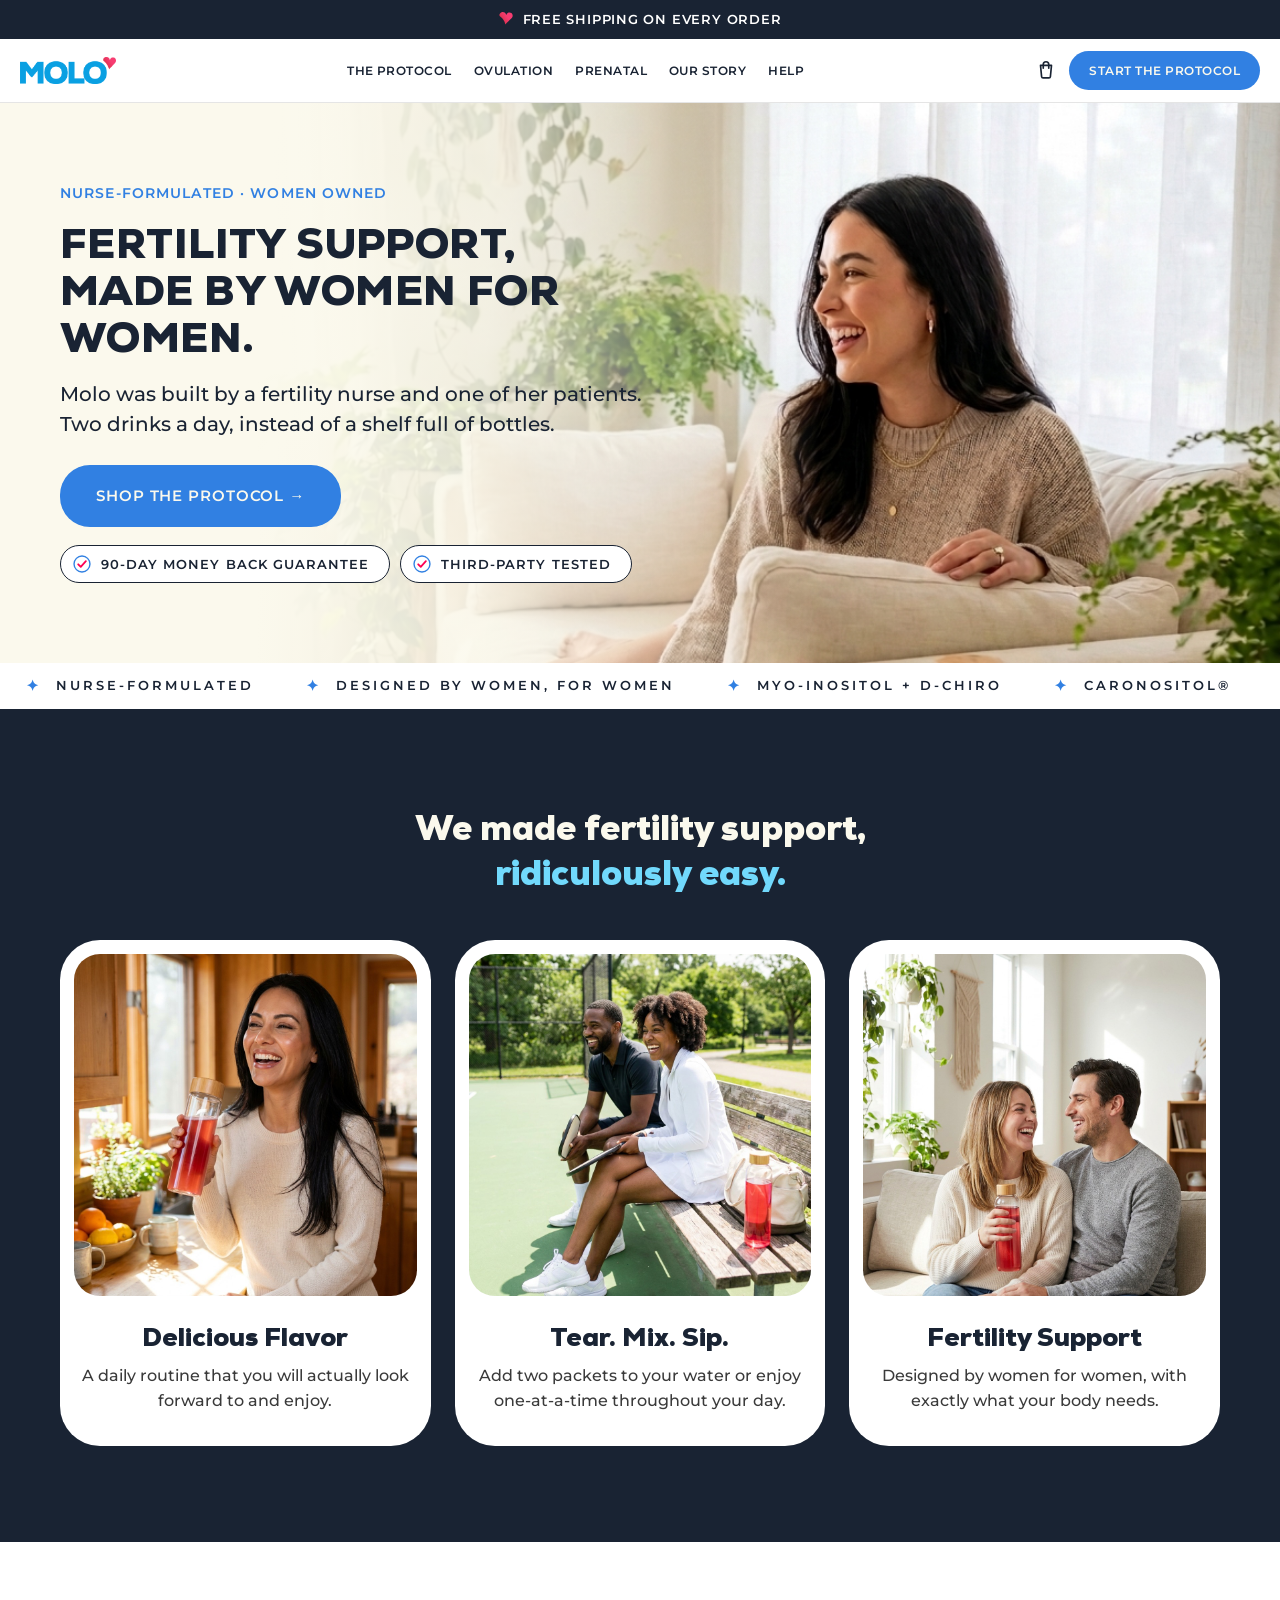
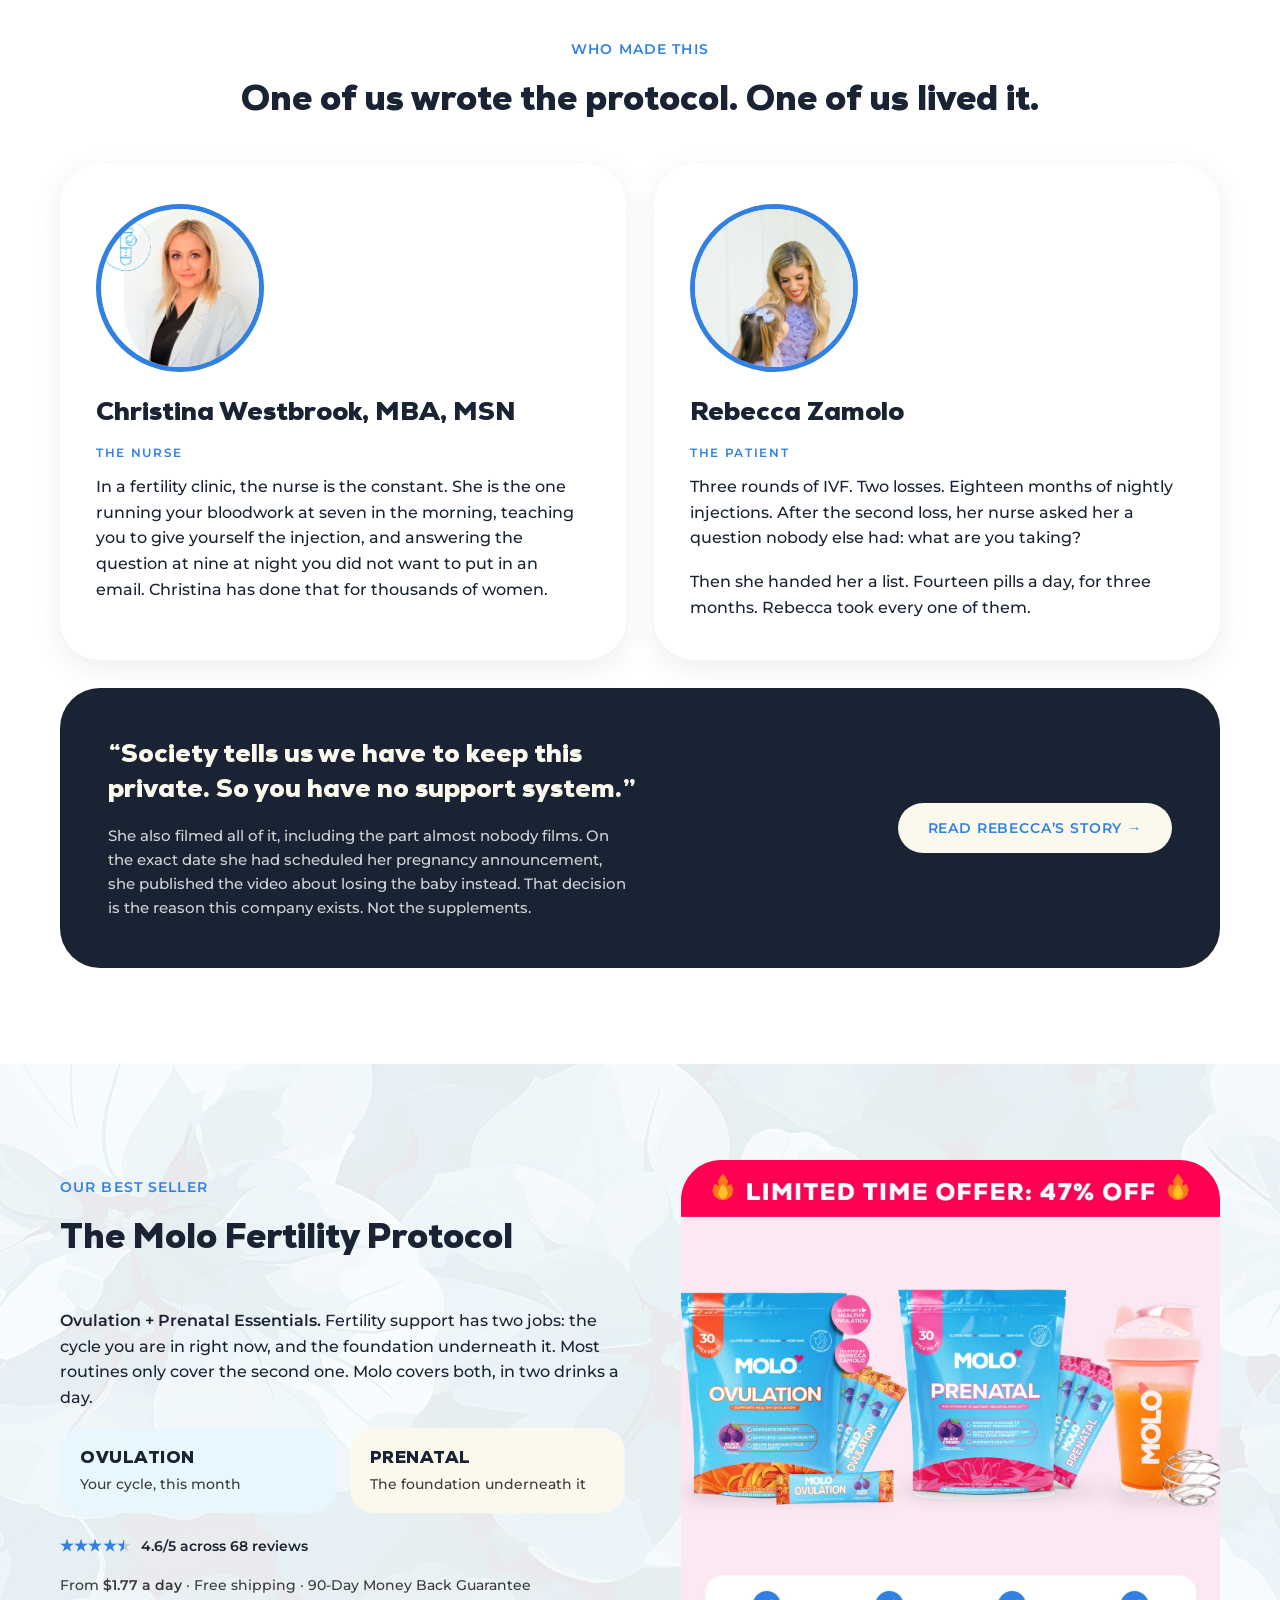
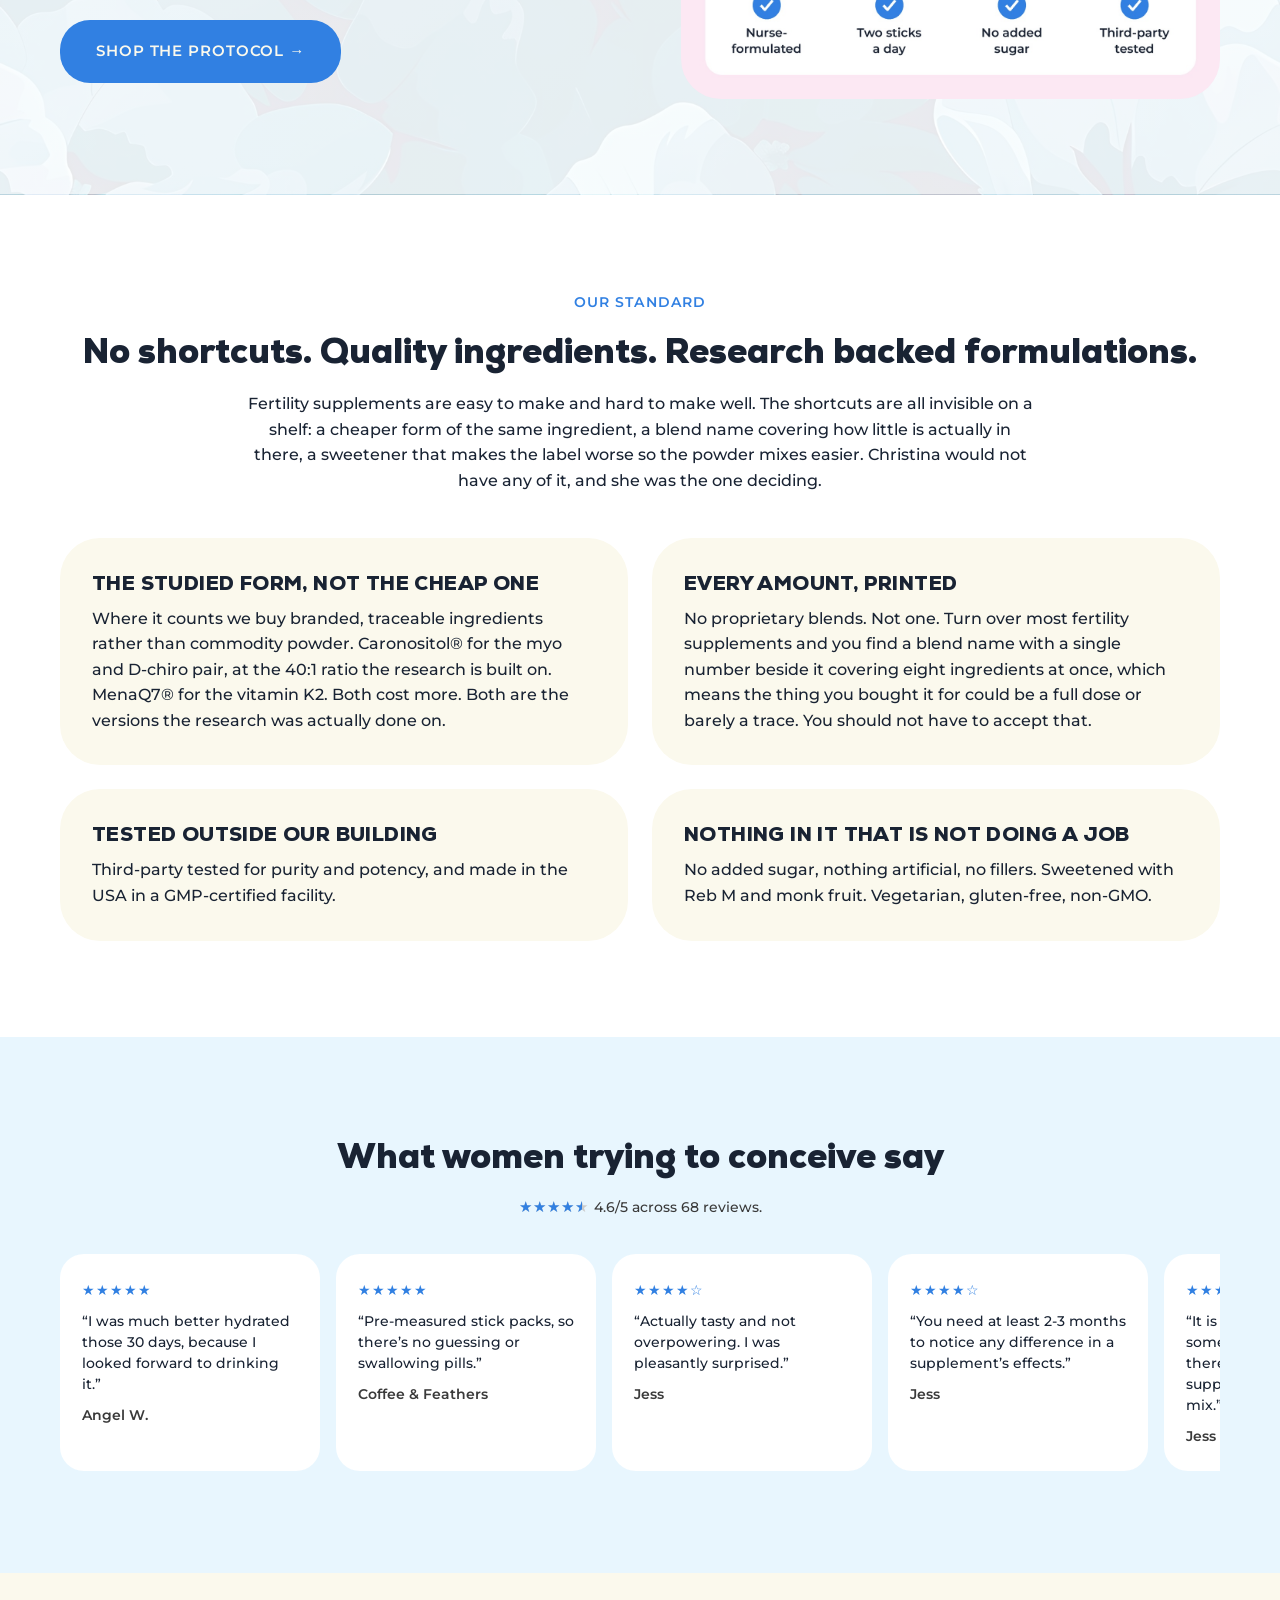
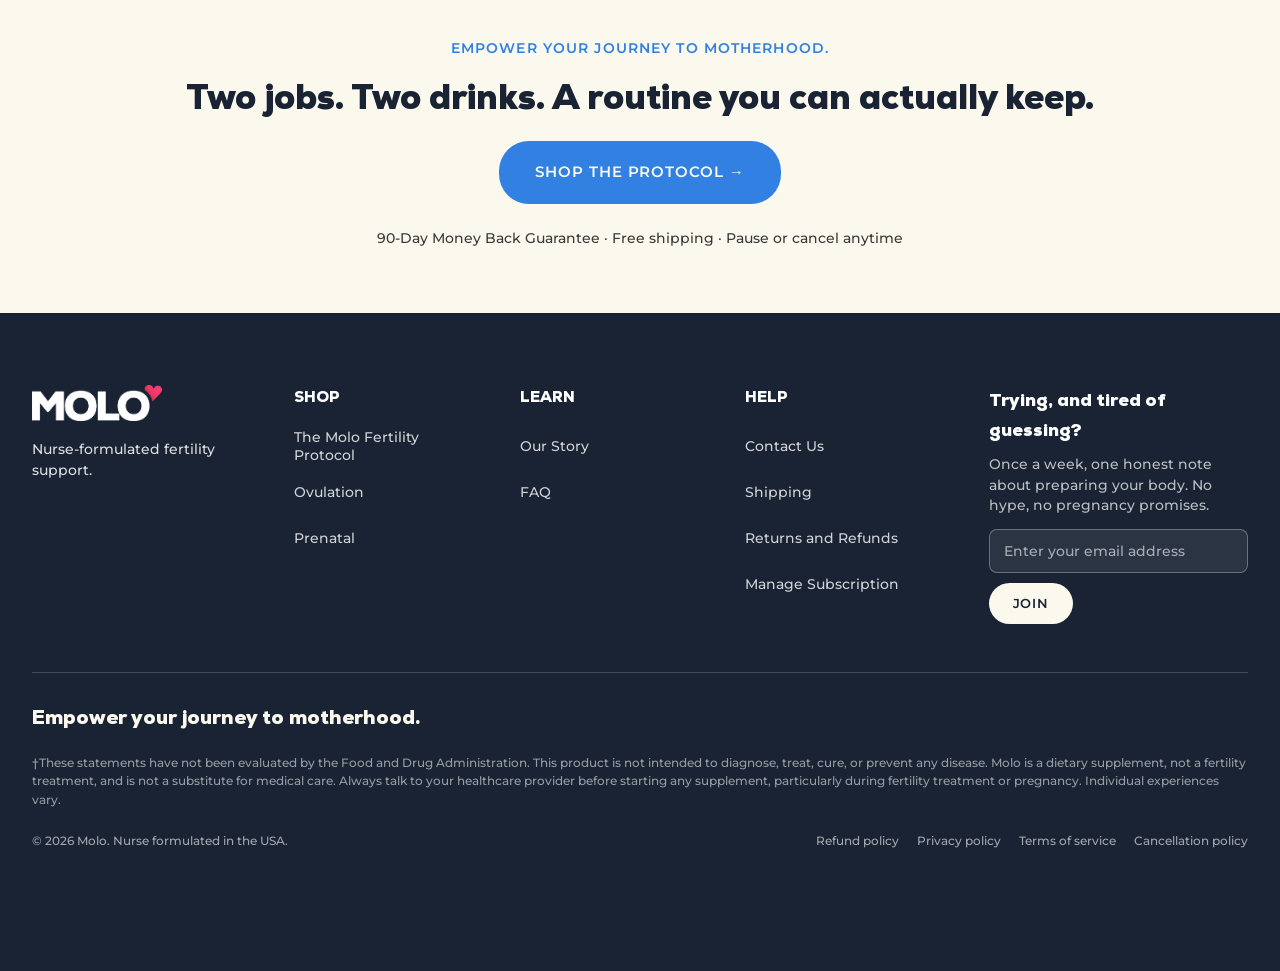
<file: index.html>
<!DOCTYPE html>
<html lang="en">
<head>
<meta charset="utf-8">
<meta name="viewport" content="width=device-width, initial-scale=1">
<meta name="robots" content="noindex, nofollow">
<title>Molo — Fertility support made by women, for women</title>
<meta name="description" content="Nurse-formulated fertility support. Ovulation and Prenatal, two drinks a day instead of a shelf full of bottles.">
<link rel="icon" href="assets/molo-heart-mark.svg">
<link rel="stylesheet" href="_ds/molo-design-system-e2e87b0e-ba87-4c2c-8d2e-76acdc8a775e/tokens/fonts.css">
<link rel="stylesheet" href="_ds/molo-design-system-e2e87b0e-ba87-4c2c-8d2e-76acdc8a775e/tokens/colors.css">
<link rel="stylesheet" href="_ds/molo-design-system-e2e87b0e-ba87-4c2c-8d2e-76acdc8a775e/tokens/typography.css">
<link rel="stylesheet" href="_ds/molo-design-system-e2e87b0e-ba87-4c2c-8d2e-76acdc8a775e/tokens/geometry.css">
<link rel="stylesheet" href="_ds/molo-design-system-e2e87b0e-ba87-4c2c-8d2e-76acdc8a775e/tokens/semantic.css">
<link rel="stylesheet" href="assets/site.css">
<style>
/* ---- Home only ---------------------------------------------------------- */
/* Full-bleed hero: the photo sits behind a left-to-right cream scrim so the
   copy has a readable ground without a box around it. */
.hhero{position:relative;min-height:560px;display:flex;align-items:center;overflow:hidden;background:var(--molo-cream)}
/* A portrait source under object-fit:cover has no horizontal freedom in a wide
   box, so object-position cannot move her sideways. Insetting the image box
   from the left does: at left:20% her face lands at 68% of the viewport rather
   than 60%. The mask dissolves the box's left edge into the cream so there is
   no seam, which also means the scrim over her can be much lighter. */
.hhero__img{position:absolute;top:0;right:0;bottom:0;left:20%;
  -webkit-mask-image:linear-gradient(90deg,transparent 0,#000 30%);
          mask-image:linear-gradient(90deg,transparent 0,#000 30%)}
/* The source is portrait, so object-fit:cover scales to width and crops only
   vertically. Her face sits 30% down the image; at 40% the band's top edge
   overtakes it around 1850px wide and she is cropped off. 28% holds her at
   34-43% down the band from 1280 all the way to 3440. */
.hhero__img img{width:100%;height:100%;object-fit:cover;object-position:60% 28%}
/* Stops track the copy column (fixed 600px, centred container) rather than the
   viewport, so the wash stays dense behind the text and is fully clear before
   60% where her face is, at every desktop width. */
.hhero__scrim{position:absolute;inset:0;
  background:linear-gradient(90deg,
    rgba(251,249,237,.92) 0,
    rgba(251,249,237,.80) 38%,
    rgba(251,249,237,.32) 54%,
    rgba(251,249,237,0) 64%)}
.hhero__inner{position:relative;width:100%;padding-top:72px;padding-bottom:72px}
.hhero__copy{max-width:600px}
@media(max-width:1200px){.hhero__copy{max-width:520px}}
/* Below ~830 the copy column would run into her, so the hero drops the
   side-by-side treatment and washes vertically instead. */
@media(max-width:900px){
  .hhero{display:block;min-height:0}
  .hhero__img{position:relative;height:380px;left:0;
    -webkit-mask-image:none;mask-image:none}
  .hhero__img img{object-position:65% 32%}
  .hhero__scrim{display:none}
  .hhero__inner{padding:30px 0 10px}
}

/* Founders: two equal cards, 168px circular portraits with a 5px blue ring. */
.founders{display:grid;grid-template-columns:minmax(0,1fr) minmax(0,1fr);gap:28px}
.founder{background:#fff;border-radius:40px;box-shadow:0 8px 28px rgba(4,36,54,.08);padding:40px 36px}
.founder__pic{width:168px;height:168px;border-radius:50%;overflow:hidden;border:5px solid var(--molo-blue);margin:0 0 22px}
.founder__pic img{width:100%;height:100%;object-fit:cover;object-position:top}
.founder__role{font-weight:600;font-size:12px;letter-spacing:.14em;text-transform:uppercase;color:var(--molo-blue);margin:0 0 12px}

.quoteband{background:var(--molo-navy);border-radius:40px;padding:48px;margin-top:28px;
  display:grid;grid-template-columns:minmax(0,1fr) auto;gap:36px;align-items:center}
.quoteband p{color:var(--molo-cream);font-family:var(--molo-font-display);font-weight:400;
  font-size:26px;line-height:1.35;margin:0;max-width:30ch}

/* Merch block sits on the floral band and links out only. No add to cart here. */
/* Three items, not two: the heading is split out so that when this stacks the
   product image lands directly under "Our best seller" instead of after the
   whole column. On desktop the heading and body sit in column one, rows one and
   two, and the picture spans both rows in column two — which is the two-column
   layout it has always been. row-gap:0 because head and body were one div until
   now and the h2's own margin is the space between them. */
.merch{display:grid;grid-template-columns:minmax(0,1.05fr) minmax(0,1fr);
  column-gap:56px;row-gap:0;align-items:center}
.merch__head{grid-column:1;grid-row:1}
.merch__body{grid-column:1;grid-row:2}
.merch__pic{grid-column:2;grid-row:1 / span 2;display:block}
.merch__pic img{transition:transform var(--molo-dur) var(--molo-ease)}
.merch__pic:hover img{transform:scale(1.03)}
.merch__split{display:grid;grid-template-columns:1fr 1fr;gap:14px;margin:0 0 22px}
.merch__half{border-radius:24px;padding:18px 20px}
.merch__half.ov{background:var(--surface-tint-soft)}
.merch__half.pn{background:var(--molo-cream)}
.merch__half .h4{margin:0 0 4px;font-family:var(--molo-font-display);font-weight:400;font-size:17px;
  text-transform:uppercase;letter-spacing:.03em}
.merch__half p{margin:0;font-size:13.5px;color:var(--molo-gray-3a);max-width:none}

.stdgrid{display:grid;grid-template-columns:repeat(2,minmax(0,1fr));gap:24px}

@media(max-width:960px){
  .founders,.merch,.stdgrid{grid-template-columns:minmax(0,1fr);gap:22px}
  /* Stacked: drop the explicit placement so the DOM order runs
     heading, picture, body. */
  .merch__head,.merch__pic,.merch__body{grid-column:1;grid-row:auto}
  .quoteband{grid-template-columns:minmax(0,1fr);padding:32px;gap:22px}
  .quoteband p{font-size:21px}
}
@media(max-width:640px){
  /* Above the fold on a phone must carry H1 + CTA. The photo becomes a banner
     above the copy rather than a scrim behind it, which at 375 just muddies
     both. */
  .hhero__img{height:300px}
  .hhero__inner{padding:28px 0 8px}
  .founder{padding:26px 22px;border-radius:28px}
  .founder__pic{width:120px;height:120px;border-width:4px;margin-bottom:16px}
  .merch__split{grid-template-columns:1fr;gap:10px}
  .quoteband{padding:24px;border-radius:28px}
  .quoteband p{font-size:18px}
}
</style>
</head>
<body data-page="home">
<div id="site-header"></div>

<main>

  <!-- 1 · HERO ---------------------------------------------------------- -->
  <section class="hhero">
    <div class="hhero__img">
      <img src="assets/lp/LP-HERO.png" alt="A woman laughing on a sofa in a sunlit, plant-filled living room, a glass bottle of Molo beside her" fetchpriority="high">
    </div>
    <div class="hhero__scrim"></div>
    <div class="hhero__inner">
      <div class="wrap">
        <div class="hhero__copy">
          <p class="eyebrow">Nurse-formulated · Women owned</p>
          <h1 class="h1">Fertility support, made by women for women.</h1>
          <p class="lead">Molo was built by a fertility nurse and one of her patients. Two drinks a day, instead of a shelf full of bottles.</p>
          <p style="margin:26px 0 18px"><a class="btn btn-lg" href="protocol.html">Shop the Protocol →</a></p>
          <div class="pillrow">
            <span class="pill"><svg class="chk" width="18" height="18" viewBox="0 0 26 26" aria-hidden="true"><circle cx="13" cy="13" r="11.5" fill="none" stroke="var(--molo-blue)" stroke-width="2"/><path d="M7.5 13.4l3.7 3.6L18.6 9" fill="none" stroke="var(--molo-heart-flat)" stroke-width="2.6" stroke-linecap="round" stroke-linejoin="round"/></svg>90-Day Money Back Guarantee</span>
            <span class="pill"><svg class="chk" width="18" height="18" viewBox="0 0 26 26" aria-hidden="true"><circle cx="13" cy="13" r="11.5" fill="none" stroke="var(--molo-blue)" stroke-width="2"/><path d="M7.5 13.4l3.7 3.6L18.6 9" fill="none" stroke="var(--molo-heart-flat)" stroke-width="2.6" stroke-linecap="round" stroke-linejoin="round"/></svg>Third-party tested</span>
          </div>
        </div>
      </div>
    </div>
  </section>

  <!-- 2 · TICKER -------------------------------------------------------- -->
  <div class="ticker" aria-hidden="true">
    <div class="ticker__track">
      <span><b>✦</b>Nurse-formulated</span><span><b>✦</b>Designed by women, for women</span><span><b>✦</b>Myo-inositol + D-chiro</span><span><b>✦</b>Caronositol®</span><span><b>✦</b>600mcg methylfolate</span><span><b>✦</b>MenaQ7® K2</span><span><b>✦</b>No added sugar</span><span><b>✦</b>Third-party tested</span><span><b>✦</b>Made in the USA</span><span><b>✦</b>Women owned</span>
    </div>
  </div>

  <!-- 3 · RIDICULOUSLY EASY ---------------------------------------------- -->
  <section class="sec navy">
    <div class="wrap">
      <div class="center">
        <h2 class="h2 full easy__head">We made fertility support,<br><span class="easy__accent">ridiculously easy.</span></h2>
      </div>

      <div class="easy__grid">
        <article class="easy__card">
          <div class="easy__pic"><img src="assets/library/home/easy-flavor.jpg" alt="A woman laughing in a sunlit kitchen, holding a bottle of Molo" loading="lazy" decoding="async"></div>
          <h3 class="h3">Delicious Flavor</h3>
          <p class="easy__body">A daily routine that you will actually look forward to and enjoy.</p>
        </article>

        <article class="easy__card">
          <div class="easy__pic"><img src="assets/library/home/easy-mix.jpg" alt="A couple laughing courtside after pickleball, a bottle of Molo on the bench beside them" loading="lazy" decoding="async"></div>
          <h3 class="h3">Tear. Mix. Sip.</h3>
          <p class="easy__body">Add two packets to your water or enjoy one-at-a-time throughout your day.</p>
        </article>

        <article class="easy__card">
          <div class="easy__pic"><img src="assets/library/home/easy-support.jpg" alt="A couple laughing together on a sofa, one of them holding a bottle of Molo" loading="lazy" decoding="async"></div>
          <h3 class="h3">Fertility Support</h3>
          <p class="easy__body">Designed by women for women, with exactly what your body needs.</p>
        </article>
      </div>
    </div>
  </section>

  <!-- 4 · WHO MADE THIS -------------------------------------------------- -->
  <section class="sec">
    <div class="wrap">
      <div class="center" style="margin-bottom:44px">
        <p class="eyebrow">Who made this</p>
        <h2 class="h2 full">One of us wrote the protocol. One of us lived it.</h2>
      </div>

      <div class="founders">
        <article class="founder">
          <div class="founder__pic"><img src="assets/christina-westbrook-headshot.png" alt="Christina Westbrook, MBA, MSN"></div>
          <h3 class="h3">Christina Westbrook, MBA, MSN</h3>
          <p class="founder__role">The nurse</p>
          <p>In a fertility clinic, the nurse is the constant. She is the one running your bloodwork at seven in the morning, teaching you to give yourself the injection, and answering the question at nine at night you did not want to put in an email. Christina has done that for thousands of women.</p>
        </article>

        <article class="founder">
          <div class="founder__pic"><img src="assets/library/lifestyle/facetune-0704.jpg" alt="Rebecca Zamolo"></div>
          <h3 class="h3">Rebecca Zamolo</h3>
          <p class="founder__role">The patient</p>
          <p>Three rounds of IVF. Two losses. Eighteen months of nightly injections. After the second loss, her nurse asked her a question nobody else had: what are you taking?</p>
          <p>Then she handed her a list. Fourteen pills a day, for three months. Rebecca took every one of them.</p>
        </article>
      </div>

      <div class="quoteband">
        <div>
          <p>“Society tells us we have to keep this private. So you have no support system.”</p>
          <p style="font-family:var(--molo-font-body);font-size:15px;line-height:1.6;color:rgba(255,255,255,.8);margin-top:18px;max-width:52ch">
            She also filmed all of it, including the part almost nobody films. On the exact date she had scheduled her pregnancy announcement, she published the video about losing the baby instead. That decision is the reason this company exists. Not the supplements.</p>
        </div>
        <a class="btn btn-cream" href="our-story.html#rebecca">Read Rebecca’s story →</a>
      </div>
    </div>
  </section>

  <!-- 5 · MERCH BLOCK (links out only, no add-to-cart on Home) ------------ -->
  <section class="sec pat">
    <div class="wrap">
      <div class="merch">
        <div class="merch__head">
          <p class="eyebrow">Our best seller</p>
          <h2 class="h2 wide">The Molo Fertility Protocol</h2>
        </div>

        <a class="imgframe merch__pic" href="protocol.html" style="aspect-ratio:1"
           aria-label="Shop the Molo Fertility Protocol"><img src="assets/lp/HERO-BUYBOX-blush.jpg"
          alt="Molo Ovulation and Prenatal with the free shaker. Nurse-formulated, two sticks a day, no added sugar, third-party tested." loading="lazy" width="1400" height="1400"></a>

        <div class="merch__body">
          <p><b>Ovulation + Prenatal Essentials.</b> Fertility support has two jobs: the cycle you are in right now, and the foundation underneath it. Most routines only cover the second one. Molo covers both, in two drinks a day.</p>

          <div class="merch__split">
            <div class="merch__half ov"><h3 class="h4">Ovulation</h3><p>Your cycle, this month</p></div>
            <div class="merch__half pn"><h3 class="h4">Prenatal</h3><p>The foundation underneath it</p></div>
          </div>

          <!-- 4.6/68 belongs to Molo Prenatal only. Never fused with Ovulation. -->
          <p class="small" style="font-weight:600;display:flex;align-items:center;gap:10px;flex-wrap:wrap">
            <span class="rating" role="img" aria-label="Rated 4.6 out of 5" style="--pct:90%">★★★★★</span>
            4.6/5 across 68 reviews
          </p>
          <p class="small" style="color:var(--molo-gray-3a)">From <b>$1.77 a day</b> · Free shipping · 90-Day Money Back Guarantee</p>
          <p style="margin-top:24px"><a class="btn btn-lg" href="protocol.html">Shop the Protocol →</a></p>
        </div>
      </div>
    </div>
  </section>

  <!-- 6 · OUR STANDARD --------------------------------------------------- -->
  <!-- White, not tint: Reviews below is tint too, and two tinted sections in a
       row read as one block. Cream .ccard on white is the same pairing help.html
       already uses. -->
  <section class="sec">
    <div class="wrap">
      <div class="center" style="margin-bottom:44px">
        <p class="eyebrow">Our standard</p>
        <h2 class="h2 full">No shortcuts. Quality ingredients. Research backed formulations.</h2>
        <p style="max-width:72ch">Fertility supplements are easy to make and hard to make well. The shortcuts are all invisible on a shelf: a cheaper form of the same ingredient, a blend name covering how little is actually in there, a sweetener that makes the label worse so the powder mixes easier. Christina would not have any of it, and she was the one deciding.</p>
      </div>

      <div class="stdgrid">
        <div class="ccard">
          <h3 class="h4">The studied form, not the cheap one</h3>
          <p>Where it counts we buy branded, traceable ingredients rather than commodity powder. Caronositol® for the myo and D-chiro pair, at the 40:1 ratio the research is built on. MenaQ7® for the vitamin K2. Both cost more. Both are the versions the research was actually done on.</p>
        </div>
        <div class="ccard">
          <h3 class="h4">Every amount, printed</h3>
          <p>No proprietary blends. Not one. Turn over most fertility supplements and you find a blend name with a single number beside it covering eight ingredients at once, which means the thing you bought it for could be a full dose or barely a trace. You should not have to accept that.</p>
        </div>
        <div class="ccard">
          <h3 class="h4">Tested outside our building</h3>
          <p>Third-party tested for purity and potency, and made in the USA in a GMP-certified facility.</p>
        </div>
        <div class="ccard">
          <h3 class="h4">Nothing in it that is not doing a job</h3>
          <p>No added sugar, nothing artificial, no fillers. Sweetened with Reb M and monk fruit. Vegetarian, gluten-free, non-GMO.</p>
        </div>
      </div>
    </div>
  </section>

  <!-- 7 · REVIEWS -------------------------------------------------------- -->
  <section class="sec tint">
    <div class="wrap">
      <div class="center" style="margin-bottom:36px">
        <h2 class="h2 full">What women trying to conceive say</h2>
        <p class="small" style="color:var(--molo-gray-3a)">
          <span class="rating" role="img" aria-label="Rated 4.6 out of 5" style="--pct:90%">★★★★★</span>
          4.6/5 across 68 reviews.</p>
      </div>

      <div class="hscroll">
        <div class="rev"><span class="stars">★★★★★</span><p>“I was much better hydrated those 30 days, because I looked forward to drinking it.”</p><p class="byline">Angel W.</p></div>
        <div class="rev"><span class="stars">★★★★★</span><p>“Pre-measured stick packs, so there’s no guessing or swallowing pills.”</p><p class="byline">Coffee &amp; Feathers</p></div>
        <div class="rev"><span class="stars">★★★★☆</span><p>“Actually tasty and not overpowering. I was pleasantly surprised.”</p><p class="byline">Jess</p></div>
        <div class="rev"><span class="stars">★★★★☆</span><p>“You need at least 2-3 months to notice any difference in a supplement’s effects.”</p><p class="byline">Jess</p></div>
        <div class="rev"><span class="stars">★★★★☆</span><p>“It is cheaper to buy something like this, where there are several supplements in a packet mix.”</p><p class="byline">Jess</p></div>
        <div class="rev"><span class="stars">★★★★★</span><p>“Not only does this look like a quality supplement, but it tastes great.”</p><p class="byline">Dawn</p></div>
        <div class="rev"><span class="stars">★★★★☆</span><p>“The stick packs are actually pleasant, easy to take with a little water.”</p><p class="byline">Sarah</p></div>
        <div class="rev"><span class="stars">★★★★★</span><p>“I love that it comes in pre-measured stick packs, so there is no guessing or swallowing pills.”</p><p class="byline">Emily</p></div>
        <div class="rev"><span class="stars">★★★★★</span><p>“Love the flavor.”</p><p class="byline">Verified Buyer</p></div>
      </div>
    </div>
  </section>

  <!-- 8 · CLOSING -------------------------------------------------------- -->
  <section class="sec-sm cream">
    <div class="wrap center">
      <p class="eyebrow">Empower your journey to motherhood.</p>
      <h2 class="h2 full" style="margin-bottom:22px">Two jobs. Two drinks. A routine you can actually keep.</h2>
      <p style="margin-bottom:24px"><a class="btn btn-lg" href="protocol.html">Shop the Protocol →</a></p>
      <p class="small" style="color:var(--molo-gray-3a)">90-Day Money Back Guarantee · Free shipping · Pause or cancel anytime</p>
    </div>
  </section>

</main>

<div id="site-footer"></div>
<script src="assets/site.js"></script>
</body>
</html>
</file>
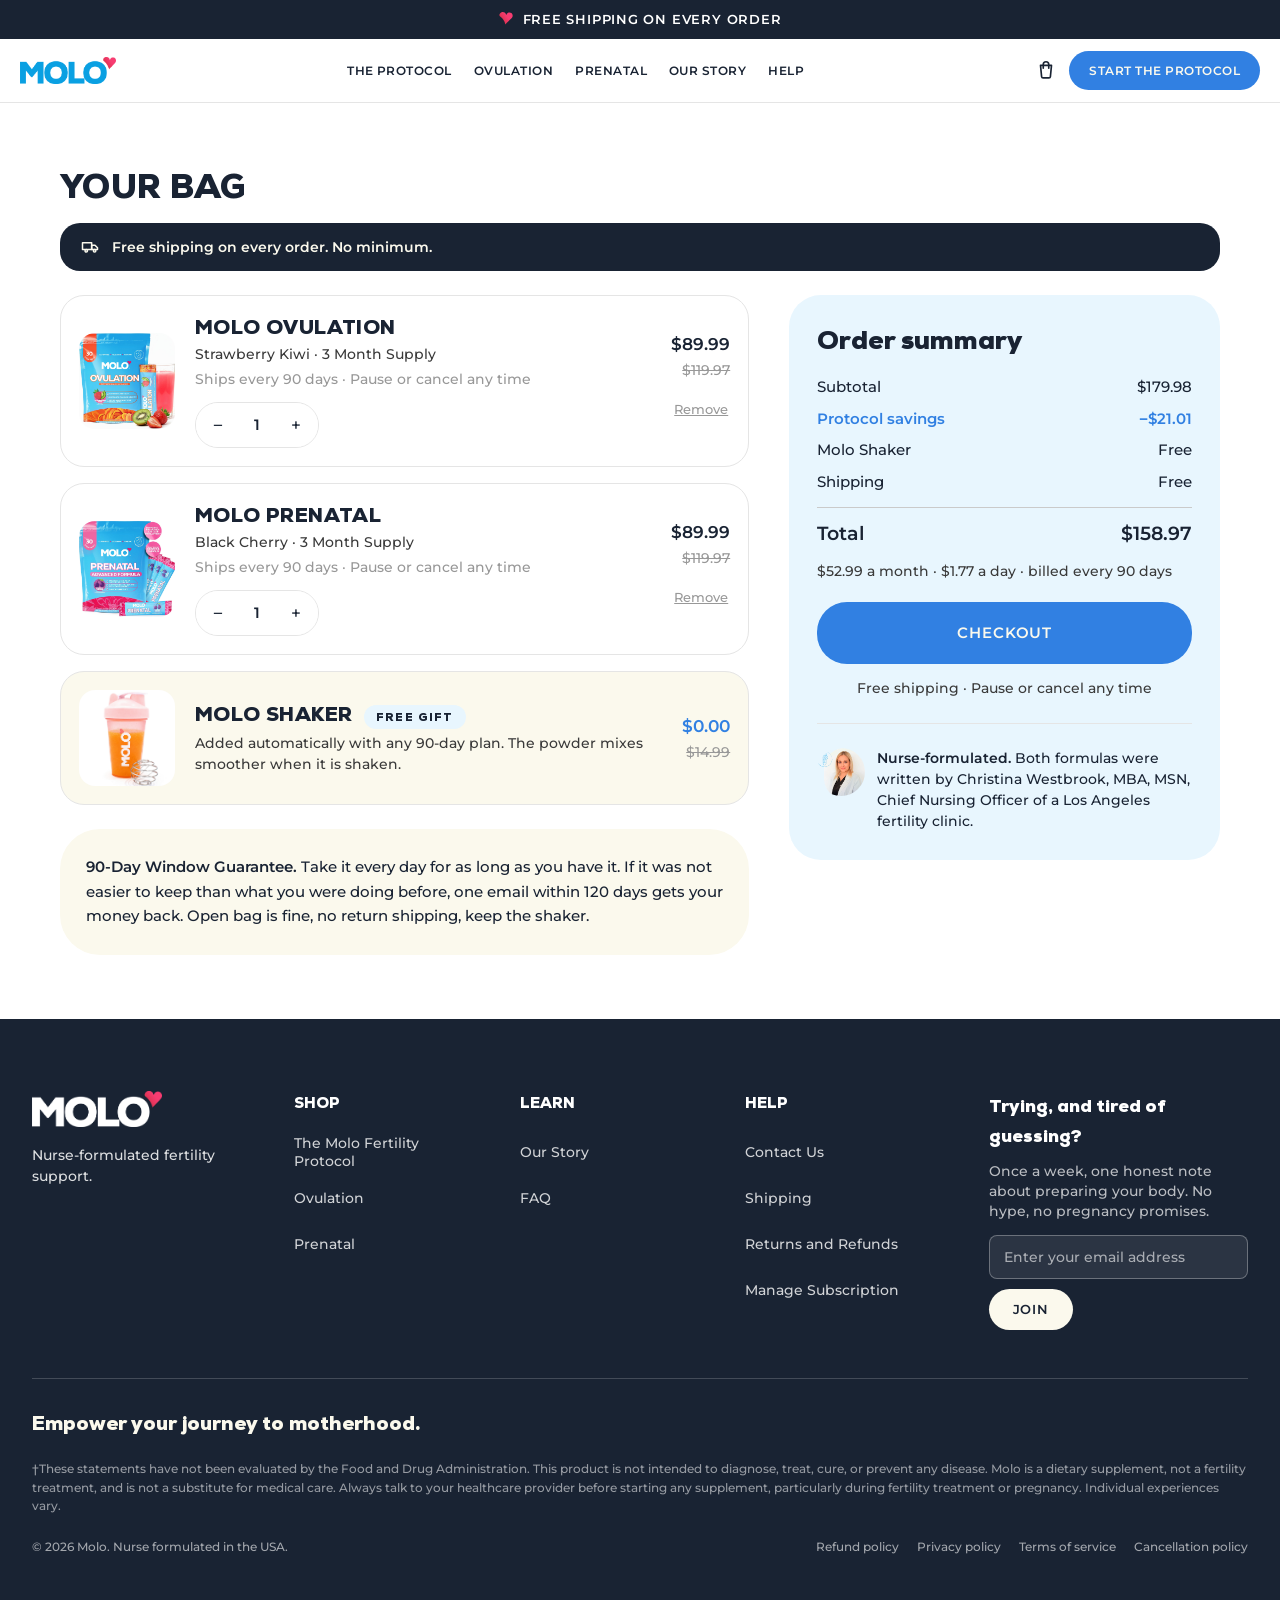
<file: cart.html>
<!DOCTYPE html>
<html lang="en">
<head>
<meta charset="utf-8">
<meta name="viewport" content="width=device-width, initial-scale=1">
<meta name="robots" content="noindex, nofollow">
<title>Your bag — Molo</title>
<link rel="icon" href="assets/molo-heart-mark.svg">
<link rel="stylesheet" href="_ds/molo-design-system-e2e87b0e-ba87-4c2c-8d2e-76acdc8a775e/tokens/fonts.css">
<link rel="stylesheet" href="_ds/molo-design-system-e2e87b0e-ba87-4c2c-8d2e-76acdc8a775e/tokens/colors.css">
<link rel="stylesheet" href="_ds/molo-design-system-e2e87b0e-ba87-4c2c-8d2e-76acdc8a775e/tokens/typography.css">
<link rel="stylesheet" href="_ds/molo-design-system-e2e87b0e-ba87-4c2c-8d2e-76acdc8a775e/tokens/geometry.css">
<link rel="stylesheet" href="_ds/molo-design-system-e2e87b0e-ba87-4c2c-8d2e-76acdc8a775e/tokens/semantic.css">
<link rel="stylesheet" href="assets/site.css">
<style>
.shipbar{background:var(--molo-navy);color:var(--molo-cream);border-radius:20px;padding:14px 20px;
  display:flex;align-items:center;gap:12px;font-weight:600;font-size:14px;margin:0 0 24px}
.giftrow{display:grid;grid-template-columns:96px minmax(0,1fr) auto;gap:20px;align-items:center;
  background:var(--molo-cream);border:1.5px solid var(--molo-gray-e5);border-radius:24px;padding:18px;margin:0 0 16px}
.giftrow img{width:96px;height:96px;object-fit:cover;border-radius:16px}
@media(max-width:640px){
  .giftrow{grid-template-columns:72px minmax(0,1fr);gap:14px;padding:14px}
  .giftrow img{width:72px;height:72px}
  .giftrow>*:nth-child(3){grid-column:1/-1}
}
</style>
</head>
<body data-page="cart">
<div id="site-header"></div>

<main>
<section class="sec-sm">
  <div class="wrap">
    <h1 class="h1" style="font-size:34px">Your bag</h1>

    <div class="shipbar">
      <svg width="20" height="20" viewBox="0 0 24 24" fill="none" stroke="currentColor" stroke-width="1.8" stroke-linecap="round" stroke-linejoin="round"><path d="M3 7h11v8H3z"/><path d="M14 10h4l3 3v2h-7z"/><circle cx="7.5" cy="16.5" r="1.5"/><circle cx="17.5" cy="16.5" r="1.5"/></svg>
      Free shipping on every order. No minimum.
    </div>

    <div class="cartgrid">
      <div>
        <h2 class="sr-only">Items in your bag</h2>
        <!-- line items -->
        <div class="lineitem">
          <img src="assets/lp/OFFER-1-ovulation-pack.jpg" alt="Molo Ovulation">
          <div>
            <h3 class="h4" style="margin-bottom:4px">Molo Ovulation</h3>
            <p class="small" style="color:var(--molo-gray-3a);margin:0 0 4px">Strawberry Kiwi · 3 Month Supply</p>
            <p class="small" style="color:var(--molo-gray-98);margin:0">Ships every 90 days · Pause or cancel any time</p>
            <div class="qty" style="margin-top:12px">
              <button type="button" aria-label="Decrease quantity">−</button><span>1</span><button type="button" aria-label="Increase quantity">+</button>
            </div>
          </div>
          <div style="text-align:right">
            <p style="font-weight:700;font-size:17px;margin:0">$89.99</p>
            <p class="small" style="color:var(--molo-gray-98);margin:2px 0 0"><s>$119.97</s></p>
            <button type="button" style="background:none;border:0;color:var(--molo-gray-98);font-size:13px;text-decoration:underline;cursor:pointer;margin-top:6px;min-height:44px;padding:0 2px">Remove</button>
          </div>
        </div>

        <div class="lineitem">
          <img src="assets/lp/OFFER-6-prenatal-pack.jpg" alt="Molo Prenatal">
          <div>
            <h3 class="h4" style="margin-bottom:4px">Molo Prenatal</h3>
            <p class="small" style="color:var(--molo-gray-3a);margin:0 0 4px">Black Cherry · 3 Month Supply</p>
            <p class="small" style="color:var(--molo-gray-98);margin:0">Ships every 90 days · Pause or cancel any time</p>
            <div class="qty" style="margin-top:12px">
              <button type="button" aria-label="Decrease quantity">−</button><span>1</span><button type="button" aria-label="Increase quantity">+</button>
            </div>
          </div>
          <div style="text-align:right">
            <p style="font-weight:700;font-size:17px;margin:0">$89.99</p>
            <p class="small" style="color:var(--molo-gray-98);margin:2px 0 0"><s>$119.97</s></p>
            <button type="button" style="background:none;border:0;color:var(--molo-gray-98);font-size:13px;text-decoration:underline;cursor:pointer;margin-top:6px;min-height:44px;padding:0 2px">Remove</button>
          </div>
        </div>

        <!-- free gift row -->
        <div class="giftrow">
          <img src="assets/shaker-orange-drink-clean.jpg" alt="Molo shaker bottle">
          <div>
            <h3 class="h4" style="margin-bottom:4px">Molo Shaker <span class="chip" style="font-size:11px;padding:5px 12px;margin-left:6px">Free gift</span></h3>
            <p class="small" style="color:var(--molo-gray-3a);margin:0">Added automatically with any 90-day plan. The powder mixes smoother when it is shaken.</p>
          </div>
          <div style="text-align:right">
            <p style="font-weight:700;font-size:17px;margin:0;color:var(--molo-blue)">$0.00</p>
            <p class="small" style="color:var(--molo-gray-98);margin:2px 0 0"><s>$14.99</s></p>
          </div>
        </div>

        <!-- Upsells only appear when the full Protocol is NOT in the bag. Both
             halves are here, so this block stays hidden. -->
        <div id="upsells" hidden style="margin-top:28px">
          <h3 class="h3">Complete your routine</h3>
          <p class="small" style="color:var(--molo-gray-3a)">Fertility support has two jobs. You are covering one of them.</p>
        </div>

        <div class="ccard" style="margin-top:24px;padding:26px">
          <p style="margin:0;font-size:15px"><b>90-Day Window Guarantee.</b> Take it every day for as long as you have it. If it was not easier to keep than what you were doing before, one email within 120 days gets your money back. Open bag is fine, no return shipping, keep the shaker.</p>
        </div>
      </div>

      <!-- order summary -->
      <aside class="summary">
        <h2 class="h3" style="margin-bottom:20px">Order summary</h2>
        <div class="sumrow"><span>Subtotal</span><span>$179.98</span></div>
        <div class="sumrow"><span class="save">Protocol savings</span><span class="save">−$21.01</span></div>
        <div class="sumrow"><span>Molo Shaker</span><span>Free</span></div>
        <div class="sumrow"><span>Shipping</span><span>Free</span></div>
        <div class="sumrow tot"><span>Total</span><span>$158.97</span></div>
        <p class="small" style="color:var(--molo-gray-3a);margin:14px 0 0">$52.99 a month · $1.77 a day · billed every 90 days</p>
        <p style="margin:20px 0 0"><a class="btn btn-lg btn-block" href="#">Checkout</a></p>
        <p class="small center" style="margin-top:14px;color:var(--molo-gray-3a)">Free shipping · Pause or cancel any time</p>

        <hr class="divider">
        <div style="display:flex;gap:12px;align-items:flex-start">
          <img src="assets/christina-westbrook-headshot.png" alt="" style="width:48px;height:48px;border-radius:50%;object-fit:cover;object-position:top;flex:0 0 auto">
          <p class="small" style="margin:0;max-width:none"><b>Nurse-formulated.</b> Both formulas were written by Christina Westbrook, MBA, MSN, Chief Nursing Officer of a Los Angeles fertility clinic.</p>
        </div>
      </aside>
    </div>
  </div>
</section>
</main>

<div id="site-footer"></div>
<script src="assets/site.js"></script>
<script>
/* Quantity steppers are local-only in the prototype; Shopify owns cart state in
   production. Wired up so the control is testable, not to model real pricing. */
window.MoloPage = function () {
  document.querySelectorAll('.qty').forEach(function (q) {
    var val = q.querySelector('span');
    q.querySelectorAll('button').forEach(function (b, i) {
      b.addEventListener('click', function () {
        var n = parseInt(val.textContent, 10) + (i ? 1 : -1);
        val.textContent = String(Math.max(1, n));
      });
    });
  });
};
</script>
</body>
</html>
</file>
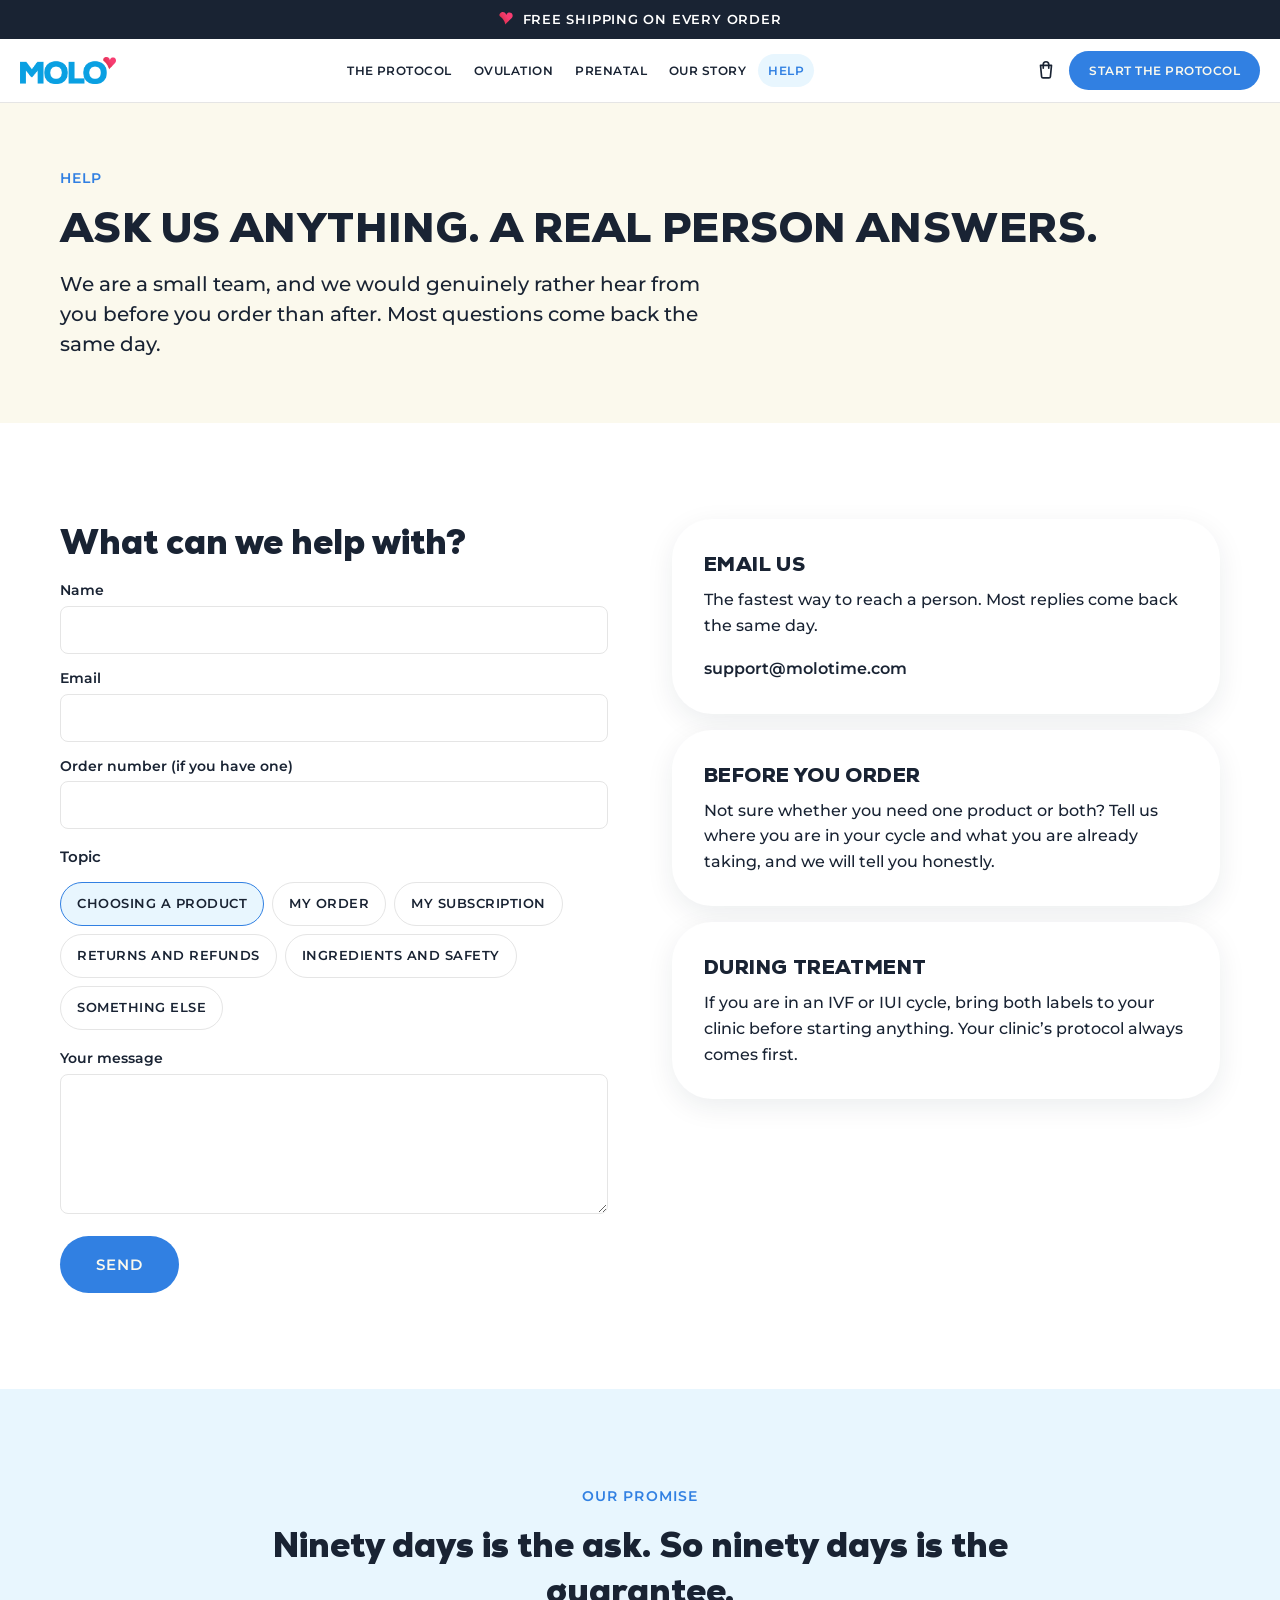
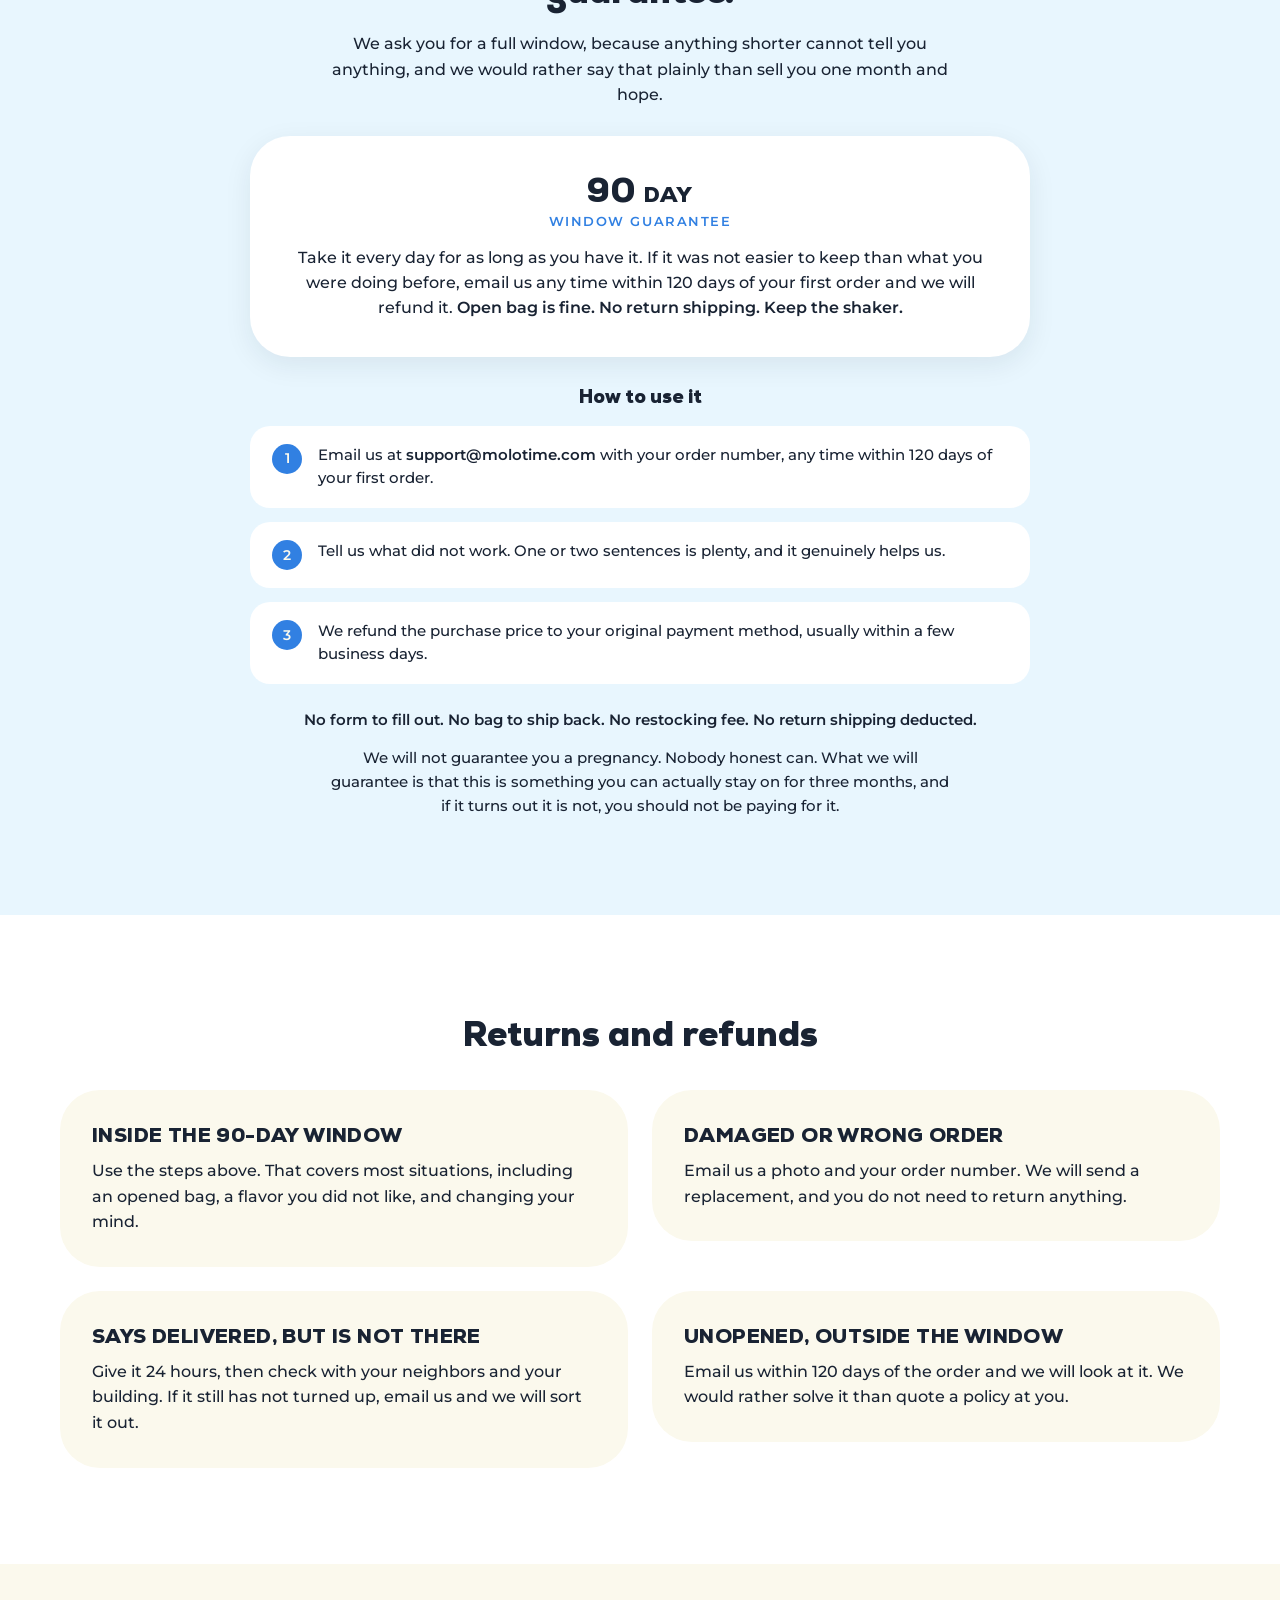
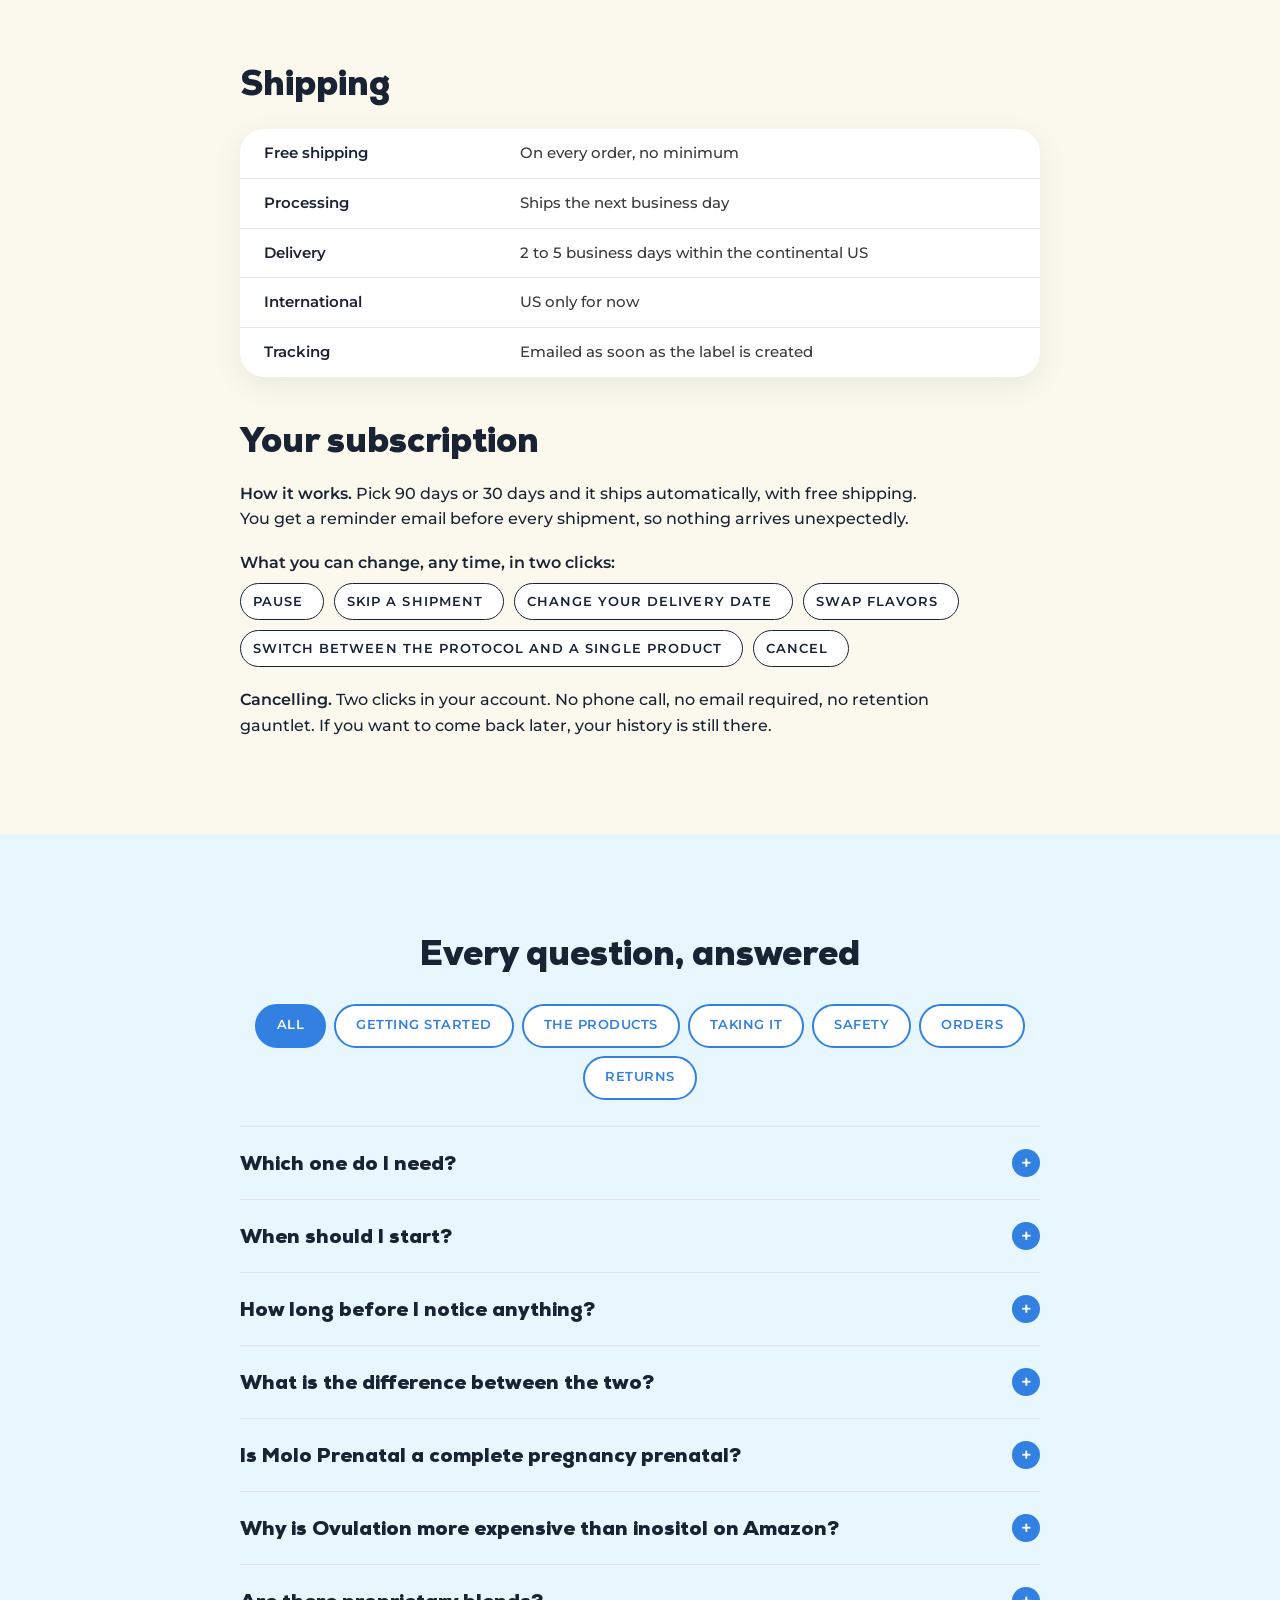
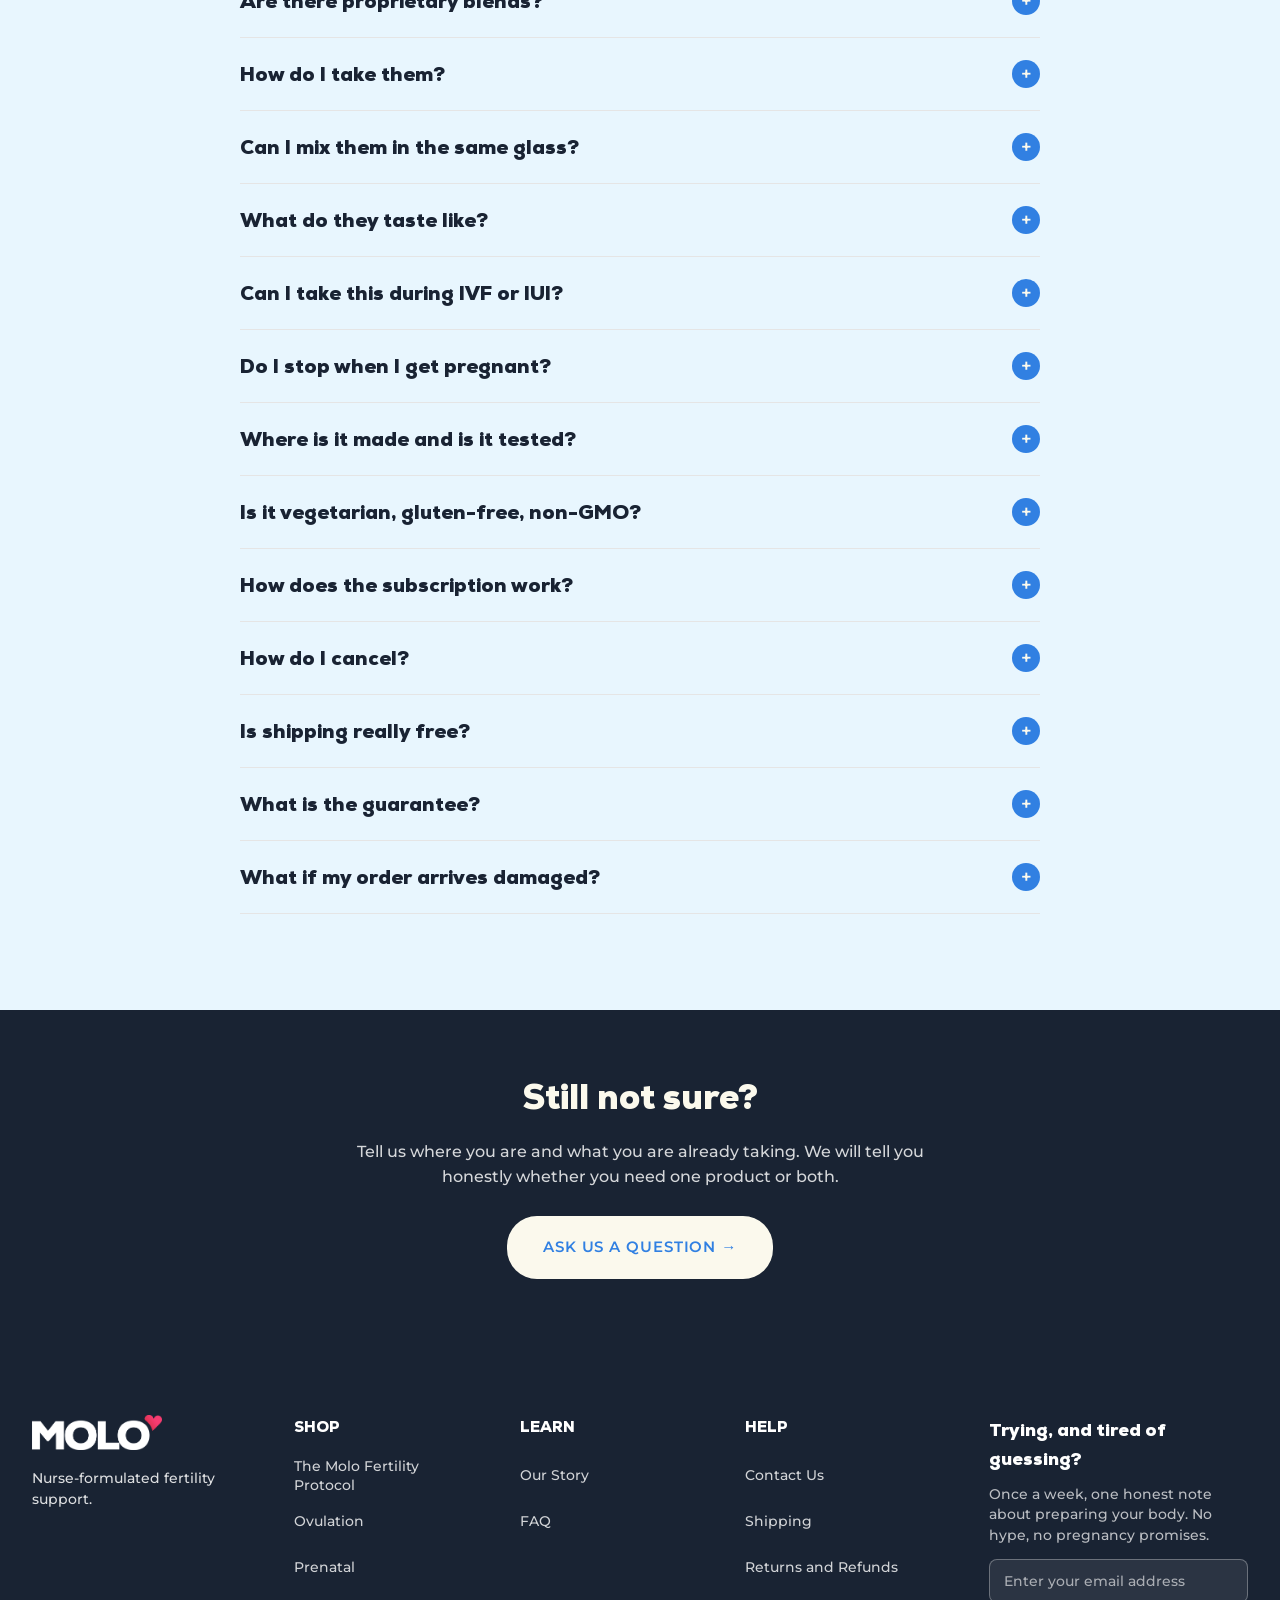
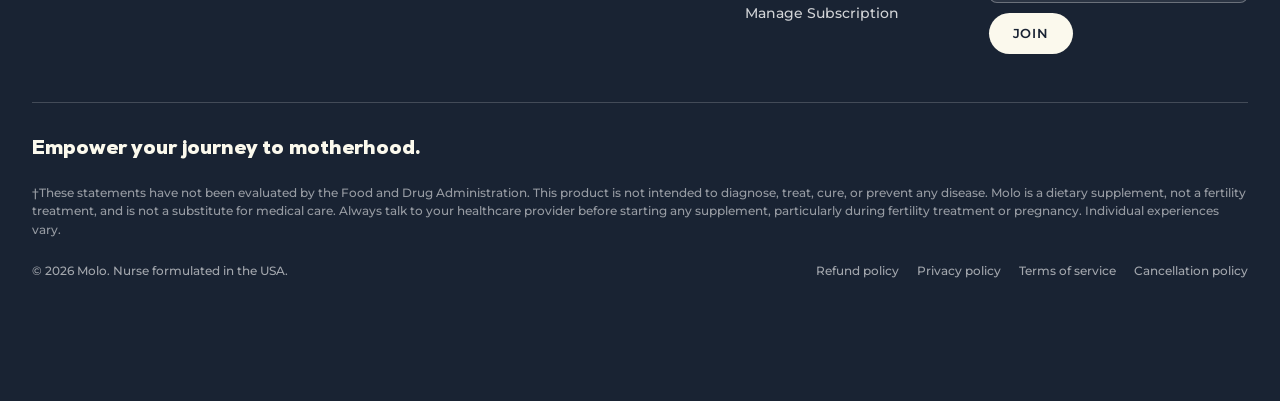
<file: help.html>
<!DOCTYPE html>
<html lang="en">
<head>
<meta charset="utf-8">
<meta name="viewport" content="width=device-width, initial-scale=1">
<meta name="robots" content="noindex, nofollow">
<title>Help — Molo</title>
<meta name="description" content="Shipping, returns, the 90-Day Window Guarantee, subscriptions, and every question we get asked.">
<link rel="icon" href="assets/molo-heart-mark.svg">
<link rel="stylesheet" href="_ds/molo-design-system-e2e87b0e-ba87-4c2c-8d2e-76acdc8a775e/tokens/fonts.css">
<link rel="stylesheet" href="_ds/molo-design-system-e2e87b0e-ba87-4c2c-8d2e-76acdc8a775e/tokens/colors.css">
<link rel="stylesheet" href="_ds/molo-design-system-e2e87b0e-ba87-4c2c-8d2e-76acdc8a775e/tokens/typography.css">
<link rel="stylesheet" href="_ds/molo-design-system-e2e87b0e-ba87-4c2c-8d2e-76acdc8a775e/tokens/geometry.css">
<link rel="stylesheet" href="_ds/molo-design-system-e2e87b0e-ba87-4c2c-8d2e-76acdc8a775e/tokens/semantic.css">
<link rel="stylesheet" href="assets/site.css">
<style>
.steps{counter-reset:s;display:grid;gap:16px;margin:24px 0 0}
.step{display:grid;grid-template-columns:38px minmax(0,1fr);gap:14px;align-items:start}
.step::before{counter-increment:s;content:counter(s);width:38px;height:38px;border-radius:50%;
  background:var(--molo-blue);color:var(--molo-cream);display:grid;place-items:center;
  font-family:var(--molo-font-display);font-size:17px}
.step p{margin:7px 0 0}
.inforow{display:grid;grid-template-columns:repeat(3,minmax(0,1fr));gap:20px}
@media(max-width:960px){.inforow{grid-template-columns:minmax(0,1fr)}}
</style>
</head>
<body data-page="help">
<div id="site-header"></div>

<main>

<section class="sec-sm cream">
  <div class="wrap">
    <p class="eyebrow">Help</p>
    <h1 class="h1">Ask us anything. A real person answers.</h1>
    <p class="lead">We are a small team, and we would genuinely rather hear from you before you order than after. Most questions come back the same day.</p>
  </div>
</section>

<!-- CONTACT ---------------------------------------------------------------- -->
<section class="sec" id="contact">
  <div class="wrap">
    <div class="grid2 top">
      <div>
        <h2 class="h2">What can we help with?</h2>
        <form onsubmit="return false">
          <label class="field"><span>Name</span><input type="text" name="name" autocomplete="name"></label>
          <label class="field"><span>Email</span><input type="email" name="email" autocomplete="email"></label>
          <label class="field"><span>Order number (if you have one)</span><input type="text" name="order"></label>

          <p class="bb__label">Topic</p>
          <div class="topicrow" data-chips>
            <button type="button" class="topic" aria-pressed="true">Choosing a product</button>
            <button type="button" class="topic" aria-pressed="false">My order</button>
            <button type="button" class="topic" aria-pressed="false">My subscription</button>
            <button type="button" class="topic" aria-pressed="false">Returns and refunds</button>
            <button type="button" class="topic" aria-pressed="false">Ingredients and safety</button>
            <button type="button" class="topic" aria-pressed="false">Something else</button>
          </div>

          <label class="field"><span>Your message</span><textarea name="message"></textarea></label>
          <button class="btn btn-lg" type="submit">Send</button>
        </form>
      </div>

      <div class="inforow" style="grid-template-columns:minmax(0,1fr);gap:16px">
        <div class="card"><h3 class="h4">Email us</h3><p>The fastest way to reach a person. Most replies come back the same day.</p><p><b>support@molotime.com</b></p></div>
        <div class="card"><h3 class="h4">Before you order</h3><p>Not sure whether you need one product or both? Tell us where you are in your cycle and what you are already taking, and we will tell you honestly.</p></div>
        <div class="card"><h3 class="h4">During treatment</h3><p>If you are in an IVF or IUI cycle, bring both labels to your clinic before starting anything. Your clinic’s protocol always comes first.</p></div>
      </div>
    </div>
  </div>
</section>

<!-- GUARANTEE -------------------------------------------------------------- -->
<section class="sec tint" id="guarantee">
  <div class="wrap-narrow center" style="max-width:860px">
    <p class="eyebrow">Our promise</p>
    <h2 class="h2 full">Ninety days is the ask. So ninety days is the guarantee.</h2>
    <p style="max-width:58ch;margin:0 auto 28px">We ask you for a full window, because anything shorter cannot
      tell you anything, and we would rather say that plainly than sell you one month and hope.</p>

    <div class="card" style="padding:36px 40px;margin-bottom:28px">
      <p class="gtee__num">90 <span>DAY</span></p>
      <p class="gtee__label">Window guarantee</p>
      <p style="margin:0;font-size:15.5px;line-height:1.6;max-width:none">Take it every day for as long as you
        have it. If it was not easier to keep than what you were doing before, email us any time within 120 days
        of your first order and we will refund it. <b>Open bag is fine. No return shipping. Keep the shaker.</b></p>
    </div>

    <h3 class="h3" style="font-size:19px;margin:0 0 16px">How to use it</h3>
    <div class="gtee__steps">
      <div class="gtee__step"><span>1</span><p>Email us at <b>support@molotime.com</b> with your order number,
        any time within 120 days of your first order.</p></div>
      <div class="gtee__step"><span>2</span><p>Tell us what did not work. One or two sentences is plenty, and
        it genuinely helps us.</p></div>
      <div class="gtee__step"><span>3</span><p>We refund the purchase price to your original payment method,
        usually within a few business days.</p></div>
    </div>

    <p style="font-size:15px;font-weight:600;margin:0 auto 14px;max-width:none">No form to fill out. No bag to
      ship back. No restocking fee. No return shipping deducted.</p>
    <p style="font-size:14.5px;line-height:1.65;margin:0 auto;max-width:62ch">We will not guarantee you a
      pregnancy. Nobody honest can. What we will guarantee is that this is something you can actually stay on
      for three months, and if it turns out it is not, you should not be paying for it.</p>
  </div>
</section>

<!-- RETURNS ---------------------------------------------------------------- -->
<section class="sec" id="returns">
  <div class="wrap">
    <div class="center" style="margin-bottom:34px"><h2 class="h2 full">Returns and refunds</h2></div>
    <div class="grid2 top" style="gap:24px">
      <div class="ccard"><h3 class="h4">Inside the 90-day window</h3><p>Use the steps above. That covers most situations, including an opened bag, a flavor you did not like, and changing your mind.</p></div>
      <div class="ccard"><h3 class="h4">Damaged or wrong order</h3><p>Email us a photo and your order number. We will send a replacement, and you do not need to return anything.</p></div>
      <div class="ccard"><h3 class="h4">Says delivered, but is not there</h3><p>Give it 24 hours, then check with your neighbors and your building. If it still has not turned up, email us and we will sort it out.</p></div>
      <div class="ccard"><h3 class="h4">Unopened, outside the window</h3><p>Email us within 120 days of the order and we will look at it. We would rather solve it than quote a policy at you.</p></div>
    </div>
  </div>
</section>

<!-- SHIPPING + SUBSCRIPTION ------------------------------------------------ -->
<section class="sec cream" id="shipping">
  <div class="wrap-narrow">
    <h2 class="h2 full" style="margin-bottom:24px">Shipping</h2>
    <div class="kvgrid" style="margin-bottom:40px">
      <div class="kvgrid__k">Free shipping</div><div class="kvgrid__v">On every order, no minimum</div>
      <div class="kvgrid__k">Processing</div><div class="kvgrid__v">Ships the next business day</div>
      <div class="kvgrid__k">Delivery</div><div class="kvgrid__v">2 to 5 business days within the continental US</div>
      <div class="kvgrid__k">International</div><div class="kvgrid__v">US only for now</div>
      <div class="kvgrid__k kvgrid__last">Tracking</div><div class="kvgrid__v kvgrid__last">Emailed as soon as the label is created</div>
    </div>

    <h2 class="h2 full" id="subscription" style="margin-bottom:18px">Your subscription</h2>
    <p><b>How it works.</b> Pick 90 days or 30 days and it ships automatically, with free shipping. You get a reminder email before every shipment, so nothing arrives unexpectedly.</p>
    <p style="margin-bottom:8px"><b>What you can change, any time, in two clicks:</b></p>
    <div class="pillrow" style="margin-bottom:20px">
      <span class="pill">Pause</span><span class="pill">Skip a shipment</span><span class="pill">Change your delivery date</span>
      <span class="pill">Swap flavors</span><span class="pill">Switch between the Protocol and a single product</span><span class="pill">Cancel</span>
    </div>
    <p><b>Cancelling.</b> Two clicks in your account. No phone call, no email required, no retention gauntlet. If you want to come back later, your history is still there.</p>
  </div>
</section>

<!-- FULL FAQ --------------------------------------------------------------- -->
<section class="sec tint" id="faq">
  <div class="wrap-narrow">
    <div class="center" style="margin-bottom:28px"><h2 class="h2 full">Every question, answered</h2></div>

    <div class="topicrow" data-chips="#faqlist" style="justify-content:center;margin-bottom:26px">
      <button type="button" class="topic topic--filter" aria-pressed="true" data-chip="all">All</button>
      <button type="button" class="topic topic--filter" aria-pressed="false" data-chip="start">Getting started</button>
      <button type="button" class="topic topic--filter" aria-pressed="false" data-chip="products">The products</button>
      <button type="button" class="topic topic--filter" aria-pressed="false" data-chip="taking">Taking it</button>
      <button type="button" class="topic topic--filter" aria-pressed="false" data-chip="safety">Safety</button>
      <button type="button" class="topic topic--filter" aria-pressed="false" data-chip="orders">Orders</button>
      <button type="button" class="topic topic--filter" aria-pressed="false" data-chip="returns">Returns</button>
    </div>

    <div id="faqlist">
      <details class="acc" data-chip-group="start"><summary>Which one do I need?</summary><div class="panel"><p>Most women need both, which is why we sell them as the Protocol. Ovulation works on the cycle you are in right now. Prenatal gets the foundation ready underneath it. If you are already on a prenatal you like, Ovulation alone is a reasonable place to start.</p></div></details>
      <details class="acc" data-chip-group="start"><summary>When should I start?</summary><div class="panel"><p>Now rather than after a positive. The neural tube closes in the first few weeks, often before a test reads positive, which is why folate matters in the months beforehand. And a follicle takes roughly 90 days to finish maturing, so the sooner you start the more of that window you cover.</p></div></details>
      <details class="acc" data-chip-group="start"><summary>How long before I notice anything?</summary><div class="panel"><p>Cycle regularity is what women most often tell us they track. Egg quality is not something you can feel, and anyone promising otherwise is selling you something. Give it the full ninety days.</p></div></details>

      <details class="acc" data-chip-group="products"><summary>What is the difference between the two?</summary><div class="panel"><p>Ovulation works on the cycle you are in right now, with myo-inositol, D-chiro-inositol, K2, D3 and zinc. Prenatal gets the foundation ready, with methylfolate, vitamin C, vitamin D, CoQ10 and ginger. Together they are the Protocol. On their own, each is half of one.</p></div></details>
      <details class="acc" data-chip-group="products"><summary>Is Molo Prenatal a complete pregnancy prenatal?</summary><div class="panel"><p>No. It is built as a preconception foundation, for the months before a positive. It does not contain choline, iodine, calcium or magnesium, and its iron is 4.5 mg rather than a pregnancy dose. When you get a positive, bring the label to your OB and ask about your iron and choline targets.</p></div></details>
      <details class="acc" data-chip-group="products"><summary>Why is Ovulation more expensive than inositol on Amazon?</summary><div class="panel"><p>Commodity 40:1 inositol will give you the two ingredients for about twenty dollars. What you are paying for here is Caronositol® rather than generic powder, plus MenaQ7® K2, algal D3 and chelated zinc alongside it, and a drink instead of two more capsules. Whether that is worth the difference is genuinely your call.</p></div></details>
      <details class="acc" data-chip-group="products"><summary>Are there proprietary blends?</summary><div class="panel"><p>None. Every ingredient and every amount is printed.</p></div></details>

      <details class="acc" data-chip-group="taking"><summary>How do I take them?</summary><div class="panel"><p>One stick of each a day, stirred into 8 to 12 oz of cold water. Most women take Ovulation in the morning and Prenatal later, but the order does not matter. What matters is taking them daily for the full ninety days.</p></div></details>
      <details class="acc" data-chip-group="taking"><summary>Can I mix them in the same glass?</summary><div class="panel"><p>We would not. They are different flavors and different textures, and taken separately they both taste better, which is the whole point of a routine you can keep.</p></div></details>
      <details class="acc" data-chip-group="taking"><summary>What do they taste like?</summary><div class="panel"><p>Strawberry Kiwi is bright and light. Black Cherry is deeper and less sweet. Both are sweetened with Reb M and monk fruit, with no added sugar. You can mix both flavors on any 90-day plan.</p></div></details>

      <details class="acc" data-chip-group="safety"><summary>Can I take this during IVF or IUI?</summary><div class="panel"><p>Bring both labels to your clinic before starting anything during a treatment cycle. Molo is a supplement rather than a medical product, and your clinic’s protocol always comes first.</p></div></details>
      <details class="acc" data-chip-group="safety"><summary>Do I stop when I get pregnant?</summary><div class="panel"><p>Talk to your OB, and bring both labels. Molo Prenatal is built for preconception. For pregnancy specifically, ask about your iron and choline targets.</p></div></details>
      <details class="acc" data-chip-group="safety"><summary>Where is it made and is it tested?</summary><div class="panel"><p>Made in the USA in a GMP-certified facility, and third-party tested for purity and potency.</p></div></details>
      <details class="acc" data-chip-group="safety"><summary>Is it vegetarian, gluten-free, non-GMO?</summary><div class="panel"><p>All three, with no added sugar and nothing artificial.</p></div></details>

      <details class="acc" data-chip-group="orders"><summary>How does the subscription work?</summary><div class="panel"><p>Pick 90 days or 30 days and it ships automatically with free shipping. You get a reminder before every shipment, and you can pause, swap flavors, or cancel in two clicks.</p></div></details>
      <details class="acc" data-chip-group="orders"><summary>How do I cancel?</summary><div class="panel"><p>Two clicks in your account. No phone call, no email required, no retention gauntlet.</p></div></details>
      <details class="acc" data-chip-group="orders"><summary>Is shipping really free?</summary><div class="panel"><p>On every order, with no minimum.</p></div></details>

      <details class="acc" data-chip-group="returns"><summary>What is the guarantee?</summary><div class="panel"><p>Ninety days. Email us within 120 days of your first order. Open bag is fine, no return shipping, keep the shaker.</p></div></details>
      <details class="acc" data-chip-group="returns"><summary>What if my order arrives damaged?</summary><div class="panel"><p>Email us a photo and your order number. We will send a replacement, and you do not need to return anything.</p></div></details>
    </div>
  </div>
</section>

<section class="sec-sm navy">
  <div class="wrap center">
    <h2 class="h2 full" style="margin-bottom:20px">Still not sure?</h2>
    <p style="margin:0 auto 26px;max-width:52ch">Tell us where you are and what you are already taking. We will tell you honestly whether you need one product or both.</p>
    <p><a class="btn btn-cream btn-lg" href="#contact">Ask us a question →</a></p>
  </div>
</section>
</main>

<div id="site-footer"></div>
<script src="assets/site.js"></script>
</body>
</html>
</file>
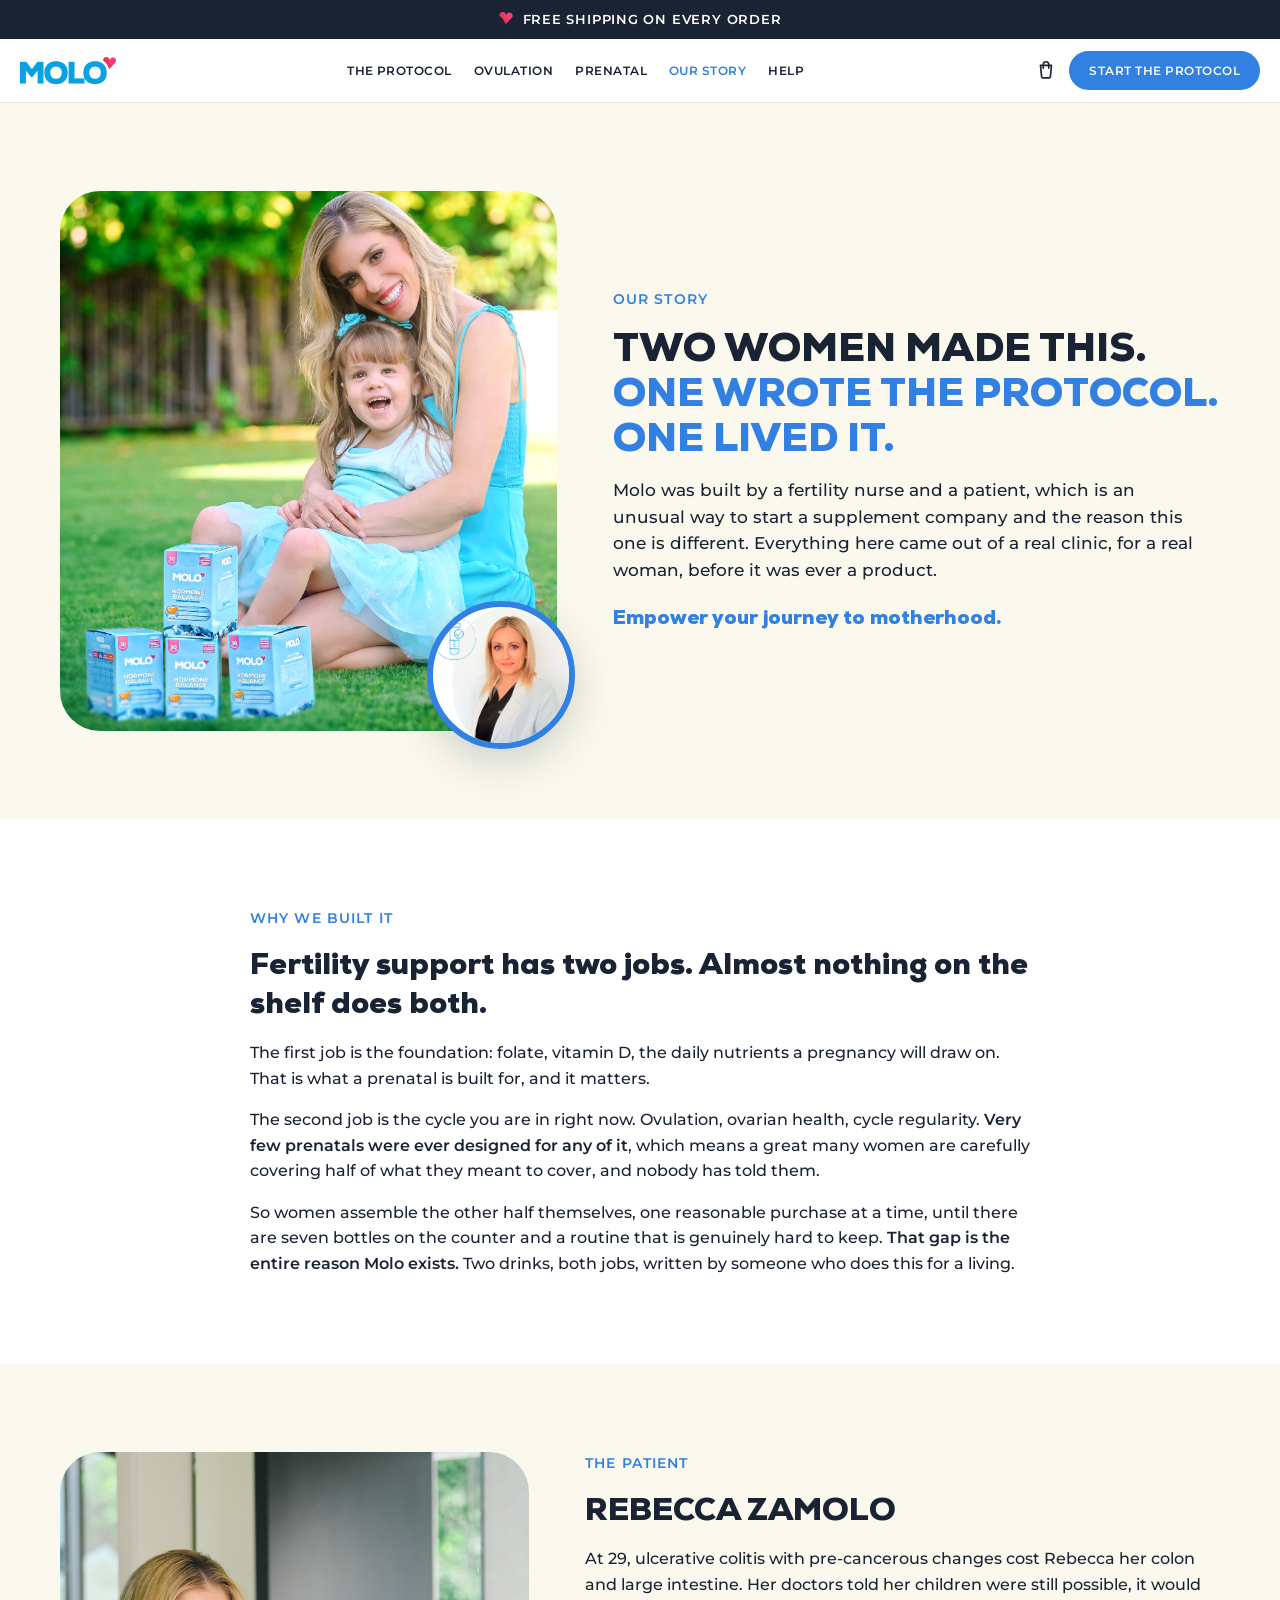
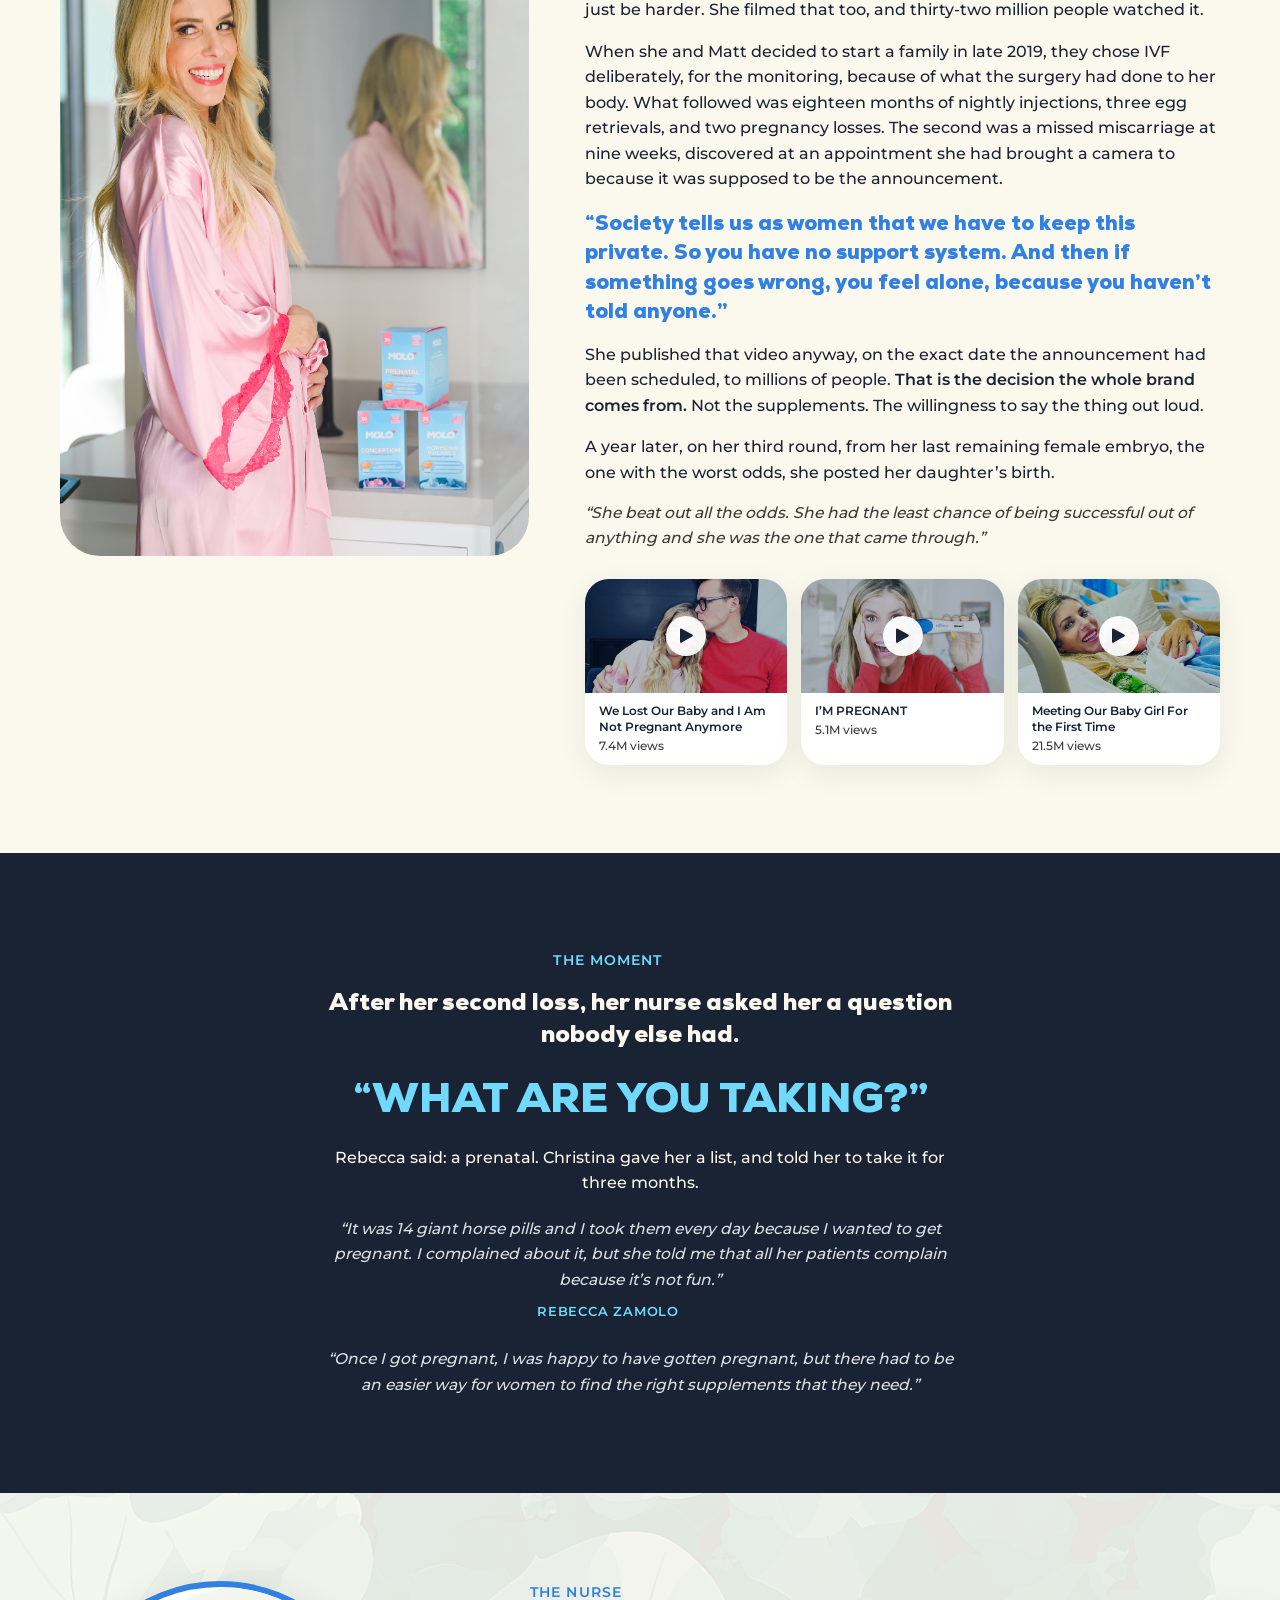
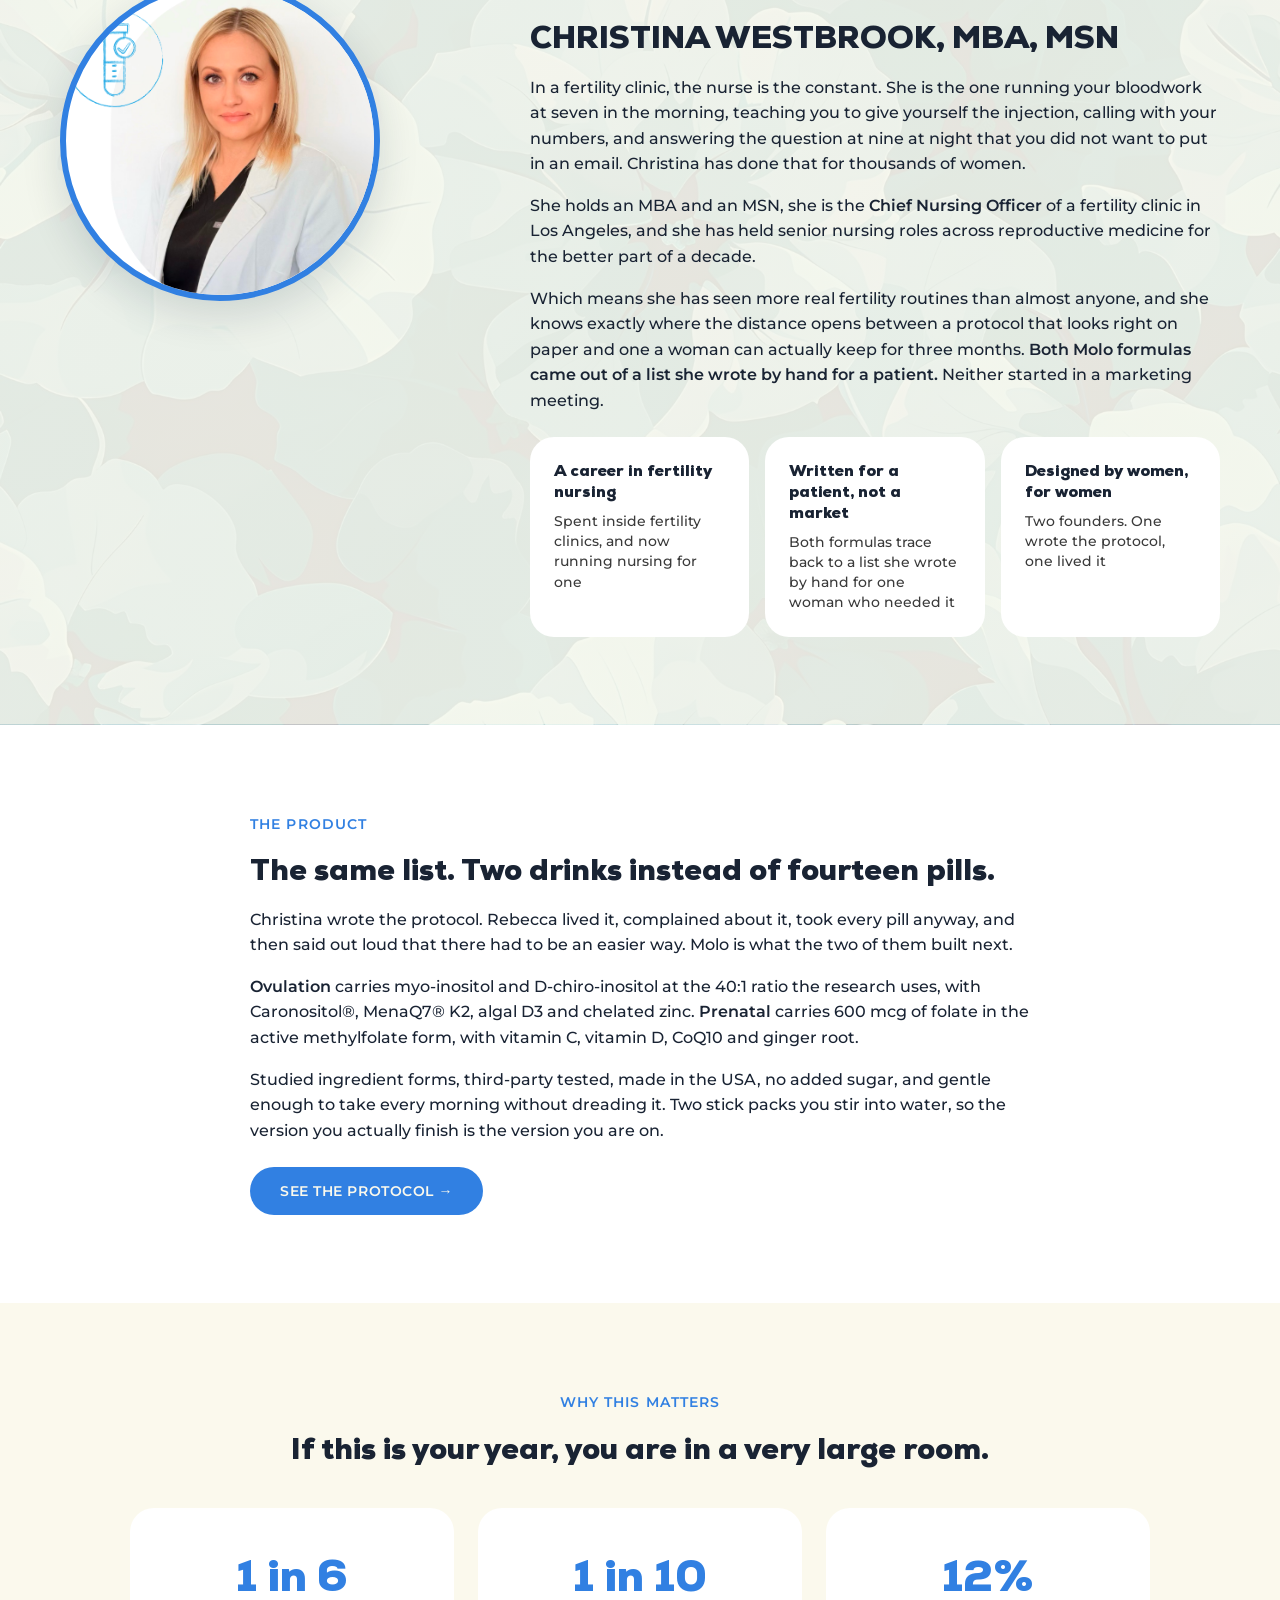
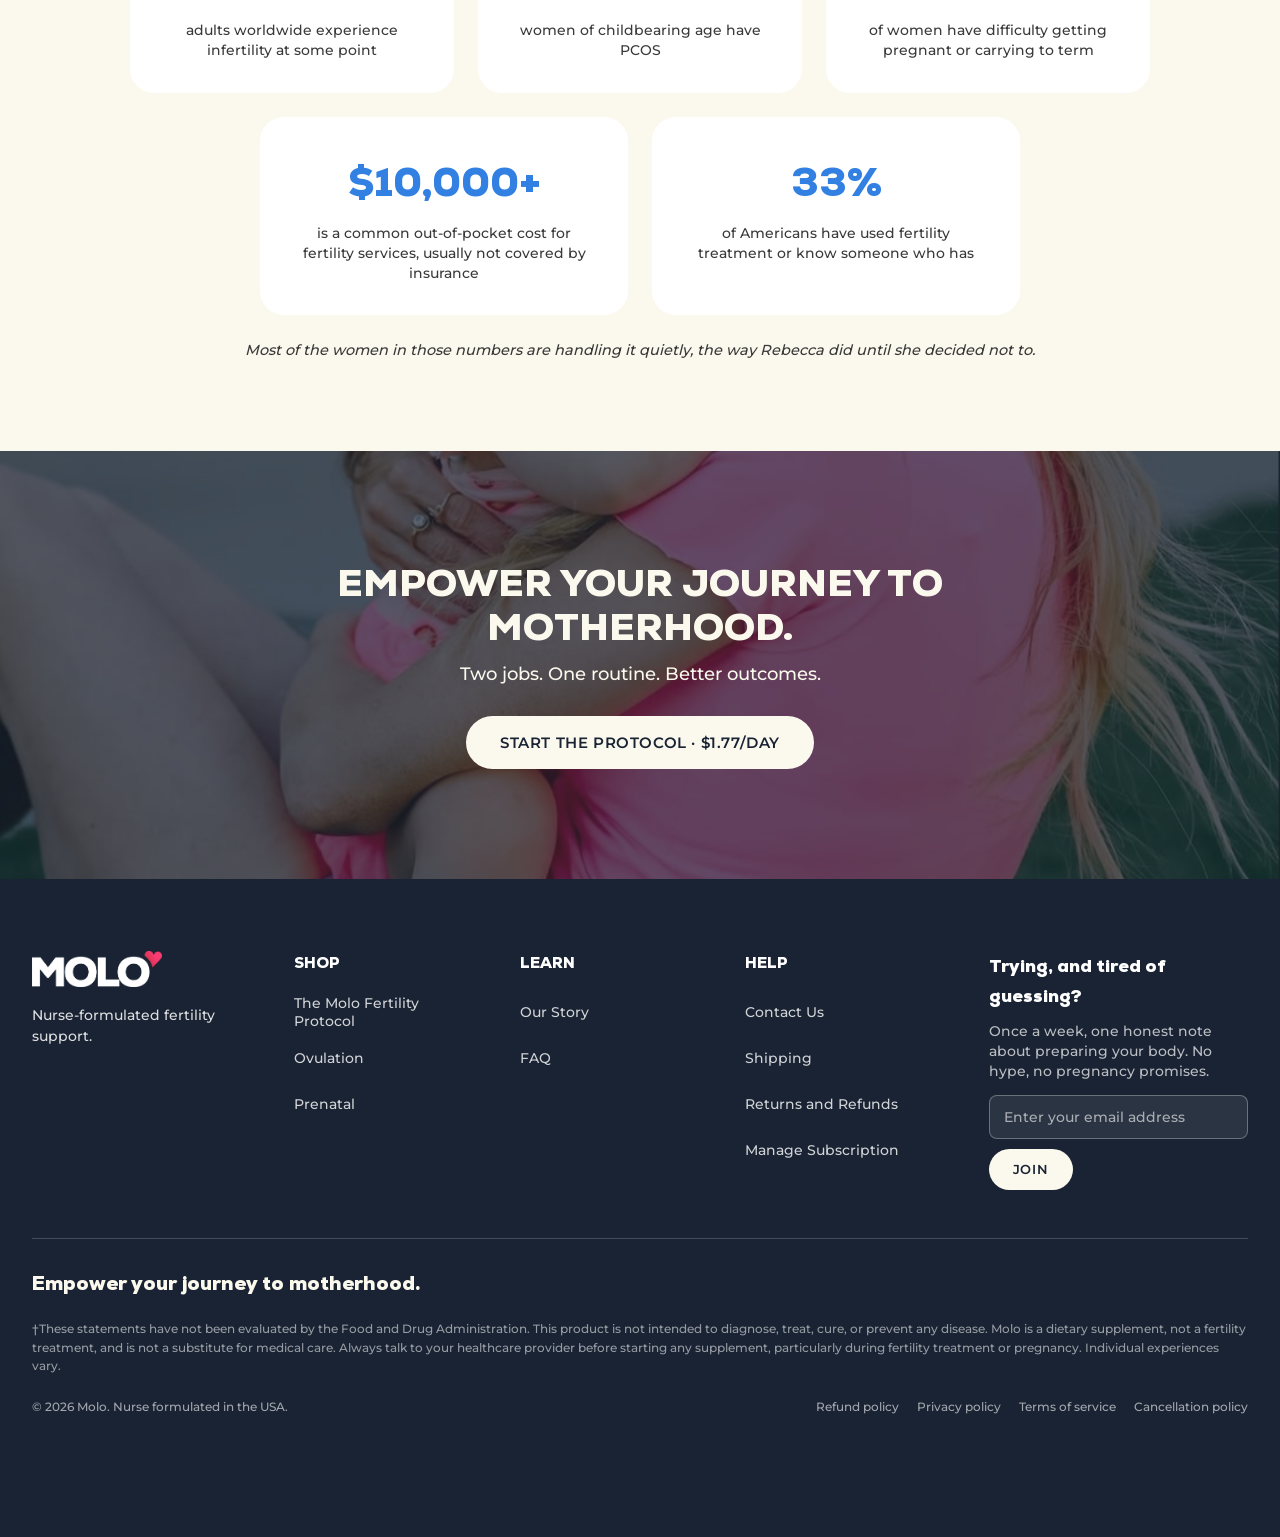
<file: our-story.html>
<!DOCTYPE html>
<html lang="en">
<head>
<meta charset="utf-8">
<meta name="viewport" content="width=device-width, initial-scale=1">
<meta name="robots" content="noindex, nofollow">
<title>Our Story — Molo</title>
<meta name="description" content="Molo was built by a fertility nurse and one of her patients. One wrote the protocol. One lived it.">
<link rel="icon" href="assets/molo-heart-mark.svg">
<link rel="stylesheet" href="_ds/molo-design-system-e2e87b0e-ba87-4c2c-8d2e-76acdc8a775e/tokens/fonts.css">
<link rel="stylesheet" href="_ds/molo-design-system-e2e87b0e-ba87-4c2c-8d2e-76acdc8a775e/tokens/colors.css">
<link rel="stylesheet" href="_ds/molo-design-system-e2e87b0e-ba87-4c2c-8d2e-76acdc8a775e/tokens/typography.css">
<link rel="stylesheet" href="_ds/molo-design-system-e2e87b0e-ba87-4c2c-8d2e-76acdc8a775e/tokens/geometry.css">
<link rel="stylesheet" href="assets/site.css">
<style>
/* Our Story is laid out from Our Story.dc.html directly rather than from the
   shared section classes. The mock varies its headline size per section (24px
   for the quiet moment, 38px for the closer) and lets body copy fill its
   container, both of which the site-wide .h2 and p{max-width:64ch} flatten. */
.os{padding:88px 0}
.os p{max-width:none}
.os-w{max-width:1240px;margin:0 auto;padding:0 40px}
.os-w--860{max-width:860px}
.os-w--820{max-width:820px}
.os-w--720{max-width:720px}
.os-w--1100{max-width:1100px}
.os-grid{display:grid;gap:56px}
.os-grid--hero{grid-template-columns:minmax(0,.9fr) minmax(0,1.1fr);align-items:center}
.os-grid--reb{grid-template-columns:minmax(0,.85fr) minmax(0,1.15fr);align-items:start}
.os-grid--chr{grid-template-columns:minmax(0,.75fr) minmax(0,1.25fr);align-items:start}

.os-eyebrow{font-size:14px;font-weight:600;letter-spacing:.08em;text-transform:uppercase;
  color:var(--molo-blue);margin:0 0 14px}
.os-h1{font-family:var(--molo-font-display);font-weight:400;font-size:40px;line-height:1.12;
  text-transform:uppercase;margin:0 0 18px}
.os-h2{font-family:var(--molo-font-display);font-weight:400;font-size:30px;line-height:1.3;margin:0 0 18px}
.os-h2--name{font-size:32px;text-transform:uppercase;line-height:1.2}
.os p.os-lead{font-size:16.5px;line-height:1.6;margin:0 0 18px;max-width:54ch}
.os-tag{font-family:var(--molo-font-display);font-weight:400;font-size:20px;color:var(--molo-blue);margin:0}
.os p.os-body{font-size:15.5px;line-height:1.65;margin:0 0 16px}
.os-quote{font-family:var(--molo-font-display);font-weight:400;font-size:21px;line-height:1.4;
  margin:0 0 16px;color:var(--molo-blue)}
.os-cite{font-style:italic;font-size:15.5px;line-height:1.6;margin:0 0 28px;color:var(--molo-gray-3a)}

.os-fig{position:relative}
.os-fig__frame{border-radius:40px;overflow:hidden;aspect-ratio:.92}
.os-fig__frame img{width:100%;height:100%;object-fit:cover;display:block}
.os-fig__badge{position:absolute;right:-18px;bottom:-18px;width:148px;height:148px;border-radius:50%;
  object-fit:cover;object-position:top;border:6px solid var(--molo-blue);background:#fff;
  box-shadow:0 14px 40px rgba(4,36,54,.18)}
/* The mock does not crop this portrait: it runs at its natural aspect. */
.os-portrait{border-radius:40px;overflow:hidden;position:sticky;top:150px}
.os-portrait img{width:100%;display:block}
.os-headshot{width:min(320px,100%);aspect-ratio:1;object-fit:cover;object-position:top;border-radius:50%;
  border:6px solid var(--molo-blue);background:#fff;box-shadow:0 14px 40px rgba(4,36,54,.14)}

.os-vids{display:grid;grid-template-columns:repeat(3,minmax(0,1fr));gap:14px}
.os-vid{background:#fff;border-radius:24px;overflow:hidden;box-shadow:0 8px 28px rgba(4,36,54,.08)}
.os-vid button{display:block;width:100%;padding:0;border:0;background:none;cursor:pointer;
  position:relative;aspect-ratio:16/9}
.os-vid button img{width:100%;height:100%;object-fit:cover;display:block}
.os-vid__play{position:absolute;inset:0;display:grid;place-items:center;background:rgba(4,36,54,.30)}
.os-vid__play i{width:40px;height:40px;border-radius:50%;background:rgba(255,255,255,.95);
  display:grid;place-items:center}
.os-vid__meta{padding:10px 14px}
.os-vid__meta p{margin:0;font-size:12px;font-weight:600;line-height:1.35}
.os-vid__meta p+p{margin:4px 0 0;font-size:11.5px;color:var(--molo-gray-3a);font-weight:500}

.os-moment{padding:96px 0;background:var(--molo-navy);color:var(--molo-cream);text-align:center}
.os-moment .os-eyebrow{color:var(--molo-sky-light)}
.os-moment h2{font-family:var(--molo-font-display);font-weight:400;font-size:24px;line-height:1.35;
  margin:0 0 24px;color:var(--molo-cream)}
.os-moment__big{font-family:var(--molo-font-display);font-weight:400;font-size:42px;line-height:1.1;
  text-transform:uppercase;margin:0 0 24px;color:var(--molo-sky-light)}
.os-moment__say{font-size:15.5px;line-height:1.65;margin:0 0 20px;color:var(--molo-cream)}
.os-moment__q{font-style:italic;font-size:15.5px;line-height:1.65;margin:0 0 8px;color:rgba(255,255,255,.85)}
.os-moment__who{font-size:13px;font-weight:600;letter-spacing:.06em;text-transform:uppercase;
  color:var(--molo-sky-light);margin:0 0 24px}
.os-moment__q--last{margin:0 0 20px}

.os-cards{display:grid;grid-template-columns:repeat(3,minmax(0,1fr));gap:16px}
.os-card{background:#fff;border-radius:24px;padding:24px}
.os-card h3{margin:0 0 8px;font-family:var(--molo-font-display);font-weight:400;font-size:16px}
.os-card p{margin:0;font-size:13.5px;line-height:1.5;color:var(--molo-gray-3a)}

.os-stats{display:grid;grid-template-columns:repeat(3,minmax(0,1fr));gap:24px;margin-bottom:24px}
.os-stats--2{grid-template-columns:repeat(2,minmax(0,1fr));max-width:760px;margin:0 auto 24px}
.os-stat{background:#fff;border-radius:24px;padding:32px;text-align:center}
.os-stat .n{font-family:var(--molo-font-display);font-weight:400;font-size:44px;color:var(--molo-blue);margin:0 0 8px}
.os-stats--2 .n{font-size:40px}
.os-stat p:last-child{margin:0;font-size:13.5px;line-height:1.5;color:var(--molo-gray-3a)}
.os-statnote{text-align:center;font-size:14.5px;font-style:italic;color:var(--molo-gray-3a);margin:0}

.os-closer{position:relative;padding:110px 0;background:var(--molo-navy);overflow:hidden}
.os-closer__bg{position:absolute;inset:0;width:100%;height:100%;object-fit:cover;opacity:.32}
.os-closer__in{position:relative;text-align:center;color:var(--molo-cream)}
.os-closer h2{font-family:var(--molo-font-display);font-weight:400;font-size:38px;line-height:1.15;
  text-transform:uppercase;margin:0 0 12px;color:var(--molo-cream)}
.os-closer p{font-size:18px;line-height:1.5;margin:0 auto 28px;max-width:44ch}
.os-cta{display:inline-block;background:var(--molo-blue);color:var(--molo-cream);font-weight:600;
  font-size:14px;letter-spacing:.04em;text-transform:uppercase;padding:15px 30px;border-radius:30px;
  text-decoration:none}
.os-cta:hover{background:#000;color:#fff}
.os-cta--cream{background:var(--molo-cream);color:var(--molo-navy);font-size:15px;padding:17px 34px}

@media(max-width:960px){
  .os-grid--hero,.os-grid--reb,.os-grid--chr{grid-template-columns:minmax(0,1fr);gap:36px}
  .os-portrait{position:static}
  .os-fig__badge{width:110px;height:110px;right:0;bottom:-14px;border-width:5px}
  .os-cards,.os-stats,.os-stats--2{grid-template-columns:minmax(0,1fr)}
  .os-headshot{width:min(240px,100%)}
  .os-chr-col{text-align:center}
}
@media(max-width:640px){
  .os,.os-moment{padding:56px 0}
  .os-closer{padding:72px 0}
  .os-w{padding:0 20px}
  .os-h1{font-size:28px}
  .os-h2{font-size:24px}
  .os-h2--name{font-size:26px}
  .os-lead{font-size:15.5px}
  .os-moment__big{font-size:30px}
  .os-closer h2{font-size:27px}
  .os-closer p{font-size:16px}
  .os-quote{font-size:19px}
  .os-fig__badge{width:84px;height:84px;border-width:4px}
  /* Three cards at 101px are unreadable; swipe row with the first card whole. */
  .os-vids{display:flex;gap:12px;overflow-x:auto;scroll-snap-type:x mandatory;
    scrollbar-width:none;padding-bottom:4px}
  .os-vids::-webkit-scrollbar{display:none}
  .os-vid{flex:0 0 74%;scroll-snap-align:start}
  /* 1fr is minmax(auto,1fr): "$10,000+" sets a min-content floor past 375. */
  .os-stats{grid-template-columns:minmax(0,1fr) minmax(0,1fr);gap:16px}
  .os-stats--2{grid-template-columns:minmax(0,1fr)}
  .os-stat{padding:22px 16px}
  .os-stat .n,.os-stats--2 .n{font-size:30px}
}
</style>
</head>
<body data-page="our-story">
<div id="site-header"></div>

<main>

<!-- HERO ------------------------------------------------------------------- -->
<section class="os" style="background:var(--molo-cream)">
  <div class="os-w os-grid os-grid--hero">
    <div class="os-fig">
      <div class="os-fig__frame">
        <img src="assets/library/lifestyle/1822.jpg" alt="Rebecca Zamolo with her daughter on the lawn, Molo cartons beside them">
      </div>
      <img class="os-fig__badge" src="assets/christina-westbrook-headshot.png" alt="Christina Westbrook, MBA, MSN">
    </div>
    <div>
      <p class="os-eyebrow">Our story</p>
      <h1 class="os-h1">Two women made this. <span style="color:var(--molo-blue)">One wrote the protocol. One lived it.</span></h1>
      <p class="os-lead">Molo was built by a fertility nurse and a patient, which is an unusual way to start a supplement company and the reason this one is different. Everything here came out of a real clinic, for a real woman, before it was ever a product.</p>
      <p class="os-tag">Empower your journey to motherhood.</p>
    </div>
  </div>
</section>

<!-- WHY WE BUILT IT -------------------------------------------------------- -->
<section class="os" style="background:#fff">
  <div class="os-w os-w--860">
    <p class="os-eyebrow">Why we built it</p>
    <h2 class="os-h2">Fertility support has two jobs. Almost nothing on the shelf does both.</h2>
    <p class="os-body">The first job is the foundation: folate, vitamin D, the daily nutrients a pregnancy will draw on. That is what a prenatal is built for, and it matters.</p>
    <p class="os-body">The second job is the cycle you are in right now. Ovulation, ovarian health, cycle regularity. <b>Very few prenatals were ever designed for any of it</b>, which means a great many women are carefully covering half of what they meant to cover, and nobody has told them.</p>
    <p class="os-body" style="margin:0">So women assemble the other half themselves, one reasonable purchase at a time, until there are seven bottles on the counter and a routine that is genuinely hard to keep. <b>That gap is the entire reason Molo exists.</b> Two drinks, both jobs, written by someone who does this for a living.</p>
  </div>
</section>

<!-- REBECCA ---------------------------------------------------------------- -->
<section class="os" id="rebecca" style="background:var(--molo-cream)">
  <div class="os-w os-grid os-grid--reb">
    <div class="os-portrait">
      <img src="assets/library/lifestyle/IMG-8134.jpg" alt="Rebecca Zamolo in a soft pink robe, hand resting on her belly">
    </div>
    <div>
      <p class="os-eyebrow">The patient</p>
      <h2 class="os-h2 os-h2--name">Rebecca Zamolo</h2>
      <p class="os-body">At 29, ulcerative colitis with pre-cancerous changes cost Rebecca her colon and large intestine. Her doctors told her children were still possible, it would just be harder. She filmed that too, and thirty-two million people watched it.</p>
      <p class="os-body">When she and Matt decided to start a family in late 2019, they chose IVF deliberately, for the monitoring, because of what the surgery had done to her body. What followed was eighteen months of nightly injections, three egg retrievals, and two pregnancy losses. The second was a missed miscarriage at nine weeks, discovered at an appointment she had brought a camera to because it was supposed to be the announcement.</p>
      <p class="os-quote">“Society tells us as women that we have to keep this private. So you have no support system. And then if something goes wrong, you feel alone, because you haven’t told anyone.”</p>
      <p class="os-body">She published that video anyway, on the exact date the announcement had been scheduled, to millions of people. <b>That is the decision the whole brand comes from.</b> Not the supplements. The willingness to say the thing out loud.</p>
      <p class="os-body">A year later, on her third round, from her last remaining female embryo, the one with the worst odds, she posted her daughter’s birth.</p>
      <p class="os-cite">“She beat out all the odds. She had the least chance of being successful out of anything and she was the one that came through.”</p>
      <div class="os-vids">
        <div class="os-vid">
          <button data-open="video" data-video="clMF5cGitOE" aria-label="Play: We Lost Our Baby and I Am Not Pregnant Anymore">
            <img src="assets/lp/yt-lost.jpg" alt="">
            <span class="os-vid__play"><i><svg width="13" height="15" viewBox="0 0 17 19" aria-hidden="true"><path d="M16 8.2a1.5 1.5 0 010 2.6L2.7 18.3A1.5 1.5 0 010 17V2a1.5 1.5 0 012.2-1.3z" fill="#192333"/></svg></i></span>
          </button>
          <div class="os-vid__meta"><p>We Lost Our Baby and I Am Not Pregnant Anymore</p><p>7.4M views</p></div>
        </div>
        <div class="os-vid">
          <button data-open="video" data-video="eXMs04uIcNM" aria-label="Play: I’M PREGNANT">
            <img src="assets/lp/yt-pregnant.jpg" alt="">
            <span class="os-vid__play"><i><svg width="13" height="15" viewBox="0 0 17 19" aria-hidden="true"><path d="M16 8.2a1.5 1.5 0 010 2.6L2.7 18.3A1.5 1.5 0 010 17V2a1.5 1.5 0 012.2-1.3z" fill="#192333"/></svg></i></span>
          </button>
          <div class="os-vid__meta"><p>I’M PREGNANT</p><p>5.1M views</p></div>
        </div>
        <div class="os-vid">
          <button data-open="video" data-video="apetyGSD_RQ" aria-label="Play: Meeting Our Baby Girl For the First Time">
            <img src="assets/lp/yt-birth.jpg" alt="">
            <span class="os-vid__play"><i><svg width="13" height="15" viewBox="0 0 17 19" aria-hidden="true"><path d="M16 8.2a1.5 1.5 0 010 2.6L2.7 18.3A1.5 1.5 0 010 17V2a1.5 1.5 0 012.2-1.3z" fill="#192333"/></svg></i></span>
          </button>
          <div class="os-vid__meta"><p>Meeting Our Baby Girl For the First Time</p><p>21.5M views</p></div>
        </div>
      </div>
    </div>
  </div>
</section>

<!-- THE MOMENT ------------------------------------------------------------- -->
<section class="os-moment">
  <div class="os-w os-w--720">
    <p class="os-eyebrow">The moment</p>
    <h2>After her second loss, her nurse asked her a question nobody else had.</h2>
    <p class="os-moment__big">“What are you taking?”</p>
    <p class="os-moment__say">Rebecca said: a prenatal. Christina gave her a list, and told her to take it for three months.</p>
    <p class="os-moment__q">“It was 14 giant horse pills and I took them every day because I wanted to get pregnant. I complained about it, but she told me that all her patients complain because it’s not fun.”</p>
    <p class="os-moment__who">Rebecca Zamolo</p>
    <p class="os-moment__q os-moment__q--last">“Once I got pregnant, I was happy to have gotten pregnant, but there had to be an easier way for women to find the right supplements that they need.”</p>
  </div>
</section>

<!-- CHRISTINA -------------------------------------------------------------- -->
<section class="os pat-cream" id="christina">
  <div class="os-w os-grid os-grid--chr">
    <div class="os-chr-col" style="text-align:center">
      <img class="os-headshot" src="assets/christina-westbrook-headshot.png" alt="Christina Westbrook, MBA, MSN">
    </div>
    <div>
      <p class="os-eyebrow">The nurse</p>
      <h2 class="os-h2 os-h2--name">Christina Westbrook, MBA, MSN</h2>
      <p class="os-body">In a fertility clinic, the nurse is the constant. She is the one running your bloodwork at seven in the morning, teaching you to give yourself the injection, calling with your numbers, and answering the question at nine at night that you did not want to put in an email. Christina has done that for thousands of women.</p>
      <p class="os-body">She holds an MBA and an MSN, she is the <b>Chief Nursing Officer</b> of a fertility clinic in Los Angeles, and she has held senior nursing roles across reproductive medicine for the better part of a decade.</p>
      <p class="os-body" style="margin-bottom:24px">Which means she has seen more real fertility routines than almost anyone, and she knows exactly where the distance opens between a protocol that looks right on paper and one a woman can actually keep for three months. <b>Both Molo formulas came out of a list she wrote by hand for a patient.</b> Neither started in a marketing meeting.</p>
      <div class="os-cards">
        <div class="os-card"><h3>A career in fertility nursing</h3><p>Spent inside fertility clinics, and now running nursing for one</p></div>
        <div class="os-card"><h3>Written for a patient, not a market</h3><p>Both formulas trace back to a list she wrote by hand for one woman who needed it</p></div>
        <div class="os-card"><h3>Designed by women, for women</h3><p>Two founders. One wrote the protocol, one lived it</p></div>
      </div>
    </div>
  </div>
</section>

<!-- THE PRODUCT ------------------------------------------------------------ -->
<section class="os" style="background:#fff">
  <div class="os-w os-w--860">
    <p class="os-eyebrow">The product</p>
    <h2 class="os-h2">The same list. Two drinks instead of fourteen pills.</h2>
    <p class="os-body">Christina wrote the protocol. Rebecca lived it, complained about it, took every pill anyway, and then said out loud that there had to be an easier way. Molo is what the two of them built next.</p>
    <p class="os-body"><b>Ovulation</b> carries myo-inositol and D-chiro-inositol at the 40:1 ratio the research uses, with Caronositol®, MenaQ7® K2, algal D3 and chelated zinc. <b>Prenatal</b> carries 600 mcg of folate in the active methylfolate form, with vitamin C, vitamin D, CoQ10 and ginger root.</p>
    <p class="os-body" style="margin-bottom:24px">Studied ingredient forms, third-party tested, made in the USA, no added sugar, and gentle enough to take every morning without dreading it. Two stick packs you stir into water, so the version you actually finish is the version you are on.</p>
    <a class="os-cta" href="protocol.html">See the Protocol →</a>
  </div>
</section>

<!-- WHY THIS MATTERS ------------------------------------------------------- -->
<section class="os" style="background:var(--molo-cream)">
  <div class="os-w os-w--1100">
    <div style="text-align:center;margin-bottom:40px">
      <p class="os-eyebrow">Why this matters</p>
      <h2 class="os-h2" style="margin:0">If this is your year, you are in a very large room.</h2>
    </div>
    <div class="os-stats">
      <div class="os-stat"><p class="n">1 in 6</p><p>adults worldwide experience infertility at some point</p></div>
      <div class="os-stat"><p class="n">1 in 10</p><p>women of childbearing age have PCOS</p></div>
      <div class="os-stat"><p class="n">12%</p><p>of women have difficulty getting pregnant or carrying to term</p></div>
    </div>
    <div class="os-stats os-stats--2">
      <div class="os-stat"><p class="n">$10,000+</p><p>is a common out-of-pocket cost for fertility services, usually not covered by insurance</p></div>
      <div class="os-stat"><p class="n">33%</p><p>of Americans have used fertility treatment or know someone who has</p></div>
    </div>
    <p class="os-statnote">Most of the women in those numbers are handling it quietly, the way Rebecca did until she decided not to.</p>
  </div>
</section>

<!-- CLOSER ----------------------------------------------------------------- -->
<section class="os-closer">
  <img class="os-closer__bg" src="assets/rebecca-with-toddler-outdoors.png" alt="" loading="lazy">
  <div class="os-w os-w--820 os-closer__in">
    <h2>Empower your journey to motherhood.</h2>
    <p class="os-closer__sub">Two jobs. One routine. Better outcomes.</p>
    <a class="os-cta os-cta--cream" href="protocol.html">Start the Protocol · $1.77/day</a>
  </div>
</section>
</main>

<div class="ovl ovl--video" id="video" hidden role="dialog" aria-modal="true" aria-label="Video">
  <button class="ovl__x" aria-label="Close" style="position:fixed;top:18px;right:18px">✕</button>
  <div class="ovl__video"><iframe src="about:blank" title="Rebecca Zamolo video" allow="accelerometer; autoplay; clipboard-write; encrypted-media; picture-in-picture" allowfullscreen></iframe></div>
</div>

<div id="site-footer"></div>
<script src="assets/site.js"></script>
</body>
</html>
</file>
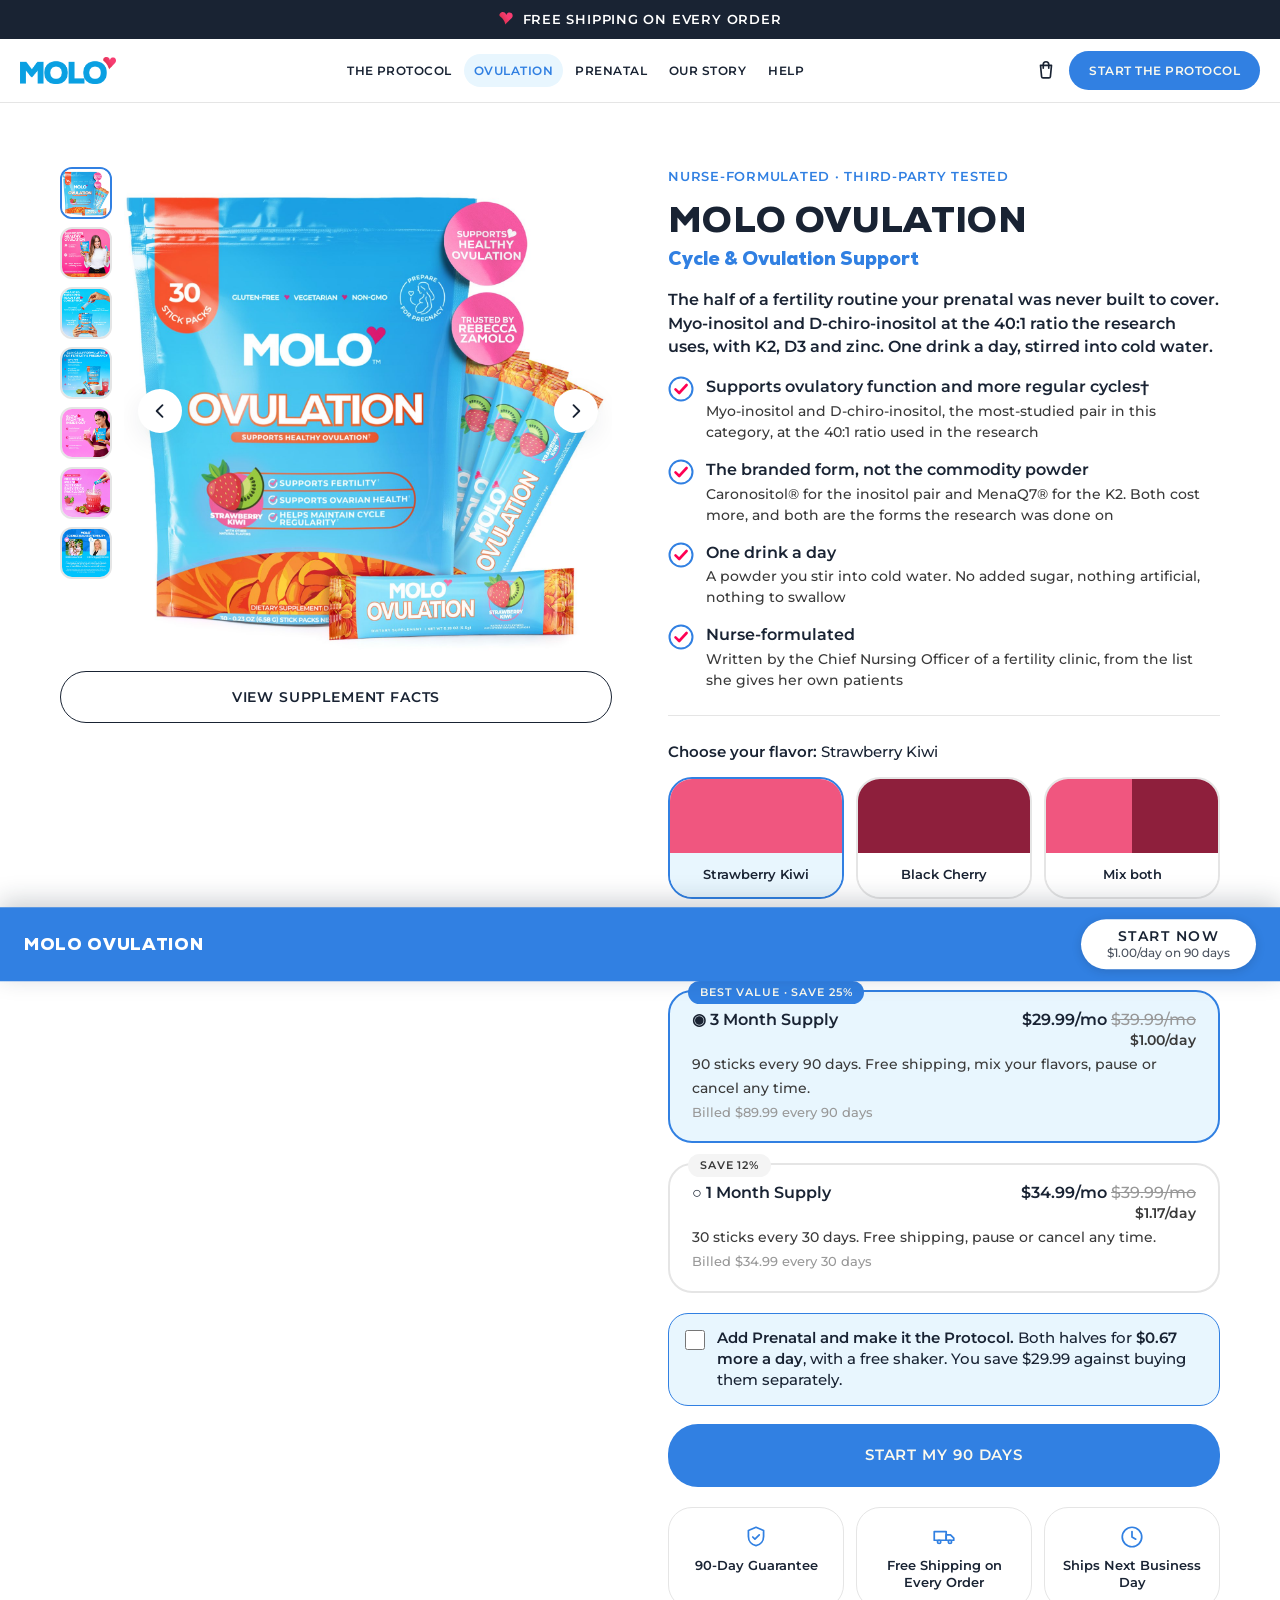
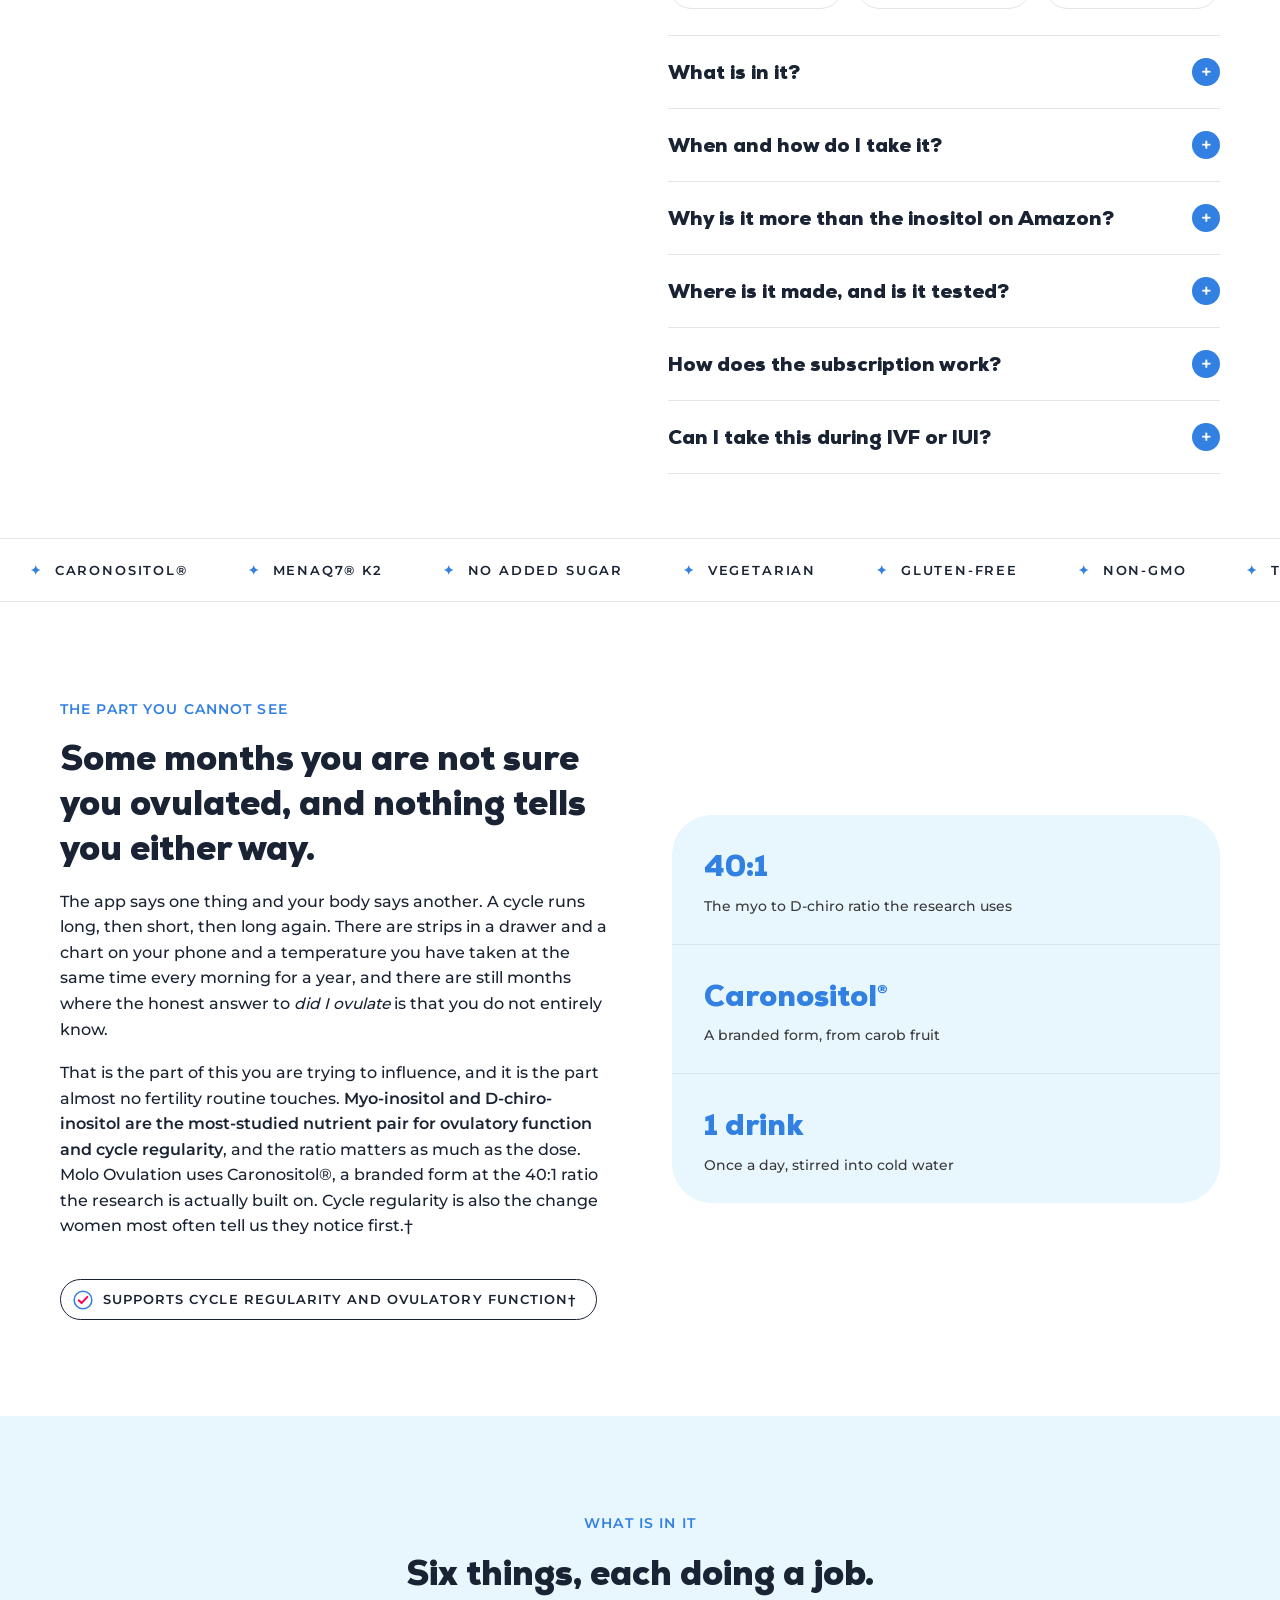
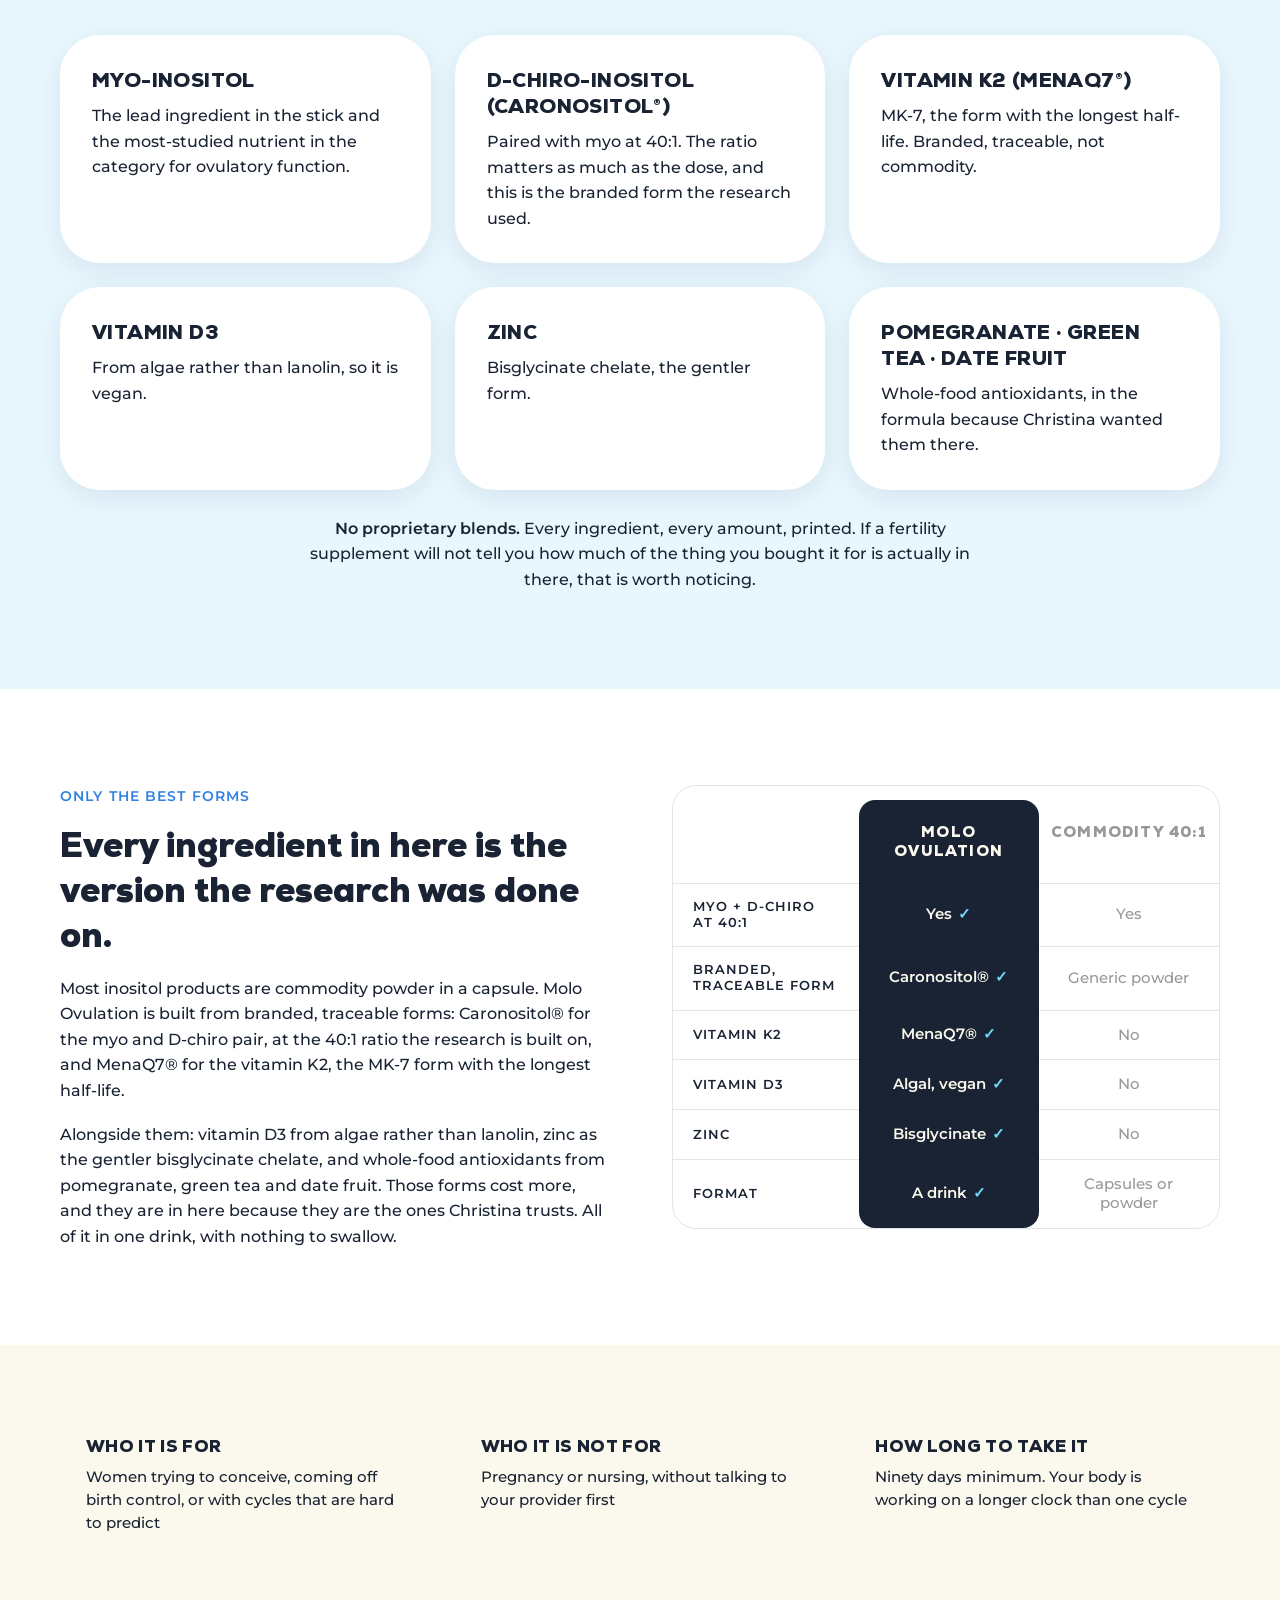
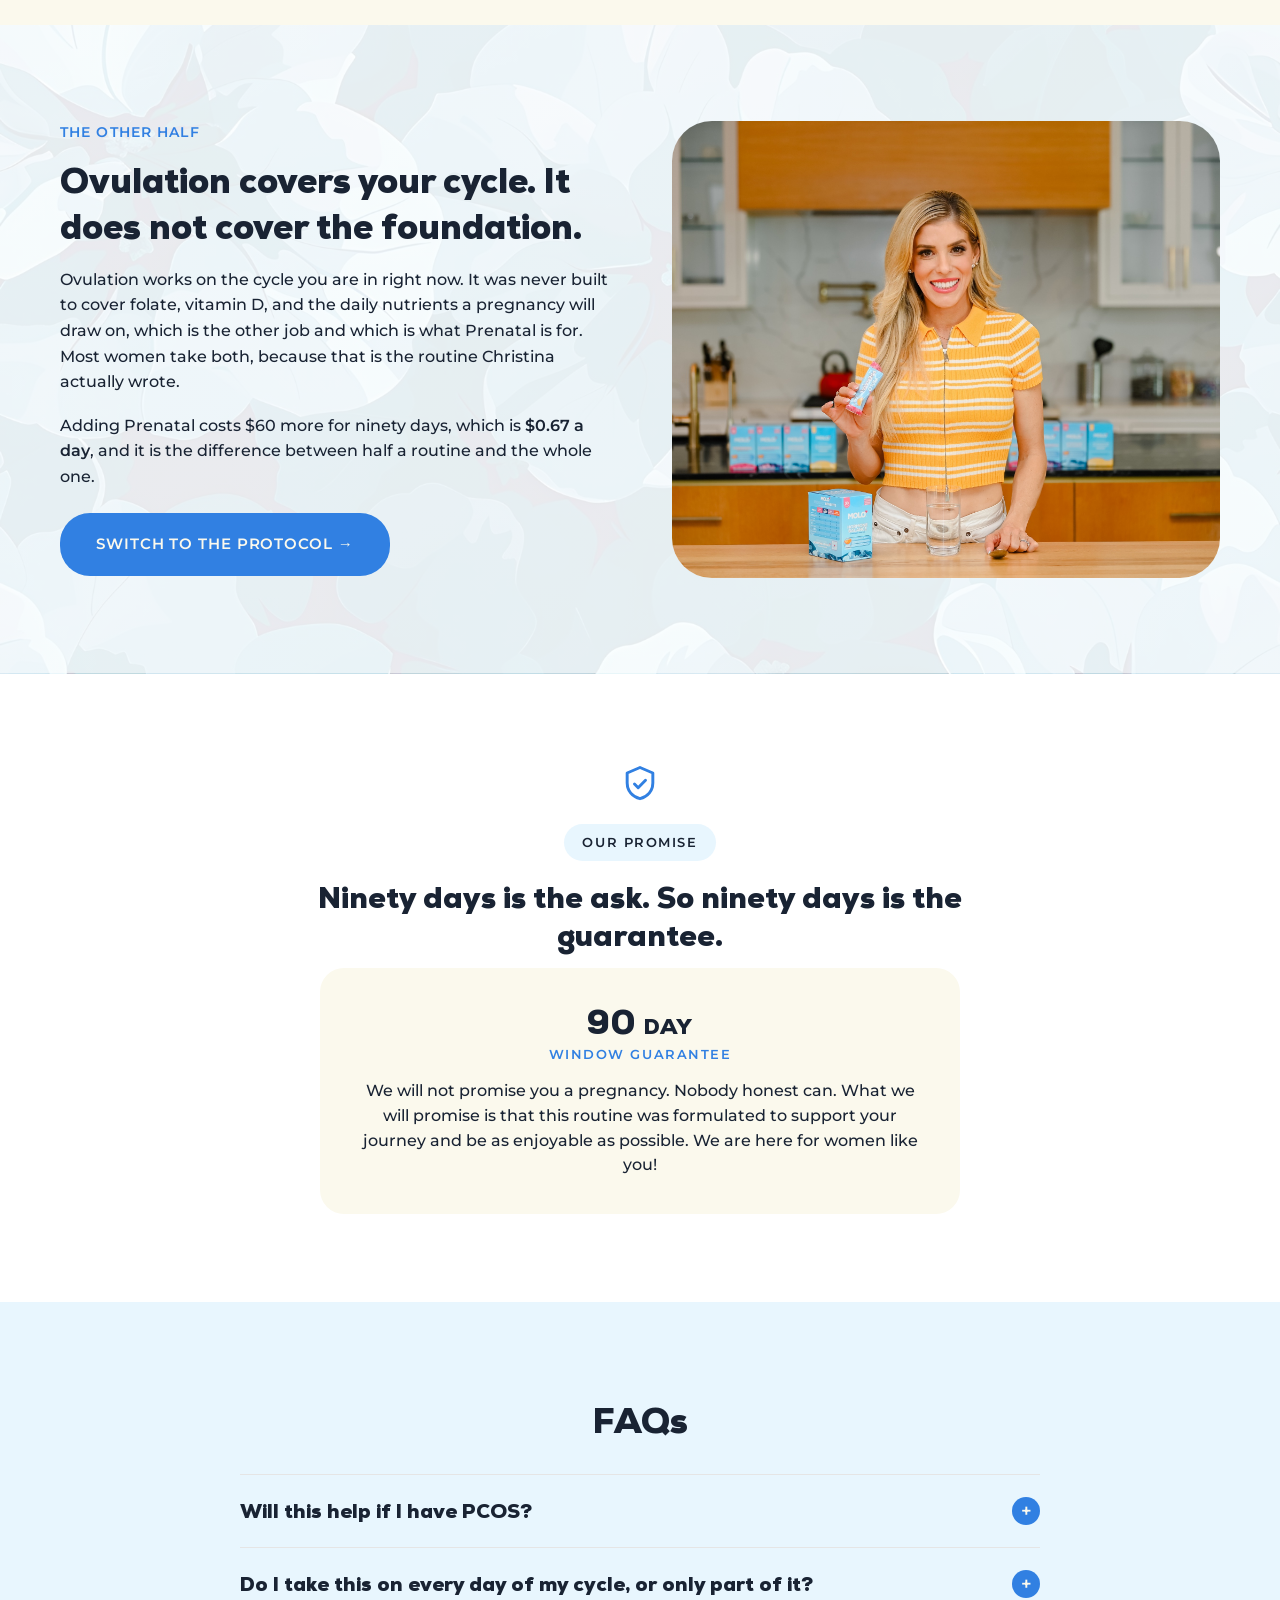
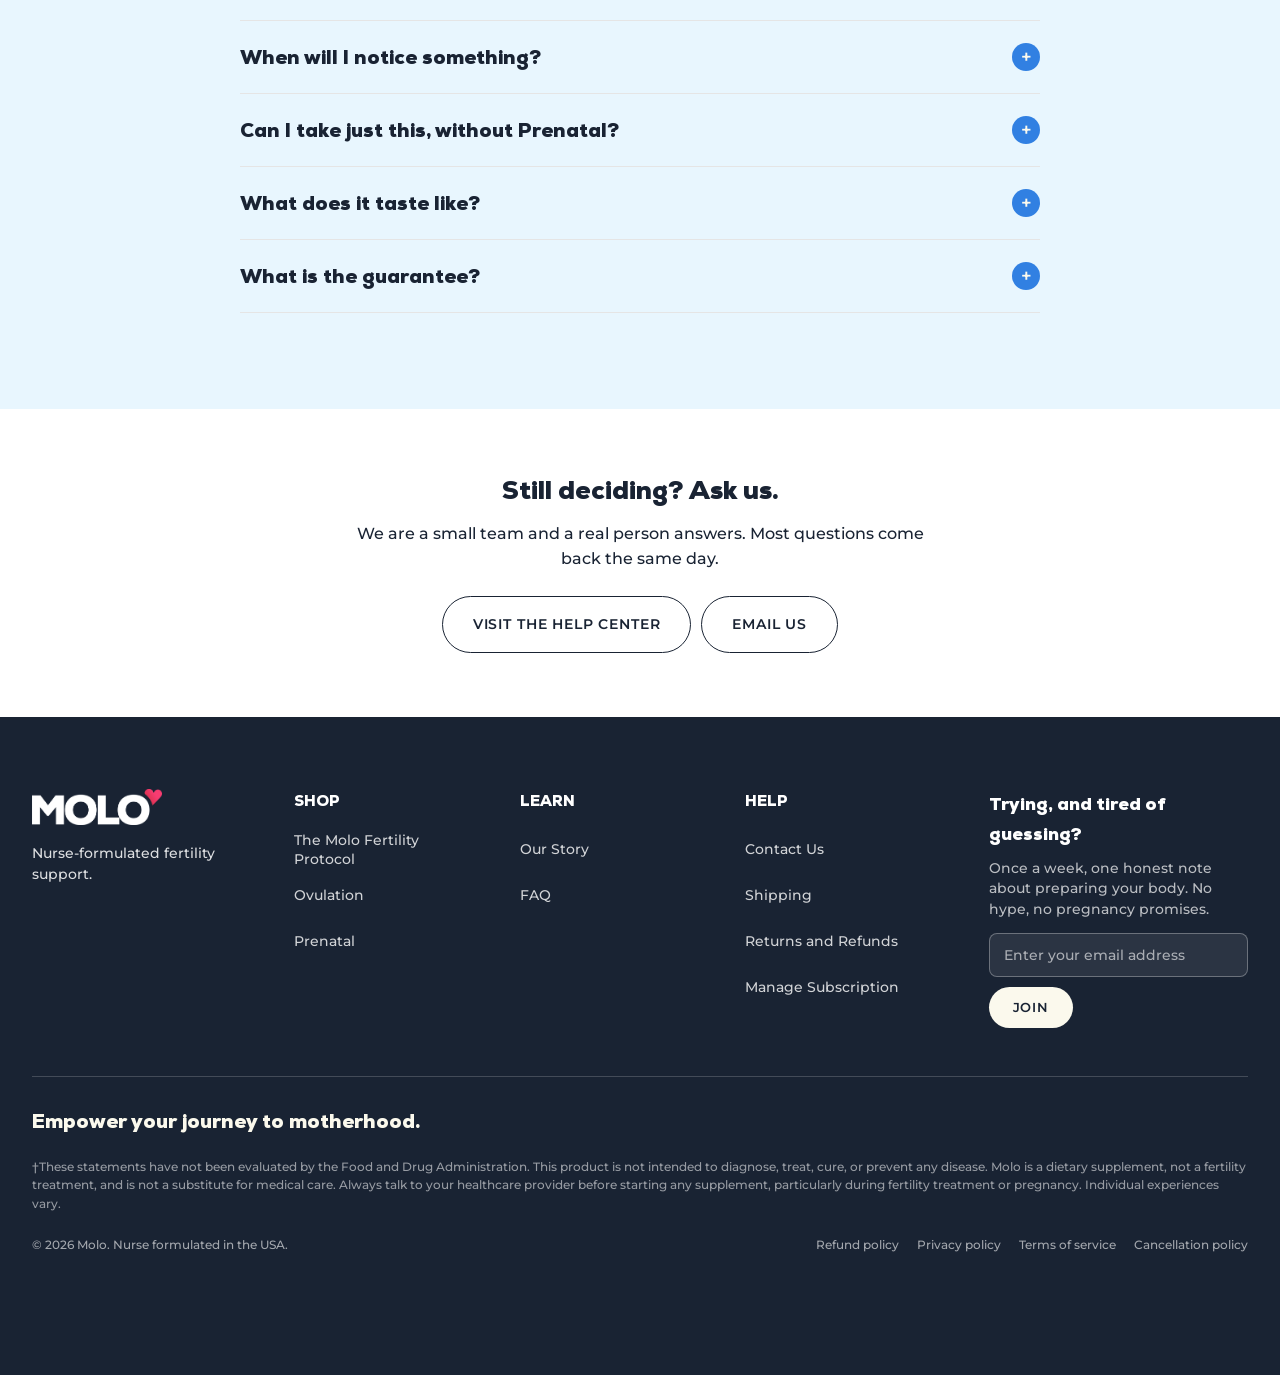
<file: ovulation.html>
<!DOCTYPE html>
<html lang="en">
<head>
<meta charset="utf-8">
<meta name="viewport" content="width=device-width, initial-scale=1">
<meta name="robots" content="noindex, nofollow">
<title>Molo Ovulation — Cycle &amp; Ovulation Support</title>
<meta name="description" content="Myo-inositol and D-chiro-inositol at the 40:1 ratio the research uses, with MenaQ7 K2, algal D3 and chelated zinc. One drink a day.">
<link rel="icon" href="assets/molo-heart-mark.svg">
<link rel="stylesheet" href="_ds/molo-design-system-e2e87b0e-ba87-4c2c-8d2e-76acdc8a775e/tokens/fonts.css">
<link rel="stylesheet" href="_ds/molo-design-system-e2e87b0e-ba87-4c2c-8d2e-76acdc8a775e/tokens/colors.css">
<link rel="stylesheet" href="_ds/molo-design-system-e2e87b0e-ba87-4c2c-8d2e-76acdc8a775e/tokens/typography.css">
<link rel="stylesheet" href="_ds/molo-design-system-e2e87b0e-ba87-4c2c-8d2e-76acdc8a775e/tokens/geometry.css">
<link rel="stylesheet" href="_ds/molo-design-system-e2e87b0e-ba87-4c2c-8d2e-76acdc8a775e/tokens/semantic.css">
<link rel="stylesheet" href="assets/site.css">
<style>
.bullet{display:grid;grid-template-columns:26px minmax(0,1fr);gap:12px;margin:0 0 16px}
.bullet b{display:block;font-size:15.5px;line-height:1.4}
.bullet span{display:block;font-size:14px;line-height:1.5;color:var(--molo-gray-3a);margin-top:3px}
.newnote{background:var(--surface-tint-soft);border-radius:16px;padding:12px 16px;margin:0 0 16px}
.newnote p{margin:0;font-size:14px;max-width:none}
.featstack{display:grid;gap:0;background:var(--surface-tint-soft);border-radius:40px;overflow:hidden}
.featrow{padding:26px 32px;border-top:1px solid rgba(25,35,51,.08)}
.featrow:first-child{border-top:0}
.featrow .n{font-family:var(--molo-font-display);font-weight:400;font-size:30px;color:var(--molo-blue);margin:0 0 4px}
.featrow p{margin:0;font-size:14px;color:var(--molo-gray-3a);max-width:none}
@media(max-width:640px){
  .bullet{grid-template-columns:22px minmax(0,1fr);gap:10px;margin-bottom:14px}
  .bullet b{font-size:14.5px}.bullet span{font-size:13px}
  .featrow{padding:20px 22px}.featrow .n{font-size:26px}
}
</style>
</head>
<body data-page="ovulation">
<div id="site-header"></div>

<main>
<section class="sec-sm">
  <div class="wrap">
    <div class="pdp">

      <div class="gallery" data-gallery>
        <div class="galgrid">
          <div class="galrail">
            <button class="thumb" aria-selected="true" aria-label="Strawberry Kiwi pack" data-alt="Molo Ovulation Strawberry Kiwi, 30 stick packs" data-alt-tpl="Molo Ovulation {flavor}, 30 stick packs" data-flavor-src="assets/library/listing/ovulation-{flavor}-pack.jpg"><img src="assets/library/listing/ovulation-strawberry-kiwi-pack.jpg" alt=""></button>
            <button class="thumb" aria-selected="false" aria-label="Benefits" data-alt="Supports fertility, ovarian health and cycle regularity" data-flavor-src="assets/library/listing/ovulation-{flavor}-benefits.jpg"><img src="assets/library/listing/ovulation-strawberry-kiwi-benefits.jpg" alt=""></button>
            <button class="thumb" aria-selected="false" aria-label="Balanced and energized" data-alt="Promotes hormonal balance, supports ovulatory function, gentle on the stomach" data-flavor-src="assets/library/listing/ovulation-{flavor}-balanced.jpg"><img src="assets/library/listing/ovulation-strawberry-kiwi-balanced.jpg" alt=""></button>
            <button class="thumb" aria-selected="false" aria-label="What is in it" data-alt="Inositol blend, vitamin D3 and K2, pomegranate and green tea, zinc" data-flavor-src="assets/library/listing/ovulation-{flavor}-formulated.jpg"><img src="assets/library/listing/ovulation-strawberry-kiwi-formulated.jpg" alt=""></button>
            <button class="thumb" aria-selected="false" aria-label="Glow from the inside out" data-alt="Inositol blend, pomegranate and green tea extract, vitamin D3 and K2" data-flavor-src="assets/library/listing/ovulation-{flavor}-glow.jpg"><img src="assets/library/listing/ovulation-strawberry-kiwi-glow.jpg" alt=""></button>
            <button class="thumb" aria-selected="false" aria-label="How to use" data-alt="No bulky pills: tear, mix with water, drink" data-flavor-src="assets/library/listing/ovulation-{flavor}-how-to-use.jpg"><img src="assets/library/listing/ovulation-strawberry-kiwi-how-to-use.jpg" alt=""></button>
            <button class="thumb" aria-selected="false" aria-label="Why we made it" data-alt="Rebecca Zamolo and nurse Christina Westbrook on why they created Molo"><img src="assets/library/listing/molo-science-backed.jpg" alt=""></button>
          </div>
          <div class="stage"><img src="assets/library/listing/ovulation-strawberry-kiwi-pack.jpg" alt="Molo Ovulation Strawberry Kiwi, 30 stick packs" fetchpriority="high"></div>
        </div>
        <button class="btn btn-ghost btn-block" style="margin-top:16px" data-open="facts">View Supplement Facts</button>
      </div>

      <div class="bb" id="buy">
        <!-- Ovulation has zero reviews. Saying it is new is true and costs
             nothing; borrowing Prenatal's 4.6/68 would breach the FTC 2024
             consumer review rule. -->
        <p class="bb__eyebrow">Nurse-formulated · Third-party tested</p>

        <h1 class="h1">Molo Ovulation</h1>
        <p class="bb__sub">Cycle &amp; Ovulation Support</p>

        <p class="bb__desc">The half of a fertility routine your prenatal was never built to cover. Myo-inositol and D-chiro-inositol at the 40:1 ratio the research uses, with K2, D3 and zinc. One drink a day, stirred into cold water.</p>

        <div style="margin:0 0 22px">
          <div class="bullet"><svg class="chk" width="26" height="26" viewBox="0 0 26 26" aria-hidden="true"><circle cx="13" cy="13" r="11.5" fill="none" stroke="var(--molo-blue)" stroke-width="2"/><path d="M7.5 13.4l3.7 3.6L18.6 9" fill="none" stroke="var(--molo-heart-flat)" stroke-width="2.6" stroke-linecap="round" stroke-linejoin="round"/></svg>
            <p style="margin:0;max-width:none"><b>Supports ovulatory function and more regular cycles†</b><span>Myo-inositol and D-chiro-inositol, the most-studied pair in this category, at the 40:1 ratio used in the research</span></p></div>
          <div class="bullet"><svg class="chk" width="26" height="26" viewBox="0 0 26 26" aria-hidden="true"><circle cx="13" cy="13" r="11.5" fill="none" stroke="var(--molo-blue)" stroke-width="2"/><path d="M7.5 13.4l3.7 3.6L18.6 9" fill="none" stroke="var(--molo-heart-flat)" stroke-width="2.6" stroke-linecap="round" stroke-linejoin="round"/></svg>
            <p style="margin:0;max-width:none"><b>The branded form, not the commodity powder</b><span>Caronositol® for the inositol pair and MenaQ7® for the K2. Both cost more, and both are the forms the research was done on</span></p></div>
          <div class="bullet"><svg class="chk" width="26" height="26" viewBox="0 0 26 26" aria-hidden="true"><circle cx="13" cy="13" r="11.5" fill="none" stroke="var(--molo-blue)" stroke-width="2"/><path d="M7.5 13.4l3.7 3.6L18.6 9" fill="none" stroke="var(--molo-heart-flat)" stroke-width="2.6" stroke-linecap="round" stroke-linejoin="round"/></svg>
            <p style="margin:0;max-width:none"><b>One drink a day</b><span>A powder you stir into cold water. No added sugar, nothing artificial, nothing to swallow</span></p></div>
          <div class="bullet"><svg class="chk" width="26" height="26" viewBox="0 0 26 26" aria-hidden="true"><circle cx="13" cy="13" r="11.5" fill="none" stroke="var(--molo-blue)" stroke-width="2"/><path d="M7.5 13.4l3.7 3.6L18.6 9" fill="none" stroke="var(--molo-heart-flat)" stroke-width="2.6" stroke-linecap="round" stroke-linejoin="round"/></svg>
            <p style="margin:0;max-width:none"><b>Nurse-formulated</b><span>Written by the Chief Nursing Officer of a fertility clinic, from the list she gives her own patients</span></p></div>
        </div>

        <hr class="divider">

        <p class="bb__label">Choose your flavor: <span id="flavname" style="font-weight:500">Strawberry Kiwi</span></p>
        <div class="flavors" id="flavors">
          <button class="flavor" aria-pressed="true" data-flavor="Strawberry Kiwi"><span class="sw" style="background:#F0567F"></span><span class="nm">Strawberry Kiwi</span></button>
          <button class="flavor" aria-pressed="false" data-flavor="Black Cherry"><span class="sw" style="background:#8E1F3C"></span><span class="nm">Black Cherry</span></button>
          <button class="flavor" aria-pressed="false" data-flavor="Mix both" data-mixonly="1"><span class="sw" style="background:linear-gradient(90deg,#F0567F 50%,#8E1F3C 50%)"></span><span class="nm">Mix both</span></button>
        </div>
        <p class="small" id="mixnote" style="color:var(--molo-gray-3a);margin:-12px 0 22px">Mixing flavors is available on the 90-day plan.</p>

        <p class="bb__label">Autoship &amp; Save</p>
        <div id="plans">
          <button class="plan" role="radio" aria-checked="true" data-plan="3"><span class="plansave">Best value · Save 25%</span><span class="planhead"><span class="nm">◉ 3 Month Supply</span><span class="pr">$29.99/mo <s>$39.99/mo</s><span class="per">$1.00/day</span></span></span><p class="servings">90 sticks every 90 days. Free shipping, mix your flavors, pause or cancel any time.</p><p class="bill">Billed $89.99 every 90 days</p></button>
          <button class="plan" role="radio" aria-checked="false" data-plan="1"><span class="plansave">Save 12%</span><span class="planhead"><span class="nm">○ 1 Month Supply</span><span class="pr">$34.99/mo <s>$39.99/mo</s><span class="per">$1.17/day</span></span></span><p class="servings">30 sticks every 30 days. Free shipping, pause or cancel any time.</p><p class="bill">Billed $34.99 every 30 days</p></button>
        </div>

        <!-- Upsell: converts a single into the Protocol. Swaps the CTA target. -->
        <label class="upsell" for="upsell">
          <input type="checkbox" id="upsell">
          <p><b>Add Prenatal and make it the Protocol.</b> Both halves for <b>$0.67 more a day</b>, with a free shaker. You save $29.99 against buying them separately.</p>
        </label>

        <p style="margin:0 0 12px"><a class="btn btn-lg btn-block" href="cart.html" id="cta">Start my 90 days</a></p>

        <div class="trustrow">
          <div class="trusttile"><svg width="26" height="26" viewBox="0 0 24 24" fill="none" stroke="currentColor" stroke-width="1.6" stroke-linecap="round" stroke-linejoin="round"><path d="M12 3l7 3v5.5c0 4.2-2.9 7.6-7 8.5-4.1-.9-7-4.3-7-8.5V6l7-3z"/><path d="M9 12l2 2 4-4"/></svg>90-Day Guarantee</div>
          <div class="trusttile"><svg width="26" height="26" viewBox="0 0 24 24" fill="none" stroke="currentColor" stroke-width="1.6" stroke-linecap="round" stroke-linejoin="round"><path d="M3 7h11v8H3z"/><path d="M14 10h4l3 3v2h-7z"/><circle cx="7.5" cy="16.5" r="1.5"/><circle cx="17.5" cy="16.5" r="1.5"/></svg>Free Shipping on Every Order</div>
          <div class="trusttile"><svg width="26" height="26" viewBox="0 0 24 24" fill="none" stroke="currentColor" stroke-width="1.6" stroke-linecap="round" stroke-linejoin="round"><circle cx="12" cy="12" r="9"/><path d="M12 7v5l3.5 2"/></svg>Ships Next Business Day</div>
        </div>


        <div style="margin-top:26px">
          <details class="acc"><summary>What is in it?</summary><div class="panel"><p>Myo-inositol and D-chiro-inositol as Caronositol® at 40:1, vitamin D3 from algae, vitamin K2 as MenaQ7®, zinc bisglycinate, and whole-food antioxidants from pomegranate, green tea and date fruit. No proprietary blends. <button class="btn btn-ghost" style="margin-top:12px;font-size:12px;padding:11px 20px" data-open="facts">Open the panel</button></p></div></details>
          <details class="acc"><summary>When and how do I take it?</summary><div class="panel"><p>One stick a day, stirred into 8 to 12 oz of cold water. Most women take it in the morning. What matters is that you take it daily for the full ninety days.</p></div></details>
          <details class="acc"><summary>Why is it more than the inositol on Amazon?</summary><div class="panel"><p>Because you are paying for the rest of it. Caronositol® rather than generic powder, plus MenaQ7® K2, algal D3 and chelated zinc that most inositol products do not include and you would otherwise buy separately. And a drink instead of two more capsules. Whether that is worth the difference is genuinely your call, and the full comparison is below.</p></div></details>
          <details class="acc"><summary>Where is it made, and is it tested?</summary><div class="panel"><p>Made in the USA in a GMP-certified facility, and third-party tested for purity and potency.</p></div></details>
          <details class="acc"><summary>How does the subscription work?</summary><div class="panel"><p>Pick 90 days or 30 days and it ships automatically with free shipping. You get a reminder before every shipment, and you can pause, swap flavors, or cancel in two clicks.</p></div></details>
          <details class="acc"><summary>Can I take this during IVF or IUI?</summary><div class="panel"><p>Bring the label to your clinic before starting anything during a treatment cycle. Molo is a supplement rather than a medical product, and your clinic’s protocol always comes first.</p></div></details>
        </div>

      </div>
    </div>
  </div>
</section>

<div class="badgerow" aria-hidden="true">
  <div class="badgerow__track">
    <span><b>✦</b>Caronositol®</span><span><b>✦</b>MenaQ7® K2</span><span><b>✦</b>No added sugar</span><span><b>✦</b>Vegetarian</span><span><b>✦</b>Gluten-free</span><span><b>✦</b>Non-GMO</span><span><b>✦</b>Third-party tested</span><span><b>✦</b>Made in the USA</span>
  </div>
</div>

<section class="sec">
  <div class="wrap">
    <div class="grid2">
      <div>
        <p class="eyebrow">The part you cannot see</p>
        <h2 class="h2">Some months you are not sure you ovulated, and nothing tells you either way.</h2>
        <p>The app says one thing and your body says another. A cycle runs long, then short, then long again. There are strips in a drawer and a chart on your phone and a temperature you have taken at the same time every morning for a year, and there are still months where the honest answer to <i>did I ovulate</i> is that you do not entirely know.</p>
        <p>That is the part of this you are trying to influence, and it is the part almost no fertility routine touches. <b>Myo-inositol and D-chiro-inositol are the most-studied nutrient pair for ovulatory function and cycle regularity</b>, and the ratio matters as much as the dose. Molo Ovulation uses Caronositol®, a branded form at the 40:1 ratio the research is actually built on. Cycle regularity is also the change women most often tell us they notice first.†</p>
        <p class="pill" style="margin-top:22px"><svg class="chk" width="20" height="20" viewBox="0 0 26 26" aria-hidden="true"><circle cx="13" cy="13" r="11.5" fill="none" stroke="var(--molo-blue)" stroke-width="2"/><path d="M7.5 13.4l3.7 3.6L18.6 9" fill="none" stroke="var(--molo-heart-flat)" stroke-width="2.6" stroke-linecap="round" stroke-linejoin="round"/></svg>Supports cycle regularity and ovulatory function†</p>
      </div>
      <div class="featstack">
        <div class="featrow"><p class="n">40:1</p><p>The myo to D-chiro ratio the research uses</p></div>
        <div class="featrow"><p class="n">Caronositol®</p><p>A branded form, from carob fruit</p></div>
        <div class="featrow"><p class="n">1 drink</p><p>Once a day, stirred into cold water</p></div>
      </div>
    </div>
  </div>
</section>

<!-- what is in it ----------------------------------------------------------- -->
<section class="sec tint">
  <div class="wrap">
    <div class="center" style="margin-bottom:40px">
      <p class="eyebrow">What is in it</p>
      <h2 class="h2 full">Six things, each doing a job.</h2>
    </div>
    <div class="grid3">
      <div class="card"><h3 class="h4">Myo-Inositol</h3><p>The lead ingredient in the stick and the most-studied nutrient in the category for ovulatory function.</p></div>
      <div class="card"><h3 class="h4">D-Chiro-Inositol (Caronositol®)</h3><p>Paired with myo at 40:1. The ratio matters as much as the dose, and this is the branded form the research used.</p></div>
      <div class="card"><h3 class="h4">Vitamin K2 (MenaQ7®)</h3><p>MK-7, the form with the longest half-life. Branded, traceable, not commodity.</p></div>
      <div class="card"><h3 class="h4">Vitamin D3</h3><p>From algae rather than lanolin, so it is vegan.</p></div>
      <div class="card"><h3 class="h4">Zinc</h3><p>Bisglycinate chelate, the gentler form.</p></div>
      <div class="card"><h3 class="h4">Pomegranate · Green Tea · Date Fruit</h3><p>Whole-food antioxidants, in the formula because Christina wanted them there.</p></div>
    </div>
    <p class="center" style="margin:26px auto 0;max-width:64ch"><b>No proprietary blends.</b> Every ingredient, every amount, printed. If a fertility supplement will not tell you how much of the thing you bought it for is actually in there, that is worth noticing.</p>
  </div>
</section>

<!-- only the best forms ---------------------------------------------------- -->
<section class="sec">
  <div class="wrap">
    <div class="grid2 top">
      <div>
        <p class="eyebrow">Only the best forms</p>
        <h2 class="h2">Every ingredient in here is the version the research was done on.</h2>
        <p>Most inositol products are commodity powder in a capsule. Molo Ovulation is built from branded, traceable forms: Caronositol® for the myo and D-chiro pair, at the 40:1 ratio the research is built on, and MenaQ7® for the vitamin K2, the MK-7 form with the longest half-life.</p>
        <p>Alongside them: vitamin D3 from algae rather than lanolin, zinc as the gentler bisglycinate chelate, and whole-food antioxidants from pomegranate, green tea and date fruit. Those forms cost more, and they are in here because they are the ones Christina trusts. All of it in one drink, with nothing to swallow.</p>
      </div>
      <div class="vsgrid">
  <div class="vsgrid__row">
    <div class="vsgrid__spacer"></div>
    <div class="vsgrid__brand">Molo Ovulation</div>
    <div class="vsgrid__them">Commodity 40:1</div>
  </div>
  <div class="vsgrid__row">
    <div class="vsgrid__label">Myo + D-chiro at 40:1</div>
    <div class="vsgrid__molo">Yes <span class="tick">✓</span></div>
    <div class="vsgrid__val">Yes</div>
  </div>
  <div class="vsgrid__row">
    <div class="vsgrid__label">Branded, traceable form</div>
    <div class="vsgrid__molo">Caronositol® <span class="tick">✓</span></div>
    <div class="vsgrid__val">Generic powder</div>
  </div>
  <div class="vsgrid__row">
    <div class="vsgrid__label">Vitamin K2</div>
    <div class="vsgrid__molo">MenaQ7® <span class="tick">✓</span></div>
    <div class="vsgrid__val">No</div>
  </div>
  <div class="vsgrid__row">
    <div class="vsgrid__label">Vitamin D3</div>
    <div class="vsgrid__molo">Algal, vegan <span class="tick">✓</span></div>
    <div class="vsgrid__val">No</div>
  </div>
  <div class="vsgrid__row">
    <div class="vsgrid__label">Zinc</div>
    <div class="vsgrid__molo">Bisglycinate <span class="tick">✓</span></div>
    <div class="vsgrid__val">No</div>
  </div>
  <div class="vsgrid__row">
    <div class="vsgrid__label">Format</div>
    <div class="vsgrid__molo">A drink <span class="tick">✓</span></div>
    <div class="vsgrid__val">Capsules or powder</div>
  </div>
</div>
    </div>
  </div>
</section>

<!-- who it is for --------------------------------------------------------- -->
<section class="sec-sm" style="background:var(--molo-cream)">
  <div class="wrap"><div class="grid3"><div style="background:transparent;border-radius:24px;padding:26px"><p class="h4" style="font-size:17px;margin:0 0 8px">Who it is for</p><p style="margin:0;font-size:14.5px;line-height:1.6;max-width:none">Women trying to conceive, coming off birth control, or with cycles that are hard to predict</p></div><div style="background:transparent;border-radius:24px;padding:26px"><p class="h4" style="font-size:17px;margin:0 0 8px">Who it is not for</p><p style="margin:0;font-size:14.5px;line-height:1.6;max-width:none">Pregnancy or nursing, without talking to your provider first</p></div><div style="background:transparent;border-radius:24px;padding:26px"><p class="h4" style="font-size:17px;margin:0 0 8px">How long to take it</p><p style="margin:0;font-size:14.5px;line-height:1.6;max-width:none">Ninety days minimum. Your body is working on a longer clock than one cycle</p></div></div></div>
</section>

<!-- the other half ---------------------------------------------------------- -->
<section class="sec pat">
  <div class="wrap">
    <div class="grid2 top">
      <div>
        <p class="eyebrow">The other half</p>
        <h2 class="h2">Ovulation covers your cycle. It does not cover the foundation.</h2>
        <p>Ovulation works on the cycle you are in right now. It was never built to cover folate, vitamin D, and the daily nutrients a pregnancy will draw on, which is the other job and which is what Prenatal is for. Most women take both, because that is the routine Christina actually wrote.</p>
        <p>Adding Prenatal costs $60 more for ninety days, which is <b>$0.67 a day</b>, and it is the difference between half a routine and the whole one.</p>
        <p style="margin-top:24px"><a class="btn btn-lg" href="protocol.html">Switch to the Protocol →</a></p>
      </div>
      <div><div class="imgframe" style="aspect-ratio:1.2"><img src="assets/library/lifestyle/IMG-2096.jpg" alt="A woman at home with a Molo drink"></div></div>
    </div>
  </div>
</section>

<section class="gtee">
  <div class="gtee__inner">
    <div class="gtee__icon"><svg width="44" height="44" viewBox="0 0 24 24" fill="none" stroke="currentColor" stroke-width="1.6" stroke-linecap="round" stroke-linejoin="round" aria-hidden="true"><path d="M12 3l7 3v5.5c0 4.2-2.9 7.6-7 8.5-4.1-.9-7-4.3-7-8.5V6l7-3z"/><path d="M9 12l2 2 4-4"/></svg></div>
    <p class="gtee__eyebrow"><span class="chip">Our promise</span></p>
    <h2>Ninety days is the ask. So ninety days is the guarantee.</h2>
    <div class="gtee__card">
      <p class="gtee__num">90 <span>DAY</span></p>
      <p class="gtee__label">Window guarantee</p>
      <p>We will not promise you a pregnancy. Nobody honest can. What we will promise is that this routine was formulated to support your journey and be as enjoyable as possible. We are here for women like you!</p>
    </div>
  </div>
</section>

<!-- FAQs -------------------------------------------------------------------- -->
<section class="sec tint">
  <div class="wrap-narrow">
    <div class="center" style="margin-bottom:30px"><h2 class="h2 full">FAQs</h2></div>
    <details class="acc"><summary>Will this help if I have PCOS?</summary><div class="panel"><p>Myo-inositol and D-chiro-inositol at 40:1 are the most-studied nutrients for ovulatory function, and that body of research includes women with PCOS. Molo is a supplement rather than a treatment, so bring the label to whoever is managing your care.</p></div></details>
    <details class="acc"><summary>Do I take this on every day of my cycle, or only part of it?</summary><div class="panel"><p>Every day. It is a daily nutrient routine, not a cycle-timed protocol.</p></div></details>
    <details class="acc"><summary>When will I notice something?</summary><div class="panel"><p>Cycle regularity is what women most often tell us they track. Give it the full ninety days, because a follicle spends roughly 90 days finishing its maturation.</p></div></details>
    <details class="acc"><summary>Can I take just this, without Prenatal?</summary><div class="panel"><p>You can, and some women do, especially if you already take a prenatal you like. But they cover different things, and taking one means covering half of what you meant to cover.</p></div></details>
    <details class="acc"><summary>What does it taste like?</summary><div class="panel"><p>Strawberry Kiwi is bright and light. Black Cherry is deeper and less sweet. Both are sweetened with Reb M and monk fruit, no added sugar and nothing artificial.</p></div></details>
    <details class="acc"><summary>What is the guarantee?</summary><div class="panel"><p>Ninety days is the ask, 120 days is the window to claim it. Opened bag is fine. No return shipping. One email.</p></div></details>
  </div>
</section>

<!-- help CTA ---------------------------------------------------------------- -->
<section class="sec-sm">
  <div class="wrap center">
    <h3 class="h3">Still deciding? Ask us.</h3>
    <p style="margin:0 auto 24px;max-width:52ch">We are a small team and a real person answers. Most questions come back the same day.</p>
    <p class="pillrow" style="justify-content:center;max-width:none">
      <a class="btn btn-ghost" href="help.html">Visit the help center</a>
      <a class="btn btn-ghost" href="help.html#contact">Email us</a>
    </p>
  </div>
</section>

</main>

<div class="ovl" id="facts" hidden role="dialog" aria-modal="true" aria-label="Supplement Facts">
  <div class="ovl__panel">
    <button class="ovl__x" aria-label="Close">✕</button>
    <h3 class="h3">Molo Ovulation · Supplement Facts</h3>
    <p class="small" style="color:var(--molo-gray-3a)">One 6.3g stick. No proprietary blends.</p>
    <table class="tbl" style="font-size:14px;margin-top:16px"><tbody>
      <tr><td>Myo-Inositol</td><td class="num">40:1</td></tr>
      <tr><td>D-Chiro-Inositol (Caronositol®)</td><td class="num">40:1</td></tr>
      <tr><td>Vitamin D3 (AlgeD3®)</td><td class="num">Algal</td></tr>
      <tr><td>Vitamin K2 (MenaQ7®)</td><td class="num">MK-7</td></tr>
      <tr><td>Zinc (bisglycinate)</td><td class="num">Chelate</td></tr>
      <tr><td>Pomegranate · Green Tea · Date Fruit</td><td class="num">Whole food</td></tr>
    </tbody></table>
    <p class="legal" style="margin-top:12px">Per-serving amounts are pending the final published panel.</p>
  </div>
</div>

<div class="sticky" data-after="1600">
  <p class="sticky__lead">Molo Ovulation</p>
  <a class="sticky__cta" href="#buy"><b>Start now</b><small>$1.00/day on 90 days</small></a>
</div>

<div id="site-footer"></div>
<script src="assets/site.js"></script>
<script>
window.MoloPage = function () {
  var flavors=document.getElementById('flavors'),flavName=document.getElementById('flavname'),
      mixNote=document.getElementById('mixnote'),plans=document.getElementById('plans'),
      cta=document.getElementById('cta'),upsell=document.getElementById('upsell');
  var COPY={'3':{cta:'Start my 90 days',mix:true},'1':{cta:'Start monthly',mix:false}};
  function plan(){var e=plans.querySelector('.plan[aria-checked="true"]');return e?e.getAttribute('data-plan'):'3';}
  /* Mix both has no pack shot of its own, so it borrows Strawberry Kiwi's. */
  var GAL=document.querySelector('[data-gallery]');
  var FLAVOR={'Strawberry Kiwi':['strawberry-kiwi','Strawberry Kiwi'],
              'Black Cherry':['black-cherry','Black Cherry'],
              'Mix both':['strawberry-kiwi','Strawberry Kiwi']};
  function pick(b){
    if(!b||b.disabled)return;
    flavors.querySelectorAll('.flavor').forEach(function(x){x.setAttribute('aria-pressed',String(x===b));});
    var name=b.getAttribute('data-flavor');
    flavName.textContent=name;
    var f=FLAVOR[name]||FLAVOR['Strawberry Kiwi'];
    if(GAL&&GAL.moloSetFlavor)GAL.moloSetFlavor(f[0],f[1]);
  }
  function sync(){
    var mixOk=COPY[plan()].mix,m=flavors.querySelector('[data-mixonly]');
    m.disabled=!mixOk;m.style.opacity=mixOk?'':'.45';m.style.cursor=mixOk?'pointer':'not-allowed';
    m.title=mixOk?'':'Available on the 90-day plan';
    if(!mixOk&&m.getAttribute('aria-pressed')==='true')pick(flavors.querySelector('[data-flavor="Strawberry Kiwi"]'));
    mixNote.hidden=!mixOk;
    /* Ticking the upsell turns this into a Protocol purchase, so the button has
       to say so and go to the Protocol rather than the single. */
    if(upsell.checked){cta.textContent='Start the Protocol instead';cta.setAttribute('href','protocol.html');}
    else{cta.textContent=COPY[plan()].cta;cta.setAttribute('href','cart.html');}
  }
  flavors.querySelectorAll('.flavor').forEach(function(b){b.addEventListener('click',function(){pick(b);});});
  plans.querySelectorAll('.plan').forEach(function(p){p.addEventListener('click',function(){
    plans.querySelectorAll('.plan').forEach(function(x){x.setAttribute('aria-checked',String(x===p));
      var nm=x.querySelector('.nm');if(nm)nm.textContent=nm.textContent.replace(/^[◉○]/,x===p?'◉':'○');});
    sync();});});
  upsell.addEventListener('change',sync);
  sync();
};
</script>
</body>
</html>
</file>
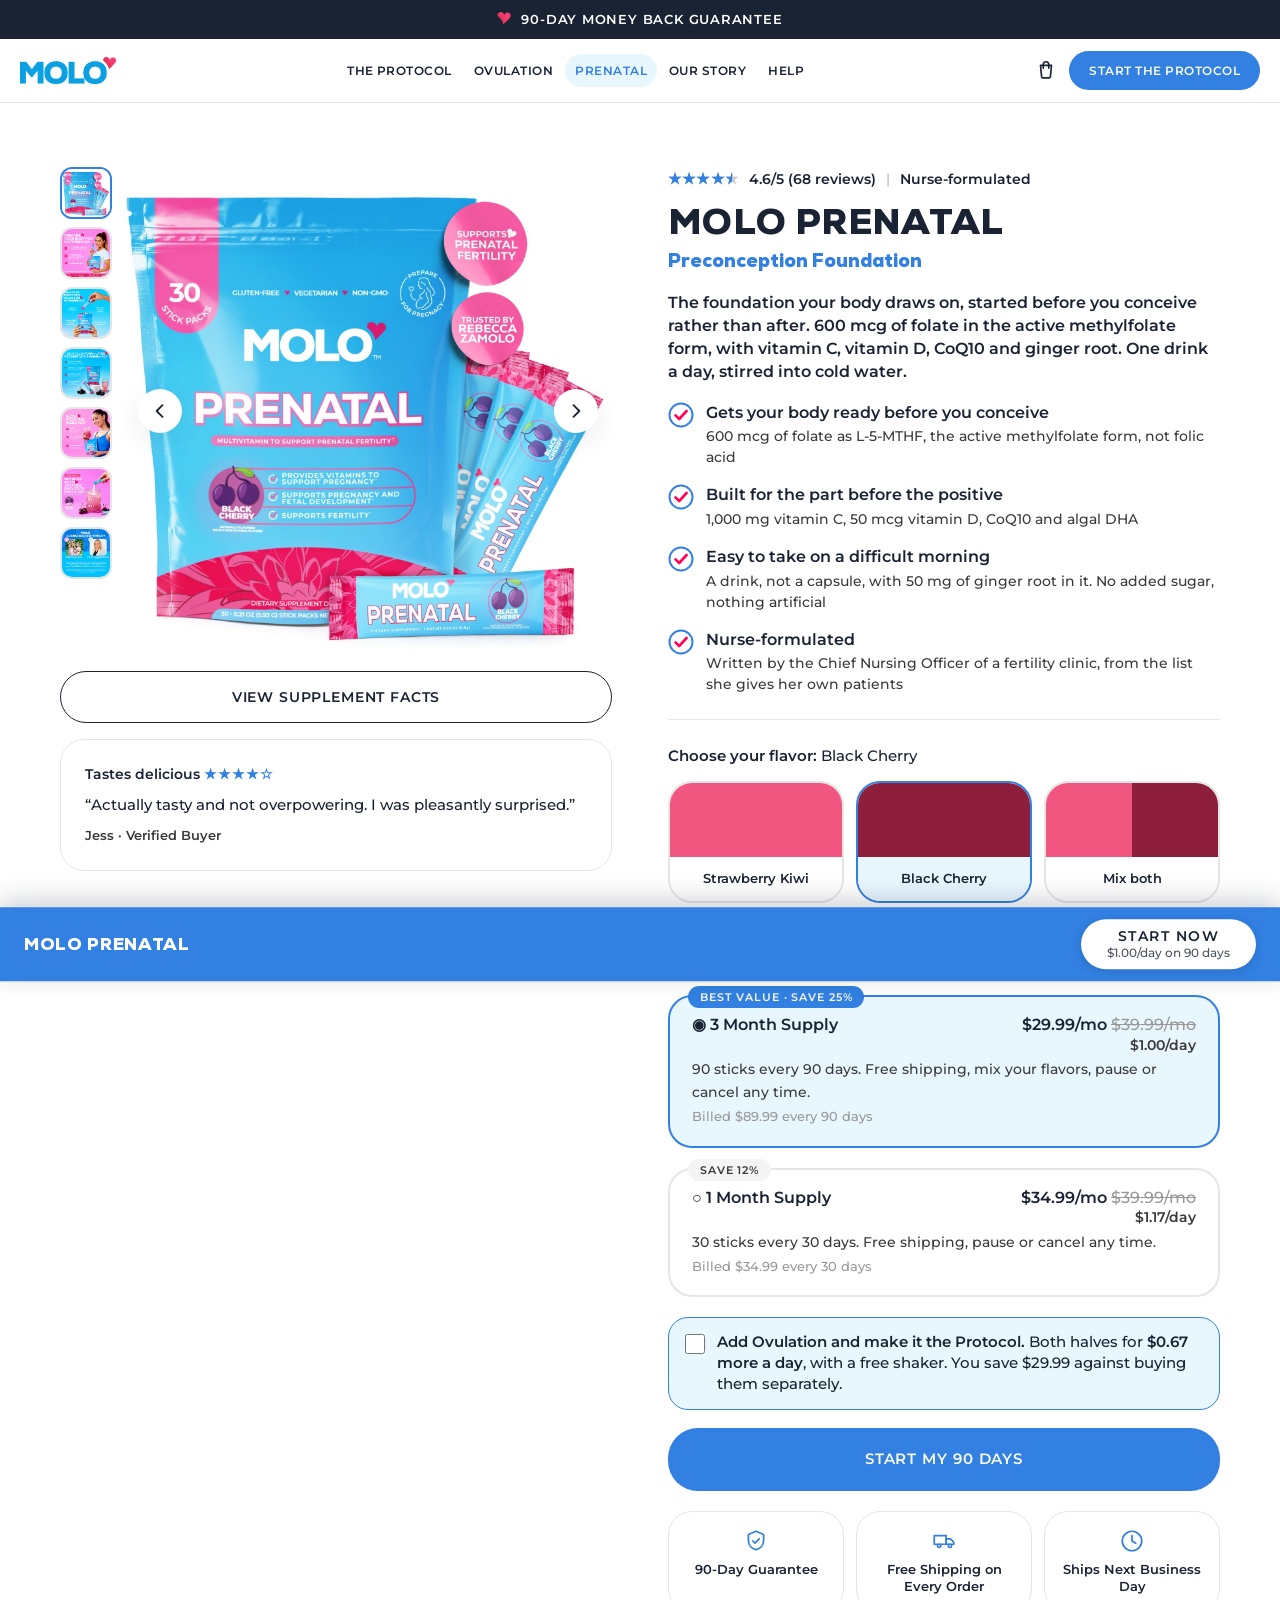
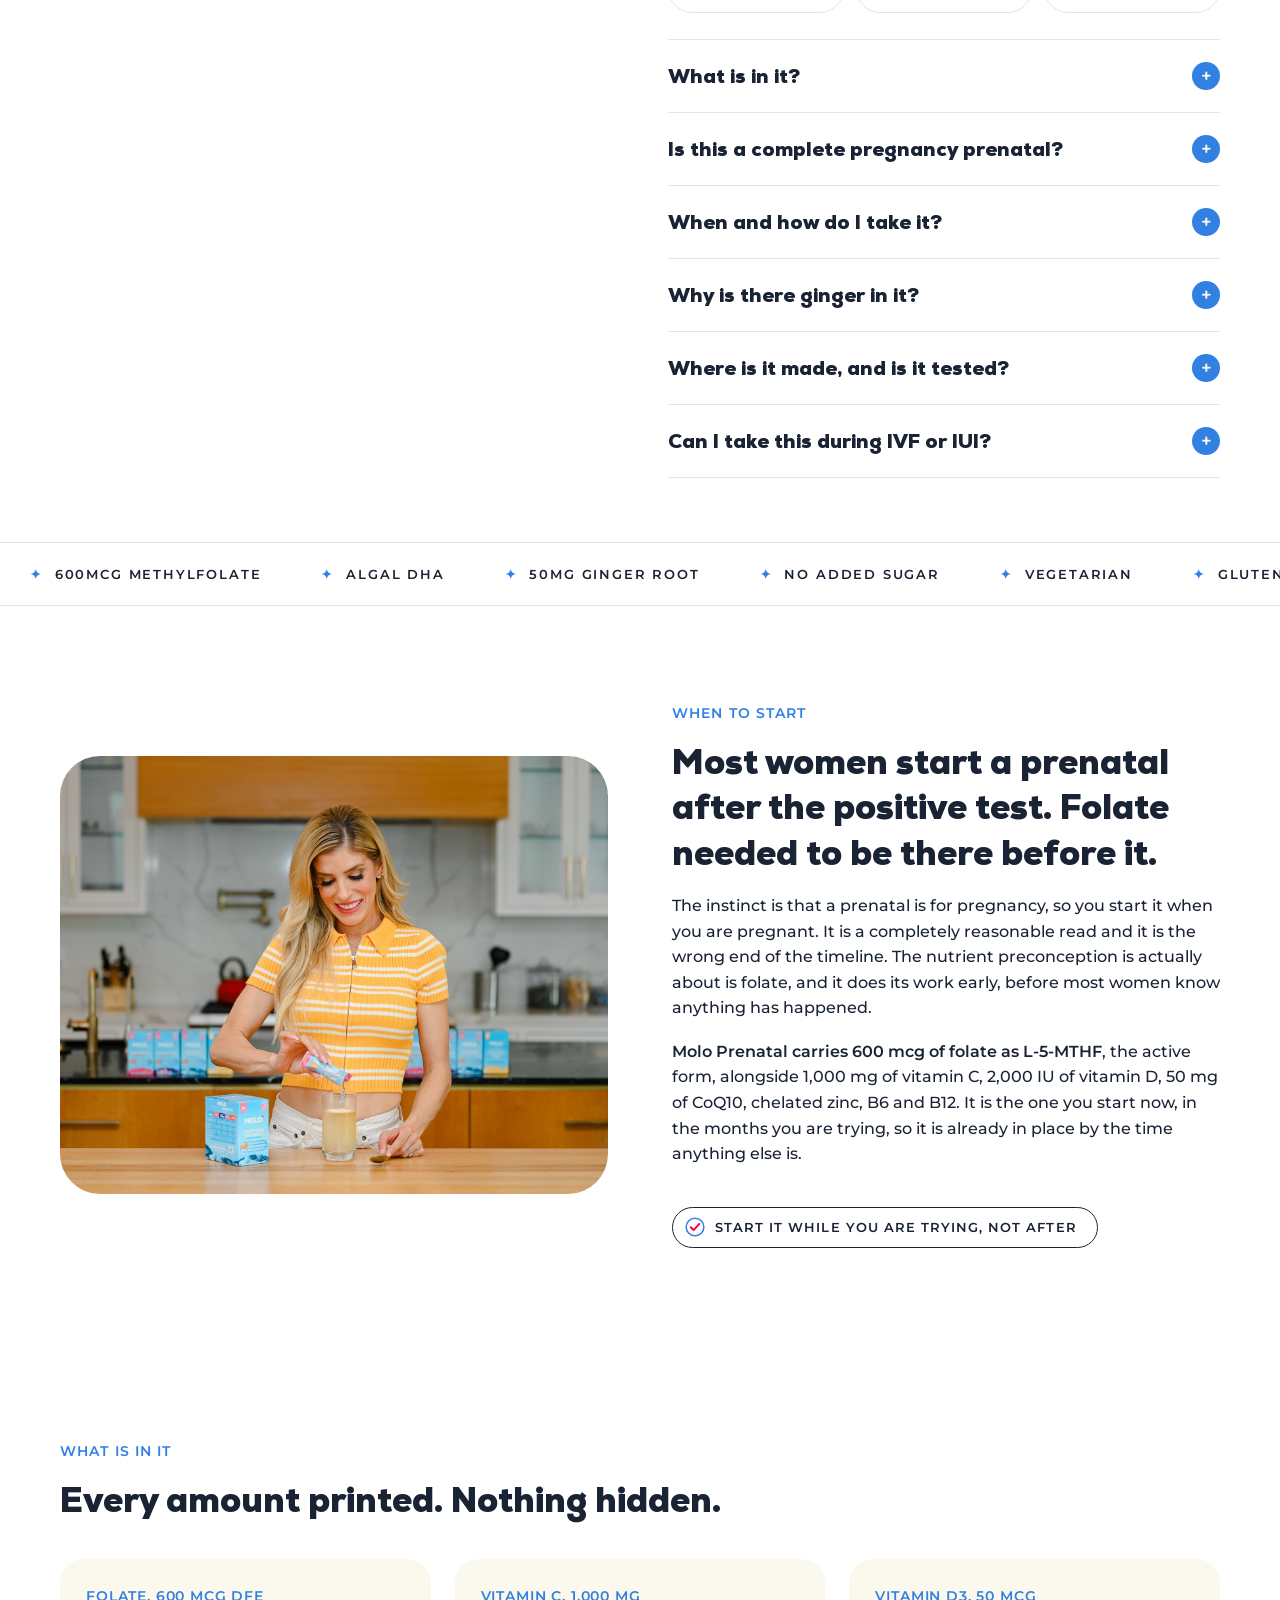
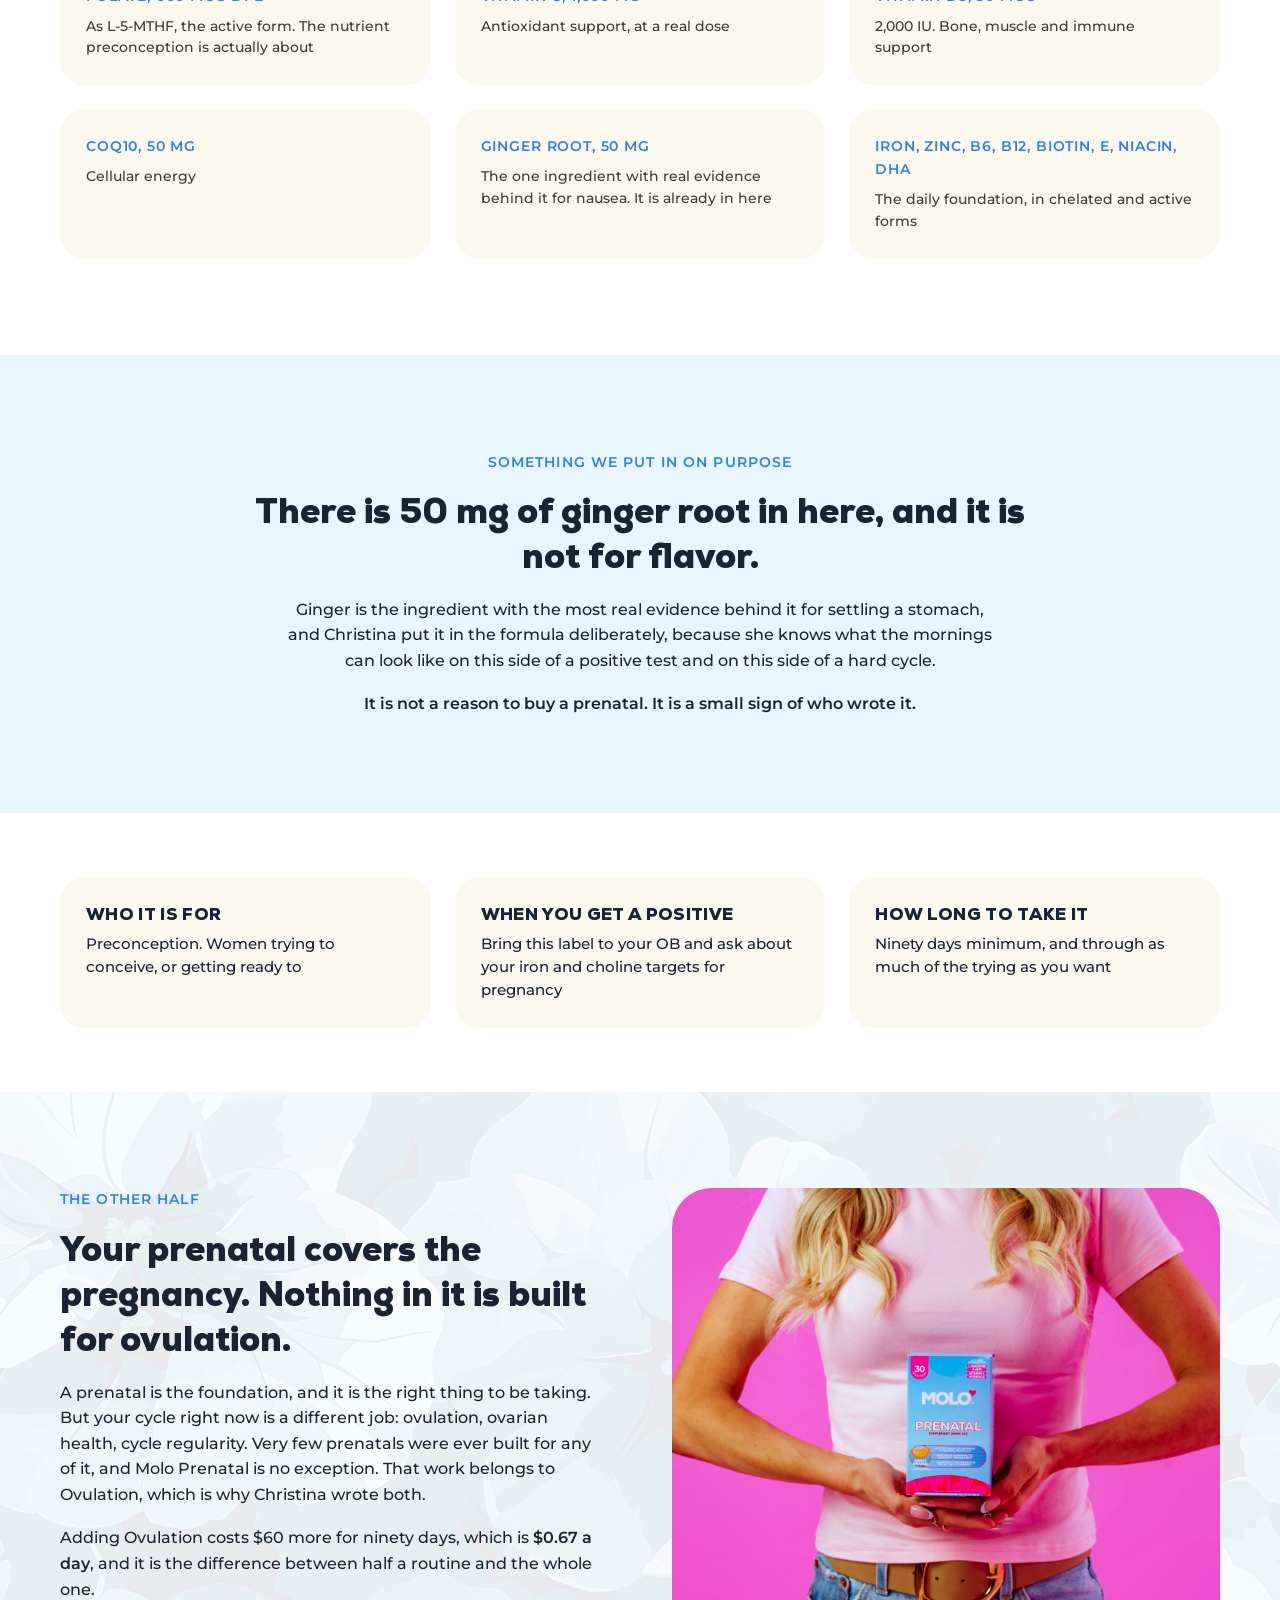
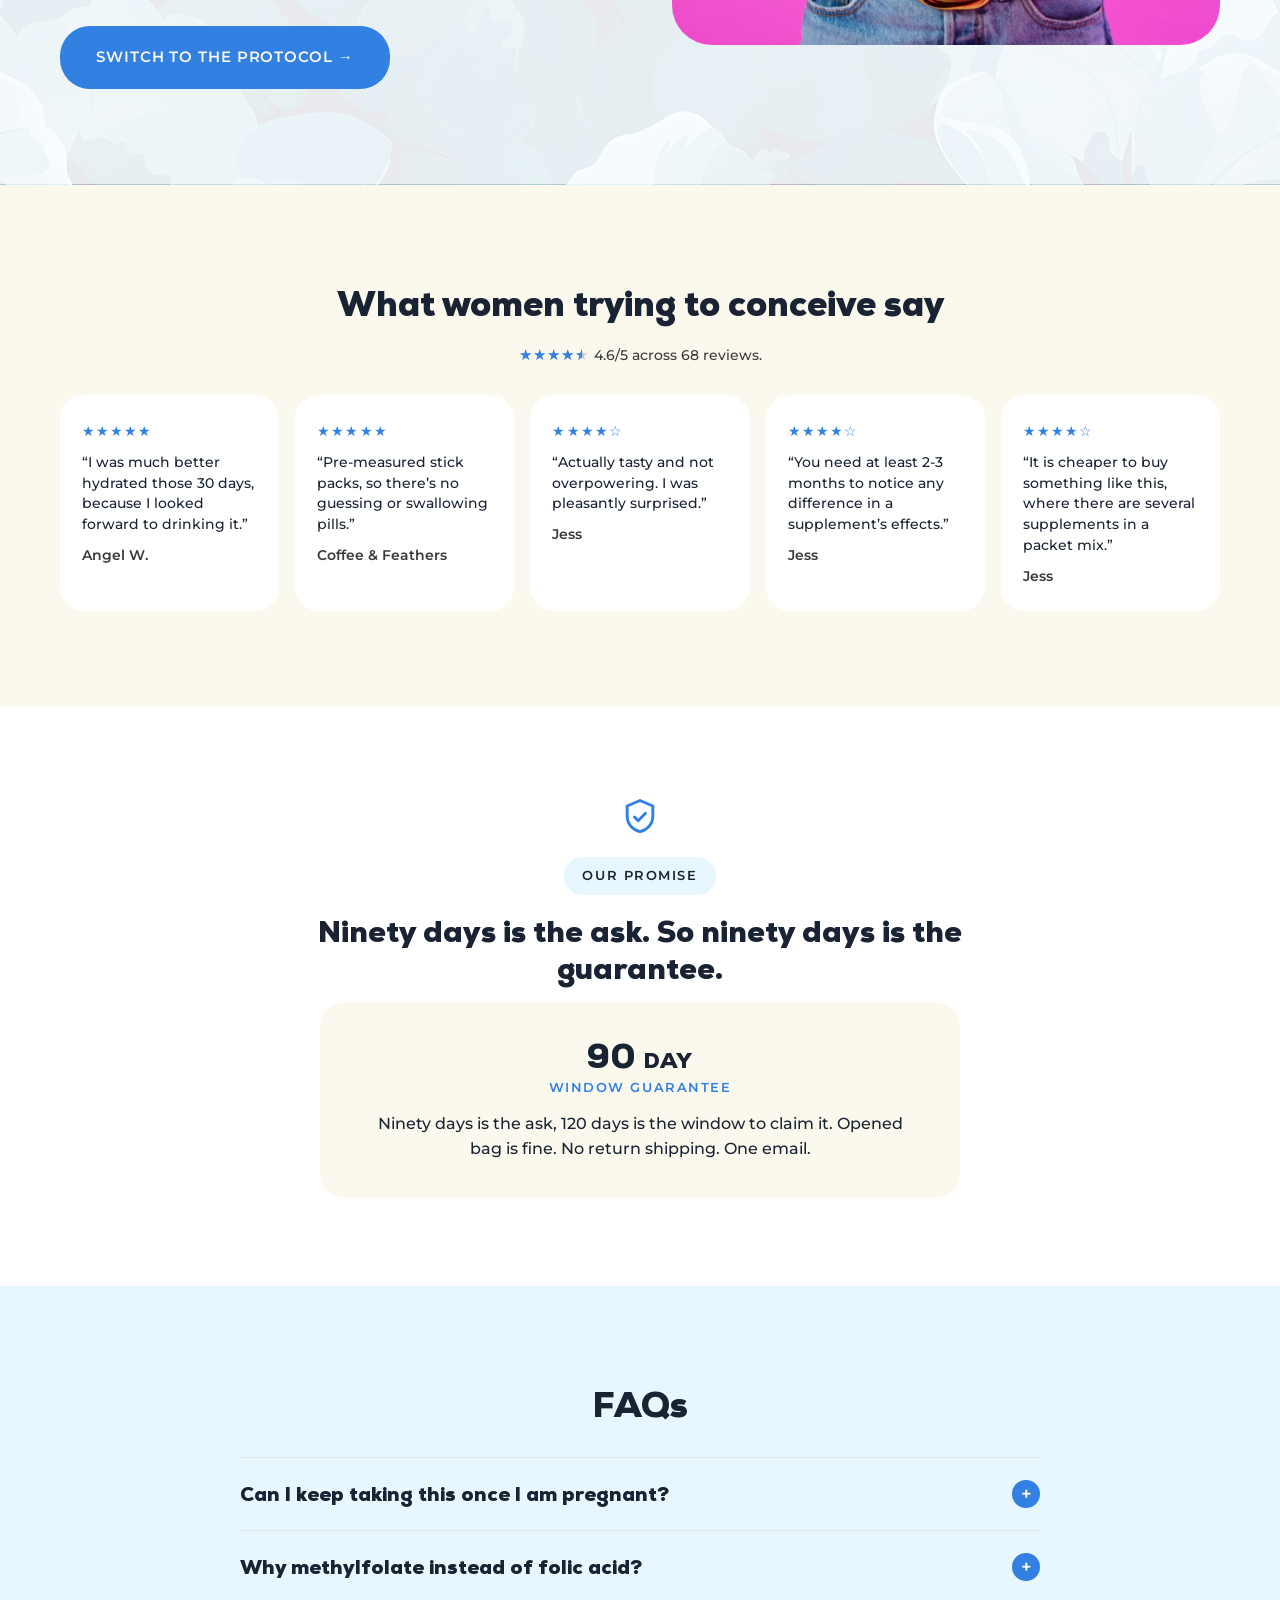
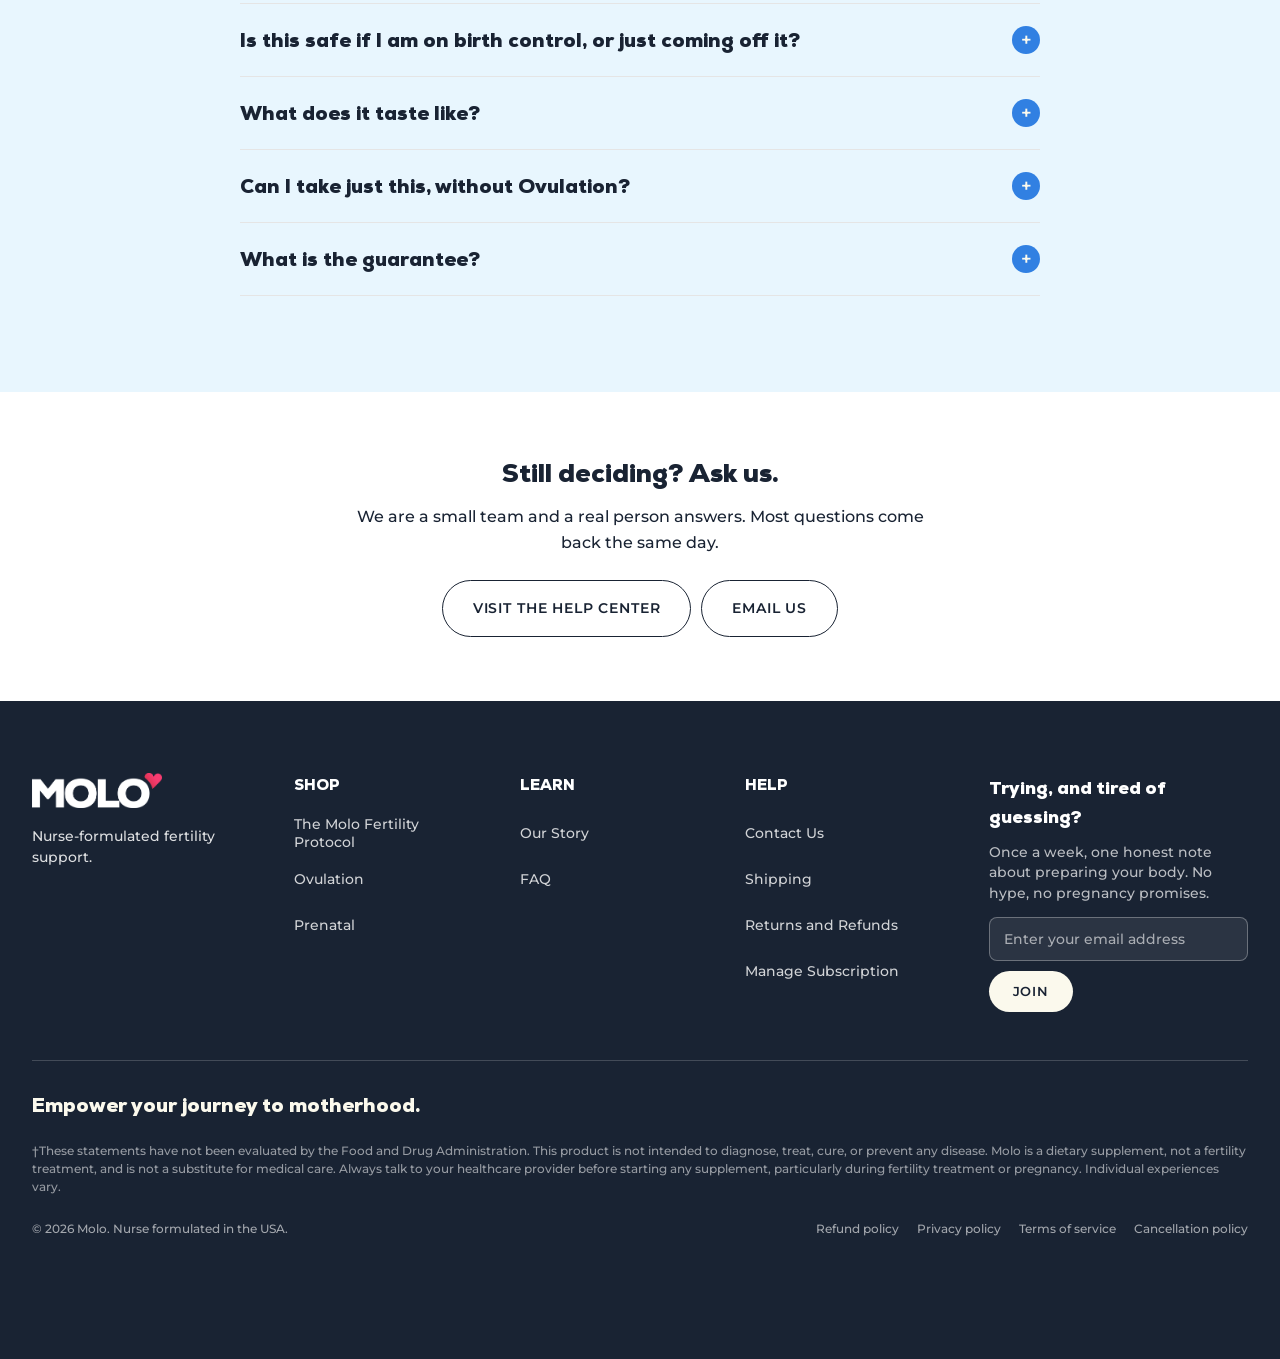
<file: prenatal.html>
<!DOCTYPE html>
<html lang="en">
<head>
<meta charset="utf-8">
<meta name="viewport" content="width=device-width, initial-scale=1">
<meta name="robots" content="noindex, nofollow">
<title>Molo Prenatal — Preconception Foundation</title>
<meta name="description" content="600 mcg of folate in the active methylfolate form, with vitamin C, vitamin D, CoQ10 and ginger root. Built for preconception. One drink a day.">
<link rel="icon" href="assets/molo-heart-mark.svg">
<link rel="stylesheet" href="_ds/molo-design-system-e2e87b0e-ba87-4c2c-8d2e-76acdc8a775e/tokens/fonts.css">
<link rel="stylesheet" href="_ds/molo-design-system-e2e87b0e-ba87-4c2c-8d2e-76acdc8a775e/tokens/colors.css">
<link rel="stylesheet" href="_ds/molo-design-system-e2e87b0e-ba87-4c2c-8d2e-76acdc8a775e/tokens/typography.css">
<link rel="stylesheet" href="_ds/molo-design-system-e2e87b0e-ba87-4c2c-8d2e-76acdc8a775e/tokens/geometry.css">
<link rel="stylesheet" href="_ds/molo-design-system-e2e87b0e-ba87-4c2c-8d2e-76acdc8a775e/tokens/semantic.css">
<link rel="stylesheet" href="assets/site.css">
<style>
.bullet{display:grid;grid-template-columns:26px minmax(0,1fr);gap:12px;margin:0 0 16px}
.bullet b{display:block;font-size:15.5px;line-height:1.4}
.bullet span{display:block;font-size:14px;line-height:1.5;color:var(--molo-gray-3a);margin-top:3px}
@media(max-width:640px){
  .bullet{grid-template-columns:22px minmax(0,1fr);gap:10px;margin-bottom:14px}
  .bullet b{font-size:14.5px}.bullet span{font-size:13px}
}
</style>
</head>
<body data-page="prenatal">
<div id="site-header"></div>

<main>
<section class="sec-sm">
  <div class="wrap">
    <div class="pdp">

      <div class="gallery" data-gallery>
        <div class="galgrid">
          <div class="galrail">
            <button class="thumb" aria-selected="true" aria-label="Black Cherry pack" data-alt="Molo Prenatal Black Cherry, 30 stick packs" data-alt-tpl="Molo Prenatal {flavor}, 30 stick packs" data-flavor-src="assets/library/listing/prenatal-{flavor}-pack.jpg"><img src="assets/library/listing/prenatal-black-cherry-pack.jpg" alt=""></button>
            <button class="thumb" aria-selected="false" aria-label="Benefits" data-alt="Provides vitamins to support pregnancy, fetal development and fertility" data-flavor-src="assets/library/listing/prenatal-{flavor}-benefits.jpg"><img src="assets/library/listing/prenatal-black-cherry-benefits.jpg" alt=""></button>
            <button class="thumb" aria-selected="false" aria-label="Prepare your body" data-alt="Prepare your body for motherhood" data-flavor-src="assets/library/listing/prenatal-{flavor}-balanced.jpg"><img src="assets/library/listing/prenatal-black-cherry-balanced.jpg" alt=""></button>
            <button class="thumb" aria-selected="false" aria-label="What is in it" data-alt="Folate, choline, DHA, iron and the prenatal micronutrients" data-flavor-src="assets/library/listing/prenatal-{flavor}-formulated.jpg"><img src="assets/library/listing/prenatal-black-cherry-formulated.jpg" alt=""></button>
            <button class="thumb" aria-selected="false" aria-label="Glow from the inside out" data-alt="The nutrients behind skin, energy and hormonal balance" data-flavor-src="assets/library/listing/prenatal-{flavor}-glow.jpg"><img src="assets/library/listing/prenatal-black-cherry-glow.jpg" alt=""></button>
            <button class="thumb" aria-selected="false" aria-label="How to use" data-alt="No bulky pills: tear, mix with water, drink" data-flavor-src="assets/library/listing/prenatal-{flavor}-how-to-use.jpg"><img src="assets/library/listing/prenatal-black-cherry-how-to-use.jpg" alt=""></button>
            <button class="thumb" aria-selected="false" aria-label="Why we made it" data-alt="Rebecca Zamolo and nurse Christina Westbrook on why they created Molo"><img src="assets/library/listing/molo-science-backed.jpg" alt=""></button>
          </div>
          <div class="stage"><img src="assets/library/listing/prenatal-black-cherry-pack.jpg" alt="Molo Prenatal Black Cherry, 30 stick packs" fetchpriority="high"></div>
        </div>
        <button class="btn btn-ghost btn-block" style="margin-top:16px" data-open="facts">View Supplement Facts</button>

        <div class="card" style="margin-top:16px;padding:24px;border-radius:24px;box-shadow:none;border:1.5px solid var(--molo-gray-e5)">
          <p class="small" style="font-weight:600;margin:0 0 8px">Tastes delicious <span class="stars">★★★★☆</span></p>
          <p style="font-size:15px;margin:0 0 8px">“Actually tasty and not overpowering. I was pleasantly surprised.”</p>
          <p class="byline" style="margin:0">Jess · Verified Buyer</p>
        </div>
      </div>

      <div class="bb" id="buy">
        <!-- 4.6/68 belongs to this SKU. It is the only page allowed to lead with it. -->
        <p class="bb__social" style="flex-wrap:wrap">
          <span class="rating" role="img" aria-label="Rated 4.6 out of 5" style="--pct:90%">★★★★★</span>
          <span>4.6/5 (68 reviews)</span>
          <span style="color:var(--molo-gray-ca)">|</span><span>Nurse-formulated</span>
        </p>

        <h1 class="h1">Molo Prenatal</h1>
        <p class="bb__sub">Preconception Foundation</p>

        <p class="bb__desc">The foundation your body draws on, started before you conceive rather than after. 600 mcg of folate in the active methylfolate form, with vitamin C, vitamin D, CoQ10 and ginger root. One drink a day, stirred into cold water.</p>

        <div style="margin:0 0 22px">
          <div class="bullet"><svg class="chk" width="26" height="26" viewBox="0 0 26 26" aria-hidden="true"><circle cx="13" cy="13" r="11.5" fill="none" stroke="var(--molo-blue)" stroke-width="2"/><path d="M7.5 13.4l3.7 3.6L18.6 9" fill="none" stroke="var(--molo-heart-flat)" stroke-width="2.6" stroke-linecap="round" stroke-linejoin="round"/></svg>
            <p style="margin:0;max-width:none"><b>Gets your body ready before you conceive</b><span>600 mcg of folate as L-5-MTHF, the active methylfolate form, not folic acid</span></p></div>
          <div class="bullet"><svg class="chk" width="26" height="26" viewBox="0 0 26 26" aria-hidden="true"><circle cx="13" cy="13" r="11.5" fill="none" stroke="var(--molo-blue)" stroke-width="2"/><path d="M7.5 13.4l3.7 3.6L18.6 9" fill="none" stroke="var(--molo-heart-flat)" stroke-width="2.6" stroke-linecap="round" stroke-linejoin="round"/></svg>
            <p style="margin:0;max-width:none"><b>Built for the part before the positive</b><span>1,000 mg vitamin C, 50 mcg vitamin D, CoQ10 and algal DHA</span></p></div>
          <div class="bullet"><svg class="chk" width="26" height="26" viewBox="0 0 26 26" aria-hidden="true"><circle cx="13" cy="13" r="11.5" fill="none" stroke="var(--molo-blue)" stroke-width="2"/><path d="M7.5 13.4l3.7 3.6L18.6 9" fill="none" stroke="var(--molo-heart-flat)" stroke-width="2.6" stroke-linecap="round" stroke-linejoin="round"/></svg>
            <p style="margin:0;max-width:none"><b>Easy to take on a difficult morning</b><span>A drink, not a capsule, with 50 mg of ginger root in it. No added sugar, nothing artificial</span></p></div>
          <div class="bullet"><svg class="chk" width="26" height="26" viewBox="0 0 26 26" aria-hidden="true"><circle cx="13" cy="13" r="11.5" fill="none" stroke="var(--molo-blue)" stroke-width="2"/><path d="M7.5 13.4l3.7 3.6L18.6 9" fill="none" stroke="var(--molo-heart-flat)" stroke-width="2.6" stroke-linecap="round" stroke-linejoin="round"/></svg>
            <p style="margin:0;max-width:none"><b>Nurse-formulated</b><span>Written by the Chief Nursing Officer of a fertility clinic, from the list she gives her own patients</span></p></div>
        </div>

        <hr class="divider">

        <p class="bb__label">Choose your flavor: <span id="flavname" style="font-weight:500">Black Cherry</span></p>
        <div class="flavors" id="flavors">
          <button class="flavor" aria-pressed="false" data-flavor="Strawberry Kiwi"><span class="sw" style="background:#F0567F"></span><span class="nm">Strawberry Kiwi</span></button>
          <button class="flavor" aria-pressed="true" data-flavor="Black Cherry"><span class="sw" style="background:#8E1F3C"></span><span class="nm">Black Cherry</span></button>
          <button class="flavor" aria-pressed="false" data-flavor="Mix both" data-mixonly="1"><span class="sw" style="background:linear-gradient(90deg,#F0567F 50%,#8E1F3C 50%)"></span><span class="nm">Mix both</span></button>
        </div>
        <p class="small" id="mixnote" style="color:var(--molo-gray-3a);margin:-12px 0 22px">Mixing flavors is available on the 90-day plan.</p>

        <p class="bb__label">Autoship &amp; Save</p>
        <div id="plans">
          <button class="plan" role="radio" aria-checked="true" data-plan="3"><span class="plansave">Best value · Save 25%</span><span class="planhead"><span class="nm">◉ 3 Month Supply</span><span class="pr">$29.99/mo <s>$39.99/mo</s><span class="per">$1.00/day</span></span></span><p class="servings">90 sticks every 90 days. Free shipping, mix your flavors, pause or cancel any time.</p><p class="bill">Billed $89.99 every 90 days</p></button>
          <button class="plan" role="radio" aria-checked="false" data-plan="1"><span class="plansave">Save 12%</span><span class="planhead"><span class="nm">○ 1 Month Supply</span><span class="pr">$34.99/mo <s>$39.99/mo</s><span class="per">$1.17/day</span></span></span><p class="servings">30 sticks every 30 days. Free shipping, pause or cancel any time.</p><p class="bill">Billed $34.99 every 30 days</p></button>
        </div>

        <label class="upsell" for="upsell">
          <input type="checkbox" id="upsell">
          <p><b>Add Ovulation and make it the Protocol.</b> Both halves for <b>$0.67 more a day</b>, with a free shaker. You save $29.99 against buying them separately.</p>
        </label>

        <p style="margin:0 0 12px"><a class="btn btn-lg btn-block" href="cart.html" id="cta">Start my 90 days</a></p>

        <div class="trustrow">
          <div class="trusttile"><svg width="26" height="26" viewBox="0 0 24 24" fill="none" stroke="currentColor" stroke-width="1.6" stroke-linecap="round" stroke-linejoin="round"><path d="M12 3l7 3v5.5c0 4.2-2.9 7.6-7 8.5-4.1-.9-7-4.3-7-8.5V6l7-3z"/><path d="M9 12l2 2 4-4"/></svg>90-Day Guarantee</div>
          <div class="trusttile"><svg width="26" height="26" viewBox="0 0 24 24" fill="none" stroke="currentColor" stroke-width="1.6" stroke-linecap="round" stroke-linejoin="round"><path d="M3 7h11v8H3z"/><path d="M14 10h4l3 3v2h-7z"/><circle cx="7.5" cy="16.5" r="1.5"/><circle cx="17.5" cy="16.5" r="1.5"/></svg>Free Shipping on Every Order</div>
          <div class="trusttile"><svg width="26" height="26" viewBox="0 0 24 24" fill="none" stroke="currentColor" stroke-width="1.6" stroke-linecap="round" stroke-linejoin="round"><circle cx="12" cy="12" r="9"/><path d="M12 7v5l3.5 2"/></svg>Ships Next Business Day</div>
        </div>


        <div style="margin-top:26px">
          <details class="acc"><summary>What is in it?</summary><div class="panel"><p>600 mcg folate as L-5-MTHF, 1,000 mg vitamin C, 50 mcg vitamin D3, vitamin E, niacin, B6, B12, biotin, 4.5 mg chelated iron, 3 mg zinc, 2 g L-arginine, 50 mg CoQ10, 50 mg ginger root and 20 mg algal DHA. No proprietary blends. <button class="btn btn-ghost" style="margin-top:12px;font-size:12px;padding:11px 20px" data-open="facts">Open the panel</button></p></div></details>
          <!-- Scope disclosure. Molo Prenatal is a preconception foundation and
               is not a complete pregnancy prenatal; saying so here and in the
               FAQ is the honest version and keeps the claim defensible. -->
          <details class="acc"><summary>Is this a complete pregnancy prenatal?</summary><div class="panel"><p>No, and we would rather say so. Molo Prenatal is built as a <b>preconception foundation</b>, for the months before a positive. It does not contain choline, iodine, calcium or magnesium, and its iron is 4.5 mg rather than a pregnancy dose. When you get a positive, bring this label to your OB and ask specifically about your iron and choline targets.</p></div></details>
          <details class="acc"><summary>When and how do I take it?</summary><div class="panel"><p>One stick a day, stirred into 8 to 12 oz of cold water. Any time of day works. What matters is that you take it daily for the full ninety days.</p></div></details>
          <details class="acc"><summary>Why is there ginger in it?</summary><div class="panel"><p>50 mg of ginger root, which is the one ingredient here with real evidence behind it for nausea. It is in the formula for the mornings when a supplement is the last thing your stomach wants, which is exactly when a routine tends to break.</p></div></details>
          <details class="acc"><summary>Where is it made, and is it tested?</summary><div class="panel"><p>Made in the USA in a GMP-certified facility, and third-party tested for purity and potency.</p></div></details>
          <details class="acc"><summary>Can I take this during IVF or IUI?</summary><div class="panel"><p>Bring the label to your clinic before starting anything during a treatment cycle. Molo is a supplement rather than a medical product, and your clinic’s protocol always comes first.</p></div></details>
        </div>

      </div>
    </div>
  </div>
</section>

<div class="badgerow" aria-hidden="true">
  <div class="badgerow__track">
    <span><b>✦</b>600mcg methylfolate</span><span><b>✦</b>Algal DHA</span><span><b>✦</b>50mg ginger root</span><span><b>✦</b>No added sugar</span><span><b>✦</b>Vegetarian</span><span><b>✦</b>Gluten-free</span><span><b>✦</b>Third-party tested</span><span><b>✦</b>Made in the USA</span>
  </div>
</div>

<section class="sec">
  <div class="wrap">
    <div class="grid2">
      <div class="imgframe" style="aspect-ratio:1.25"><img src="assets/library/lifestyle/IMG-8140.jpg" alt="Molo Prenatal in a real morning routine"></div>
      <div>
        <p class="eyebrow">When to start</p>
        <h2 class="h2">Most women start a prenatal after the positive test. Folate needed to be there before it.</h2>
        <p>The instinct is that a prenatal is for pregnancy, so you start it when you are pregnant. It is a completely reasonable read and it is the wrong end of the timeline. The nutrient preconception is actually about is folate, and it does its work early, before most women know anything has happened.</p>
        <p><b>Molo Prenatal carries 600 mcg of folate as L-5-MTHF</b>, the active form, alongside 1,000 mg of vitamin C, 2,000 IU of vitamin D, 50 mg of CoQ10, chelated zinc, B6 and B12. It is the one you start now, in the months you are trying, so it is already in place by the time anything else is.</p>
        <p class="pill" style="margin-top:22px"><svg class="chk" width="20" height="20" viewBox="0 0 26 26" aria-hidden="true"><circle cx="13" cy="13" r="11.5" fill="none" stroke="var(--molo-blue)" stroke-width="2"/><path d="M7.5 13.4l3.7 3.6L18.6 9" fill="none" stroke="var(--molo-heart-flat)" stroke-width="2.6" stroke-linecap="round" stroke-linejoin="round"/></svg>Start it while you are trying, not after</p>
      </div>
    </div>
  </div>
</section>

<!-- what is in it ----------------------------------------------------------- -->
<section class="sec">
  <div class="wrap">
    <div style="max-width:720px;margin-bottom:36px">
      <p class="eyebrow">What is in it</p>
      <h2 class="h2 full" style="margin:0">Every amount printed. Nothing hidden.</h2>
    </div>
    <div class="grid3"><div style="background:var(--molo-cream);border-radius:24px;padding:26px"><p style="margin:0 0 8px;font-weight:600;font-size:14px;letter-spacing:.06em;text-transform:uppercase;color:var(--molo-blue)">Folate, 600 mcg DFE</p><p style="margin:0;font-size:14px;line-height:1.55;color:var(--molo-gray-3a);max-width:none">As L-5-MTHF, the active form. The nutrient preconception is actually about</p></div><div style="background:var(--molo-cream);border-radius:24px;padding:26px"><p style="margin:0 0 8px;font-weight:600;font-size:14px;letter-spacing:.06em;text-transform:uppercase;color:var(--molo-blue)">Vitamin C, 1,000 mg</p><p style="margin:0;font-size:14px;line-height:1.55;color:var(--molo-gray-3a);max-width:none">Antioxidant support, at a real dose</p></div><div style="background:var(--molo-cream);border-radius:24px;padding:26px"><p style="margin:0 0 8px;font-weight:600;font-size:14px;letter-spacing:.06em;text-transform:uppercase;color:var(--molo-blue)">Vitamin D3, 50 mcg</p><p style="margin:0;font-size:14px;line-height:1.55;color:var(--molo-gray-3a);max-width:none">2,000 IU. Bone, muscle and immune support</p></div><div style="background:var(--molo-cream);border-radius:24px;padding:26px"><p style="margin:0 0 8px;font-weight:600;font-size:14px;letter-spacing:.06em;text-transform:uppercase;color:var(--molo-blue)">CoQ10, 50 mg</p><p style="margin:0;font-size:14px;line-height:1.55;color:var(--molo-gray-3a);max-width:none">Cellular energy</p></div><div style="background:var(--molo-cream);border-radius:24px;padding:26px"><p style="margin:0 0 8px;font-weight:600;font-size:14px;letter-spacing:.06em;text-transform:uppercase;color:var(--molo-blue)">Ginger Root, 50 mg</p><p style="margin:0;font-size:14px;line-height:1.55;color:var(--molo-gray-3a);max-width:none">The one ingredient with real evidence behind it for nausea. It is already in here</p></div><div style="background:var(--molo-cream);border-radius:24px;padding:26px"><p style="margin:0 0 8px;font-weight:600;font-size:14px;letter-spacing:.06em;text-transform:uppercase;color:var(--molo-blue)">Iron, zinc, B6, B12, biotin, E, niacin, DHA</p><p style="margin:0;font-size:14px;line-height:1.55;color:var(--molo-gray-3a);max-width:none">The daily foundation, in chelated and active forms</p></div></div>
  </div>
</section>

<!-- ginger ------------------------------------------------------------------ -->
<section class="sec tint">
  <div class="wrap-narrow center">
    <p class="eyebrow">Something we put in on purpose</p>
    <h2 class="h2 full">There is 50 mg of ginger root in here, and it is not for flavor.</h2>
    <p>Ginger is the ingredient with the most real evidence behind it for settling a stomach, and Christina put it in the formula deliberately, because she knows what the mornings can look like on this side of a positive test and on this side of a hard cycle.</p>
    <p><b>It is not a reason to buy a prenatal. It is a small sign of who wrote it.</b></p>
  </div>
</section>

<!-- who it is for --------------------------------------------------------- -->
<section class="sec-sm" style="background:#fff">
  <div class="wrap"><div class="grid3"><div style="background:var(--molo-cream);border-radius:24px;padding:26px"><p class="h4" style="font-size:17px;margin:0 0 8px">Who it is for</p><p style="margin:0;font-size:14.5px;line-height:1.6;max-width:none">Preconception. Women trying to conceive, or getting ready to</p></div><div style="background:var(--molo-cream);border-radius:24px;padding:26px"><p class="h4" style="font-size:17px;margin:0 0 8px">When you get a positive</p><p style="margin:0;font-size:14.5px;line-height:1.6;max-width:none">Bring this label to your OB and ask about your iron and choline targets for pregnancy</p></div><div style="background:var(--molo-cream);border-radius:24px;padding:26px"><p class="h4" style="font-size:17px;margin:0 0 8px">How long to take it</p><p style="margin:0;font-size:14.5px;line-height:1.6;max-width:none">Ninety days minimum, and through as much of the trying as you want</p></div></div></div>
</section>

<!-- the other half ---------------------------------------------------------- -->
<section class="sec pat">
  <div class="wrap">
    <div class="grid2 top">
      <div>
        <p class="eyebrow">The other half</p>
        <h2 class="h2">Your prenatal covers the pregnancy. Nothing in it is built for ovulation.</h2>
        <p>A prenatal is the foundation, and it is the right thing to be taking. But your cycle right now is a different job: ovulation, ovarian health, cycle regularity. Very few prenatals were ever built for any of it, and Molo Prenatal is no exception. That work belongs to Ovulation, which is why Christina wrote both.</p>
        <p>Adding Ovulation costs $60 more for ninety days, which is <b>$0.67 a day</b>, and it is the difference between half a routine and the whole one.</p>
        <p style="margin-top:24px"><a class="btn btn-lg" href="protocol.html">Switch to the Protocol →</a></p>
      </div>
      <div><div class="imgframe" style="aspect-ratio:1.2"><img src="assets/library/lifestyle/MS-8844.jpeg" alt="A woman at home with a Molo drink"></div></div>
    </div>
  </div>
</section>

<!-- reviews ----------------------------------------------------------------- -->
<section class="sec cream">
  <div class="wrap">
    <div class="center" style="margin-bottom:28px">
      <h2 class="h2 full">What women trying to conceive say</h2>
      <p class="small" style="color:var(--molo-gray-3a)">
        <span class="rating" role="img" aria-label="Rated 4.6 out of 5" style="--pct:90%">★★★★★</span>
        4.6/5 across 68 reviews.</p>
    </div>
    <div class="revgrid revgrid--5">
      <div class="rev"><span class="stars">★★★★★</span><p>“I was much better hydrated those 30 days, because I looked forward to drinking it.”</p><p class="byline">Angel W.</p></div>
      <div class="rev"><span class="stars">★★★★★</span><p>“Pre-measured stick packs, so there’s no guessing or swallowing pills.”</p><p class="byline">Coffee &amp; Feathers</p></div>
      <div class="rev"><span class="stars">★★★★☆</span><p>“Actually tasty and not overpowering. I was pleasantly surprised.”</p><p class="byline">Jess</p></div>
      <div class="rev"><span class="stars">★★★★☆</span><p>“You need at least 2-3 months to notice any difference in a supplement’s effects.”</p><p class="byline">Jess</p></div>
      <div class="rev"><span class="stars">★★★★☆</span><p>“It is cheaper to buy something like this, where there are several supplements in a packet mix.”</p><p class="byline">Jess</p></div>
    </div>
  </div>
</section>

<section class="gtee">
  <div class="gtee__inner">
    <div class="gtee__icon"><svg width="44" height="44" viewBox="0 0 24 24" fill="none" stroke="currentColor" stroke-width="1.6" stroke-linecap="round" stroke-linejoin="round" aria-hidden="true"><path d="M12 3l7 3v5.5c0 4.2-2.9 7.6-7 8.5-4.1-.9-7-4.3-7-8.5V6l7-3z"/><path d="M9 12l2 2 4-4"/></svg></div>
    <p class="gtee__eyebrow"><span class="chip">Our promise</span></p>
    <h2>Ninety days is the ask. So ninety days is the guarantee.</h2>
    <div class="gtee__card">
      <p class="gtee__num">90 <span>DAY</span></p>
      <p class="gtee__label">Window guarantee</p>
      <p>Ninety days is the ask, 120 days is the window to claim it. Opened bag is fine. No return shipping. One email.</p>
    </div>
  </div>
</section>

<!-- FAQs -------------------------------------------------------------------- -->
<section class="sec tint">
  <div class="wrap-narrow">
    <div class="center" style="margin-bottom:30px"><h2 class="h2 full">FAQs</h2></div>
    <details class="acc"><summary>Can I keep taking this once I am pregnant?</summary><div class="panel"><p>Talk to your OB and bring the label. This one is built for preconception, so for pregnancy specifically, ask about your iron and choline targets.</p></div></details>
    <details class="acc"><summary>Why methylfolate instead of folic acid?</summary><div class="panel"><p>Methylfolate is the active form, which is why Christina chose it. Worth knowing: the CDC’s position is that folic acid is the form with the evidence behind it for preventing neural tube defects. If that matters to you, ask your provider which one is right for your situation.</p></div></details>
    <details class="acc"><summary>Is this safe if I am on birth control, or just coming off it?</summary><div class="panel"><p>Talk to your provider, and bring the label. Plenty of women start while they are coming off the pill, but your provider knows your situation and we do not.</p></div></details>
    <details class="acc"><summary>What does it taste like?</summary><div class="panel"><p>Strawberry Kiwi is bright and light. Black Cherry is deeper and less sweet. Both sweetened with Reb M and monk fruit, no added sugar and nothing artificial.</p></div></details>
    <details class="acc"><summary>Can I take just this, without Ovulation?</summary><div class="panel"><p>You can, and some women do. But they cover different things, and taking one means covering half of what you meant to cover.</p></div></details>
    <details class="acc"><summary>What is the guarantee?</summary><div class="panel"><p>Ninety days is the ask, 120 days is the window to claim it. Opened bag is fine. No return shipping. One email.</p></div></details>
  </div>
</section>

<!-- help CTA ---------------------------------------------------------------- -->
<section class="sec-sm">
  <div class="wrap center">
    <h3 class="h3">Still deciding? Ask us.</h3>
    <p style="margin:0 auto 24px;max-width:52ch">We are a small team and a real person answers. Most questions come back the same day.</p>
    <p class="pillrow" style="justify-content:center;max-width:none">
      <a class="btn btn-ghost" href="help.html">Visit the help center</a>
      <a class="btn btn-ghost" href="help.html#contact">Email us</a>
    </p>
  </div>
</section>

</main>

<div class="ovl" id="facts" hidden role="dialog" aria-modal="true" aria-label="Supplement Facts">
  <div class="ovl__panel">
    <button class="ovl__x" aria-label="Close">✕</button>
    <h3 class="h3">Molo Prenatal · Supplement Facts</h3>
    <p class="small" style="color:var(--molo-gray-3a)">One 5.5g stick. No proprietary blends.</p>
    <table class="tbl" style="font-size:14px;margin-top:16px"><tbody>
      <tr><td>Folate (L-5-MTHF)</td><td class="num">600 mcg DFE</td></tr>
      <tr><td>Vitamin C</td><td class="num">1,000 mg</td></tr>
      <tr><td>Vitamin D3</td><td class="num">50 mcg</td></tr>
      <tr><td>Vitamin E</td><td class="num">30 mg</td></tr>
      <tr><td>Niacin</td><td class="num">18 mg</td></tr>
      <tr><td>Vitamin B6</td><td class="num">2 mg</td></tr>
      <tr><td>Vitamin B12</td><td class="num">5 mcg</td></tr>
      <tr><td>Biotin</td><td class="num">30 mcg</td></tr>
      <tr><td>Iron (ferric glycinate)</td><td class="num">4.5 mg</td></tr>
      <tr><td>Zinc</td><td class="num">3 mg</td></tr>
      <tr><td>L-Arginine</td><td class="num">2 g</td></tr>
      <tr><td>CoQ10</td><td class="num">50 mg</td></tr>
      <tr><td>Ginger Root</td><td class="num">50 mg</td></tr>
      <tr><td>DHA (algal)</td><td class="num">20 mg</td></tr>
    </tbody></table>
    <p class="legal" style="margin-top:12px">A preconception foundation. Does not contain choline, iodine, calcium or magnesium.</p>
  </div>
</div>

<div class="sticky" data-after="1600">
  <p class="sticky__lead">Molo Prenatal</p>
  <a class="sticky__cta" href="#buy"><b>Start now</b><small>$1.00/day on 90 days</small></a>
</div>

<div id="site-footer"></div>
<script src="assets/site.js"></script>
<script>
window.MoloPage = function () {
  var flavors=document.getElementById('flavors'),flavName=document.getElementById('flavname'),
      mixNote=document.getElementById('mixnote'),plans=document.getElementById('plans'),
      cta=document.getElementById('cta'),upsell=document.getElementById('upsell');
  var COPY={'3':{cta:'Start my 90 days',mix:true},'1':{cta:'Start monthly',mix:false}};
  function plan(){var e=plans.querySelector('.plan[aria-checked="true"]');return e?e.getAttribute('data-plan'):'3';}
  /* Mix both has no pack shot of its own, so it borrows Black Cherry's, which
     is also what this page falls back to when the 1-month plan disables mix. */
  var GAL=document.querySelector('[data-gallery]');
  var FLAVOR={'Strawberry Kiwi':['strawberry-kiwi','Strawberry Kiwi'],
              'Black Cherry':['black-cherry','Black Cherry'],
              'Mix both':['black-cherry','Black Cherry']};
  function pick(b){
    if(!b||b.disabled)return;
    flavors.querySelectorAll('.flavor').forEach(function(x){x.setAttribute('aria-pressed',String(x===b));});
    var name=b.getAttribute('data-flavor');
    flavName.textContent=name;
    var f=FLAVOR[name]||FLAVOR['Black Cherry'];
    if(GAL&&GAL.moloSetFlavor)GAL.moloSetFlavor(f[0],f[1]);
  }
  function sync(){
    var mixOk=COPY[plan()].mix,m=flavors.querySelector('[data-mixonly]');
    m.disabled=!mixOk;m.style.opacity=mixOk?'':'.45';m.style.cursor=mixOk?'pointer':'not-allowed';
    m.title=mixOk?'':'Available on the 90-day plan';
    if(!mixOk&&m.getAttribute('aria-pressed')==='true')pick(flavors.querySelector('[data-flavor="Black Cherry"]'));
    mixNote.hidden=!mixOk;
    if(upsell.checked){cta.textContent='Start the Protocol instead';cta.setAttribute('href','protocol.html');}
    else{cta.textContent=COPY[plan()].cta;cta.setAttribute('href','cart.html');}
  }
  flavors.querySelectorAll('.flavor').forEach(function(b){b.addEventListener('click',function(){pick(b);});});
  plans.querySelectorAll('.plan').forEach(function(p){p.addEventListener('click',function(){
    plans.querySelectorAll('.plan').forEach(function(x){x.setAttribute('aria-checked',String(x===p));
      var nm=x.querySelector('.nm');if(nm)nm.textContent=nm.textContent.replace(/^[◉○]/,x===p?'◉':'○');});
    sync();});});
  upsell.addEventListener('change',sync);
  sync();
};
</script>
</body>
</html>
</file>
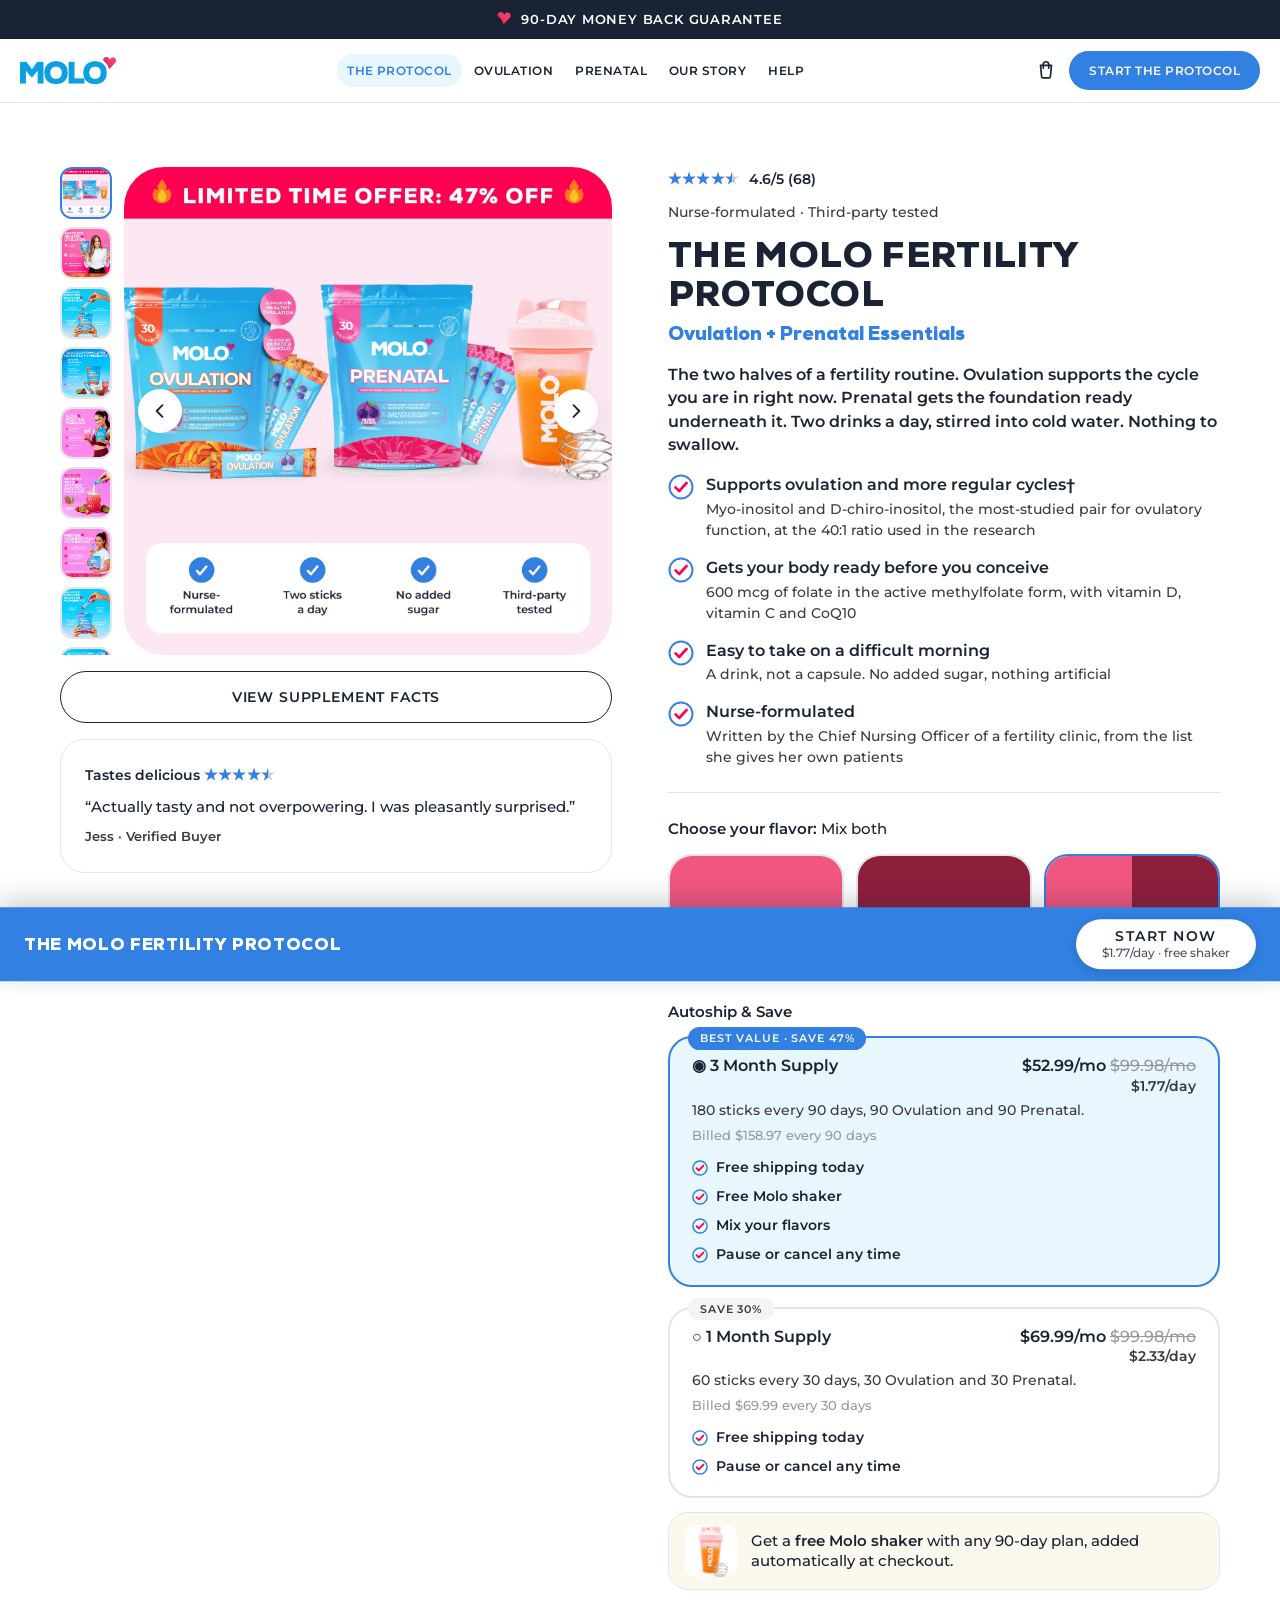
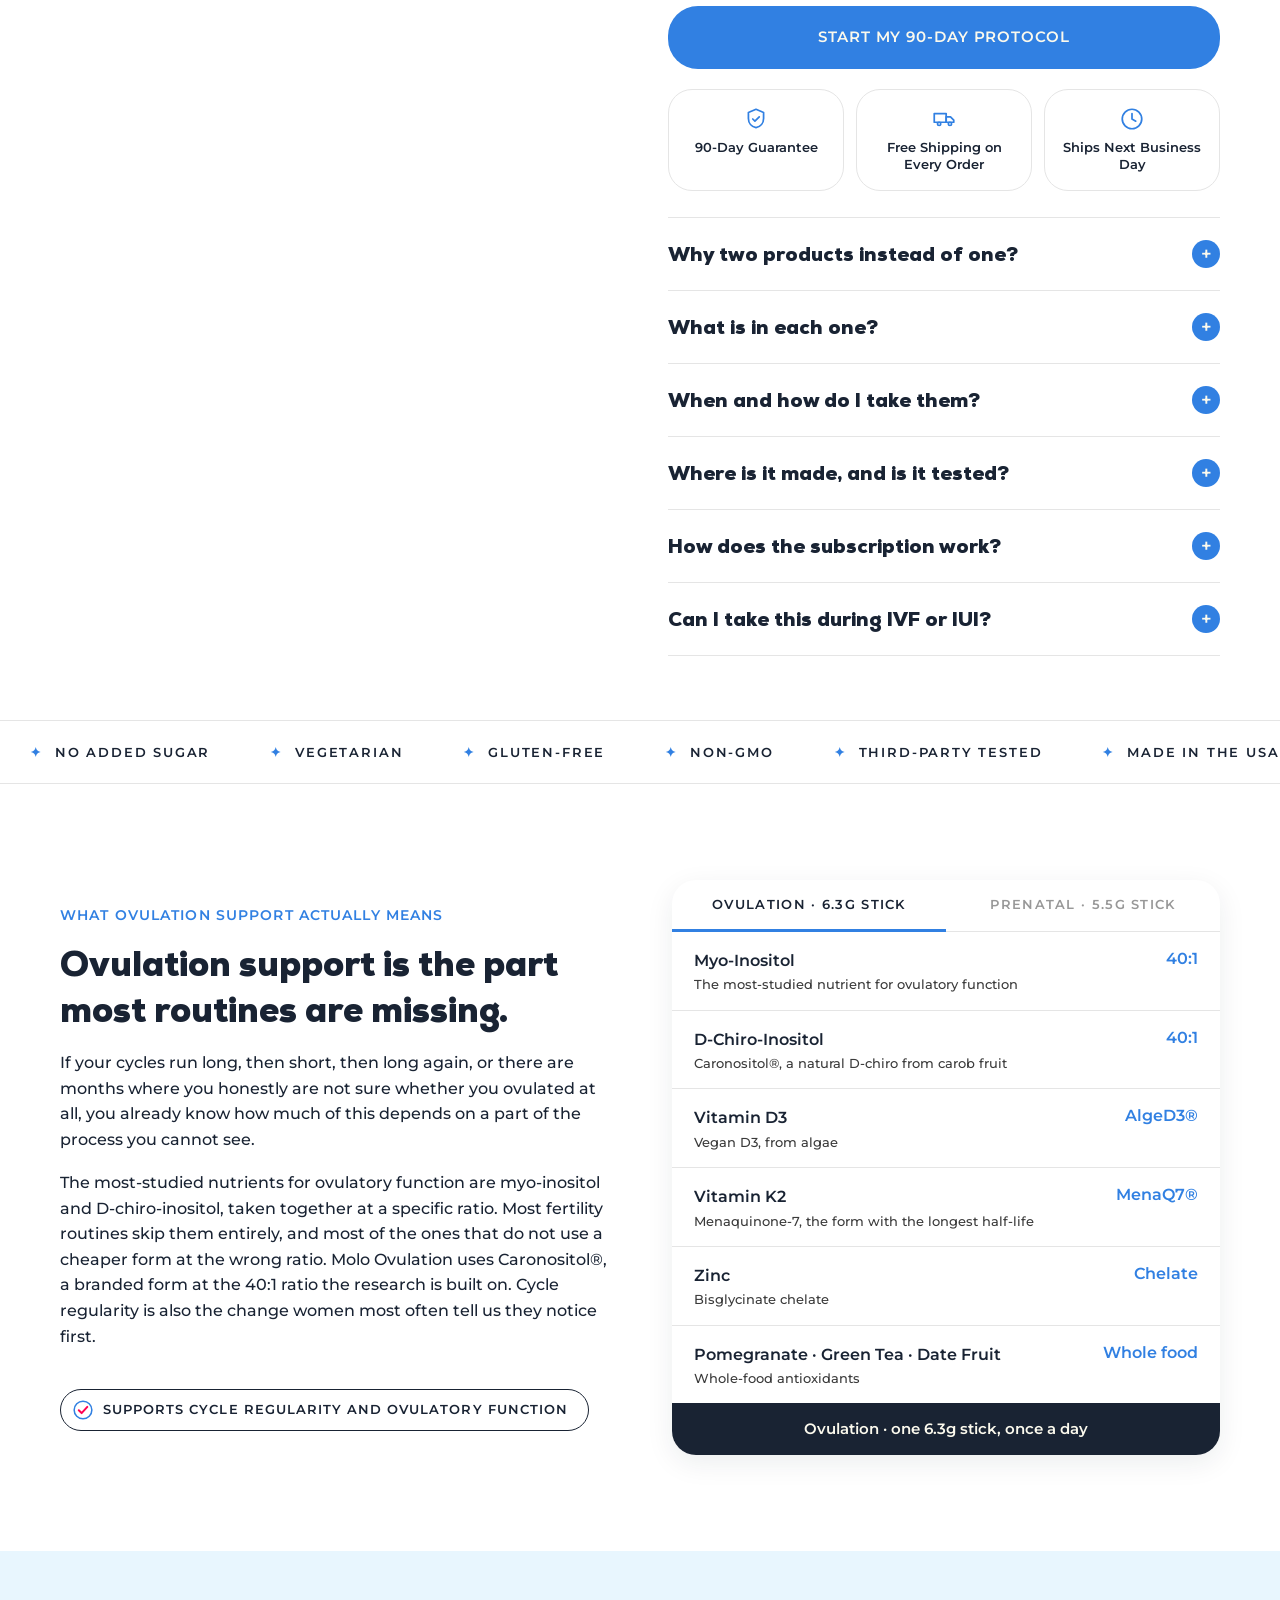
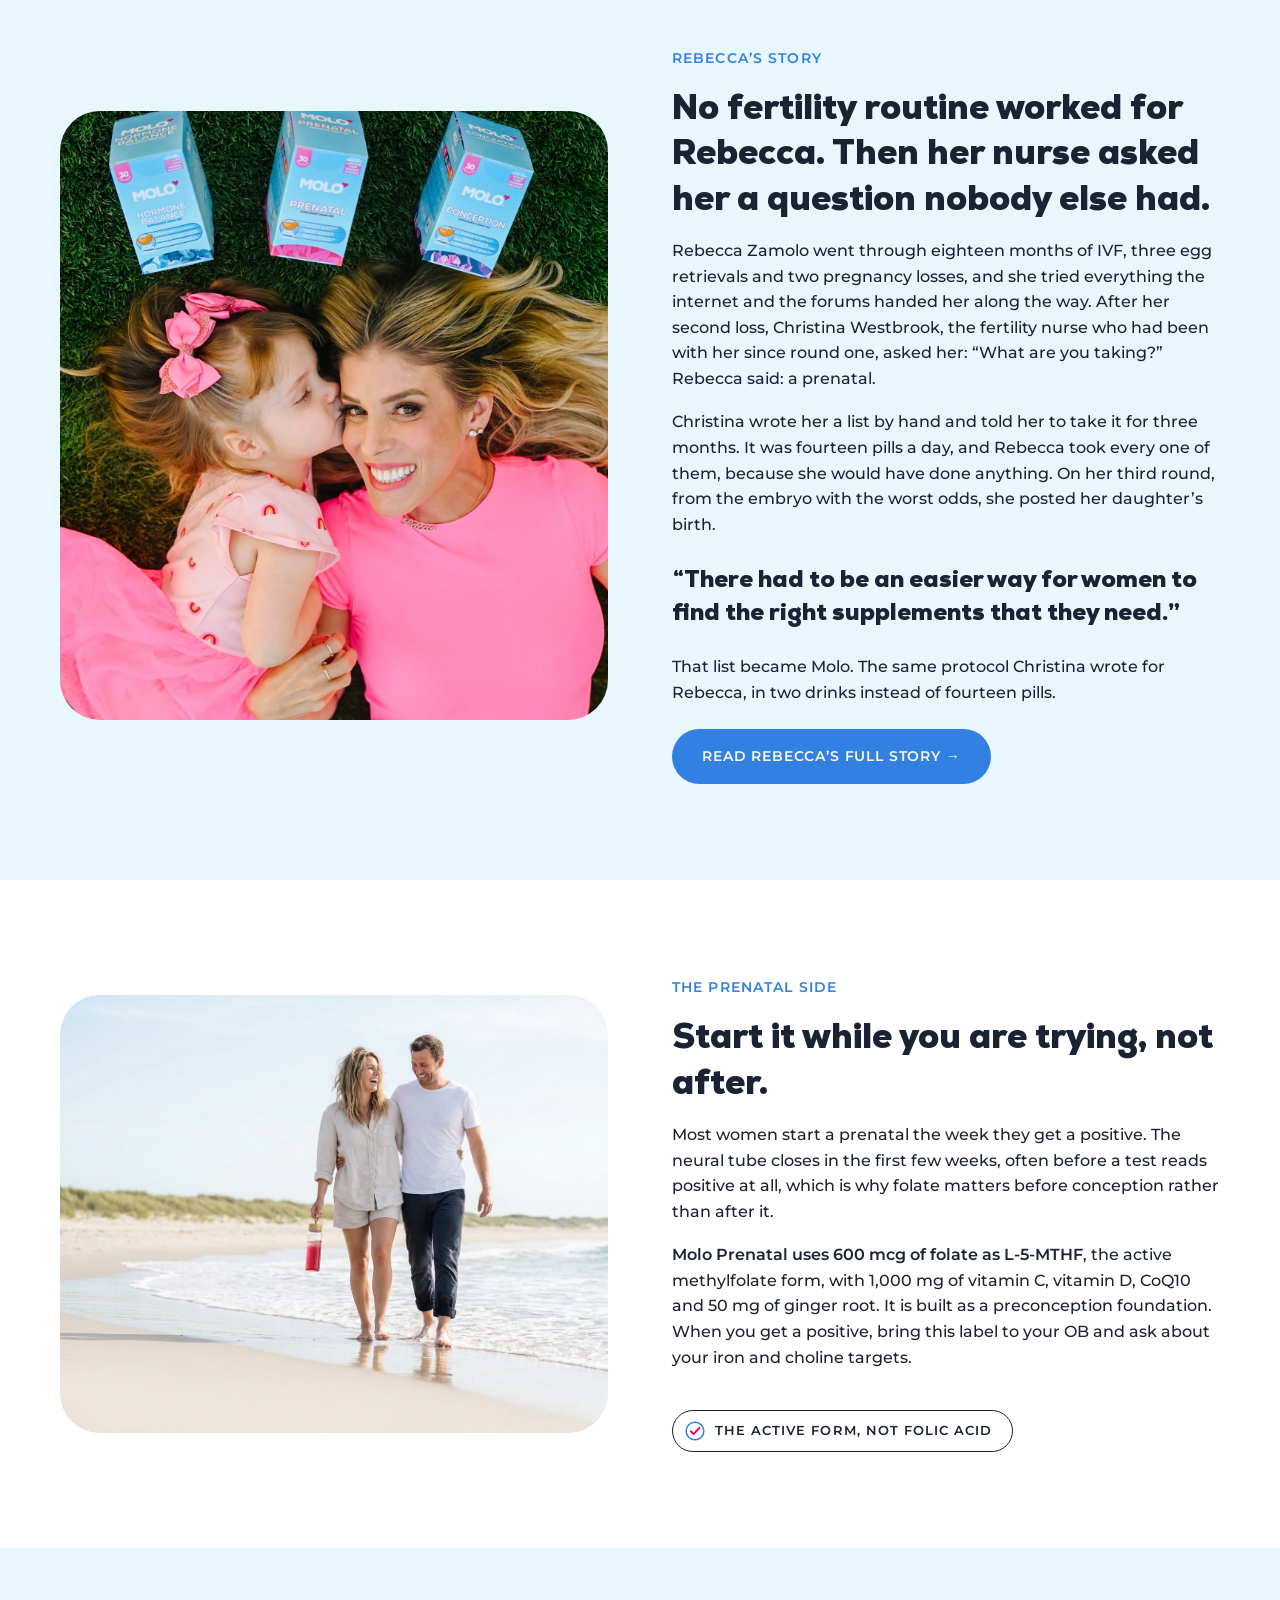
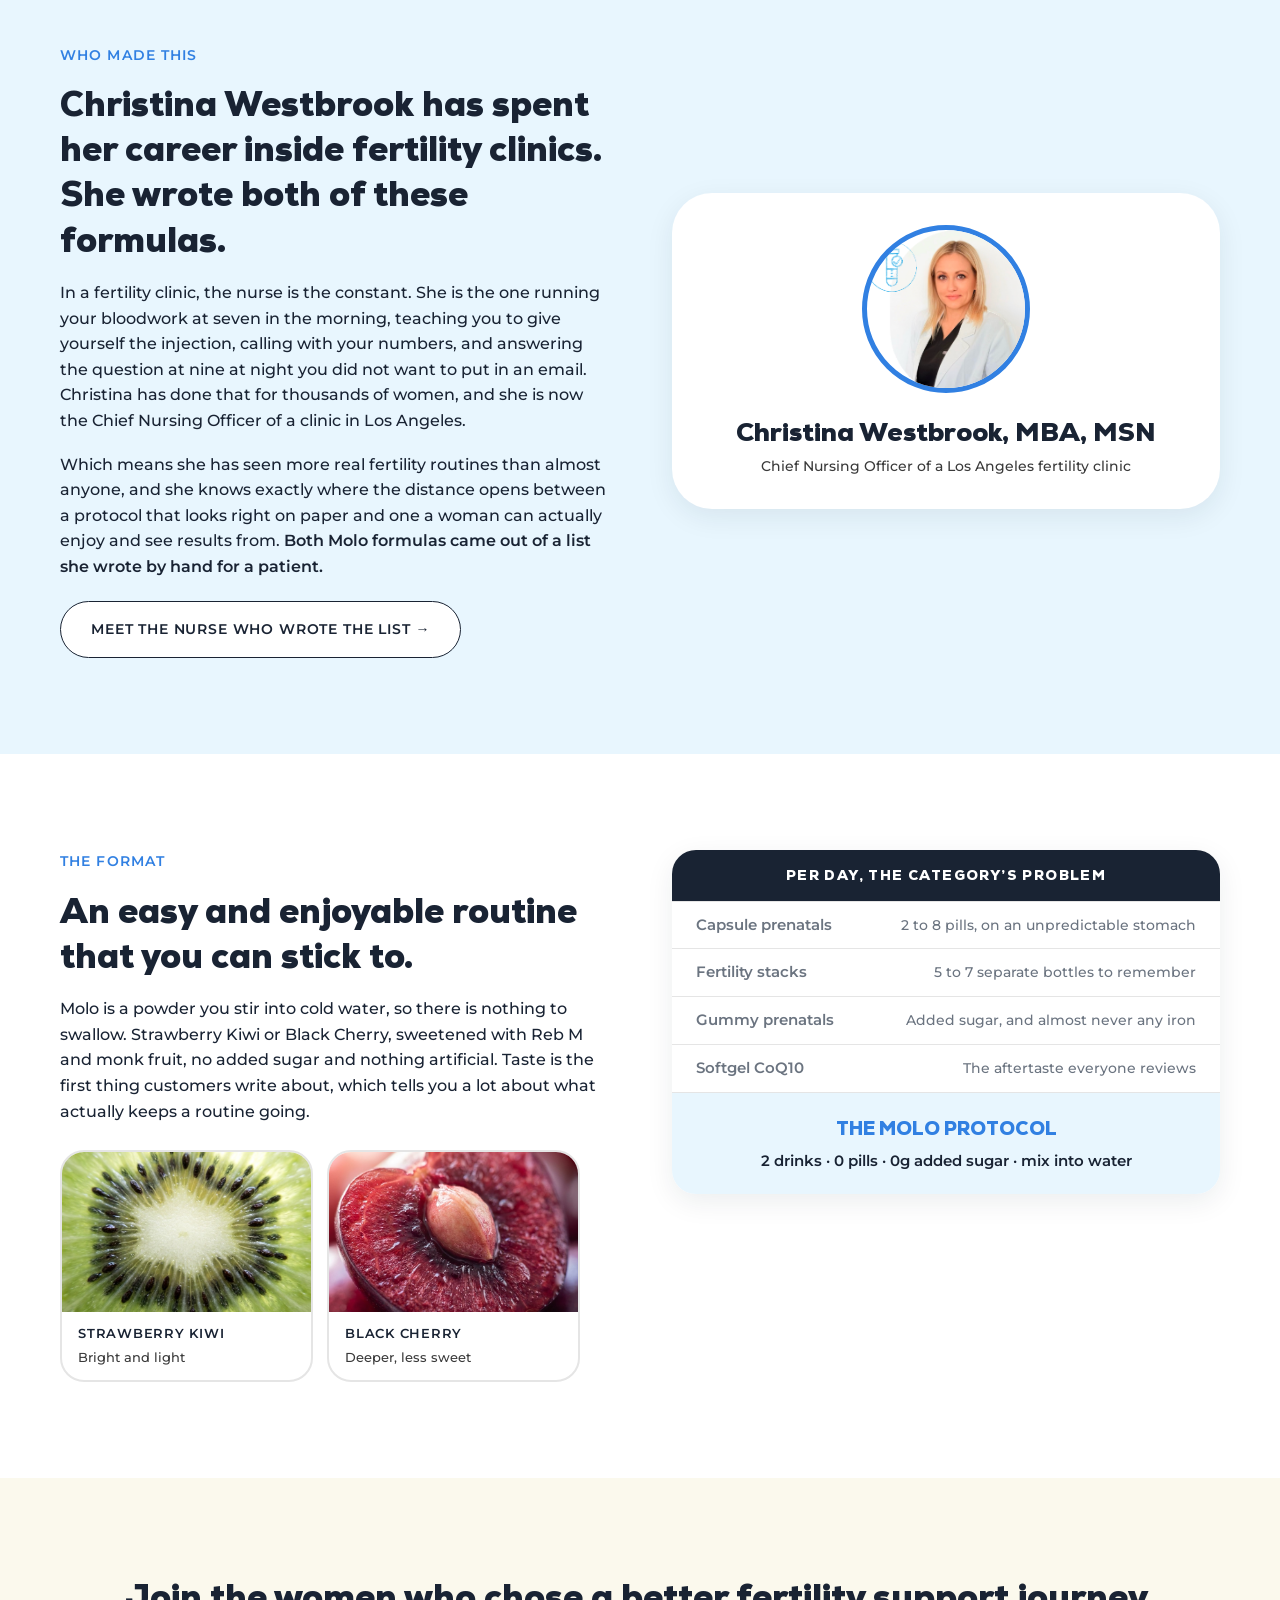
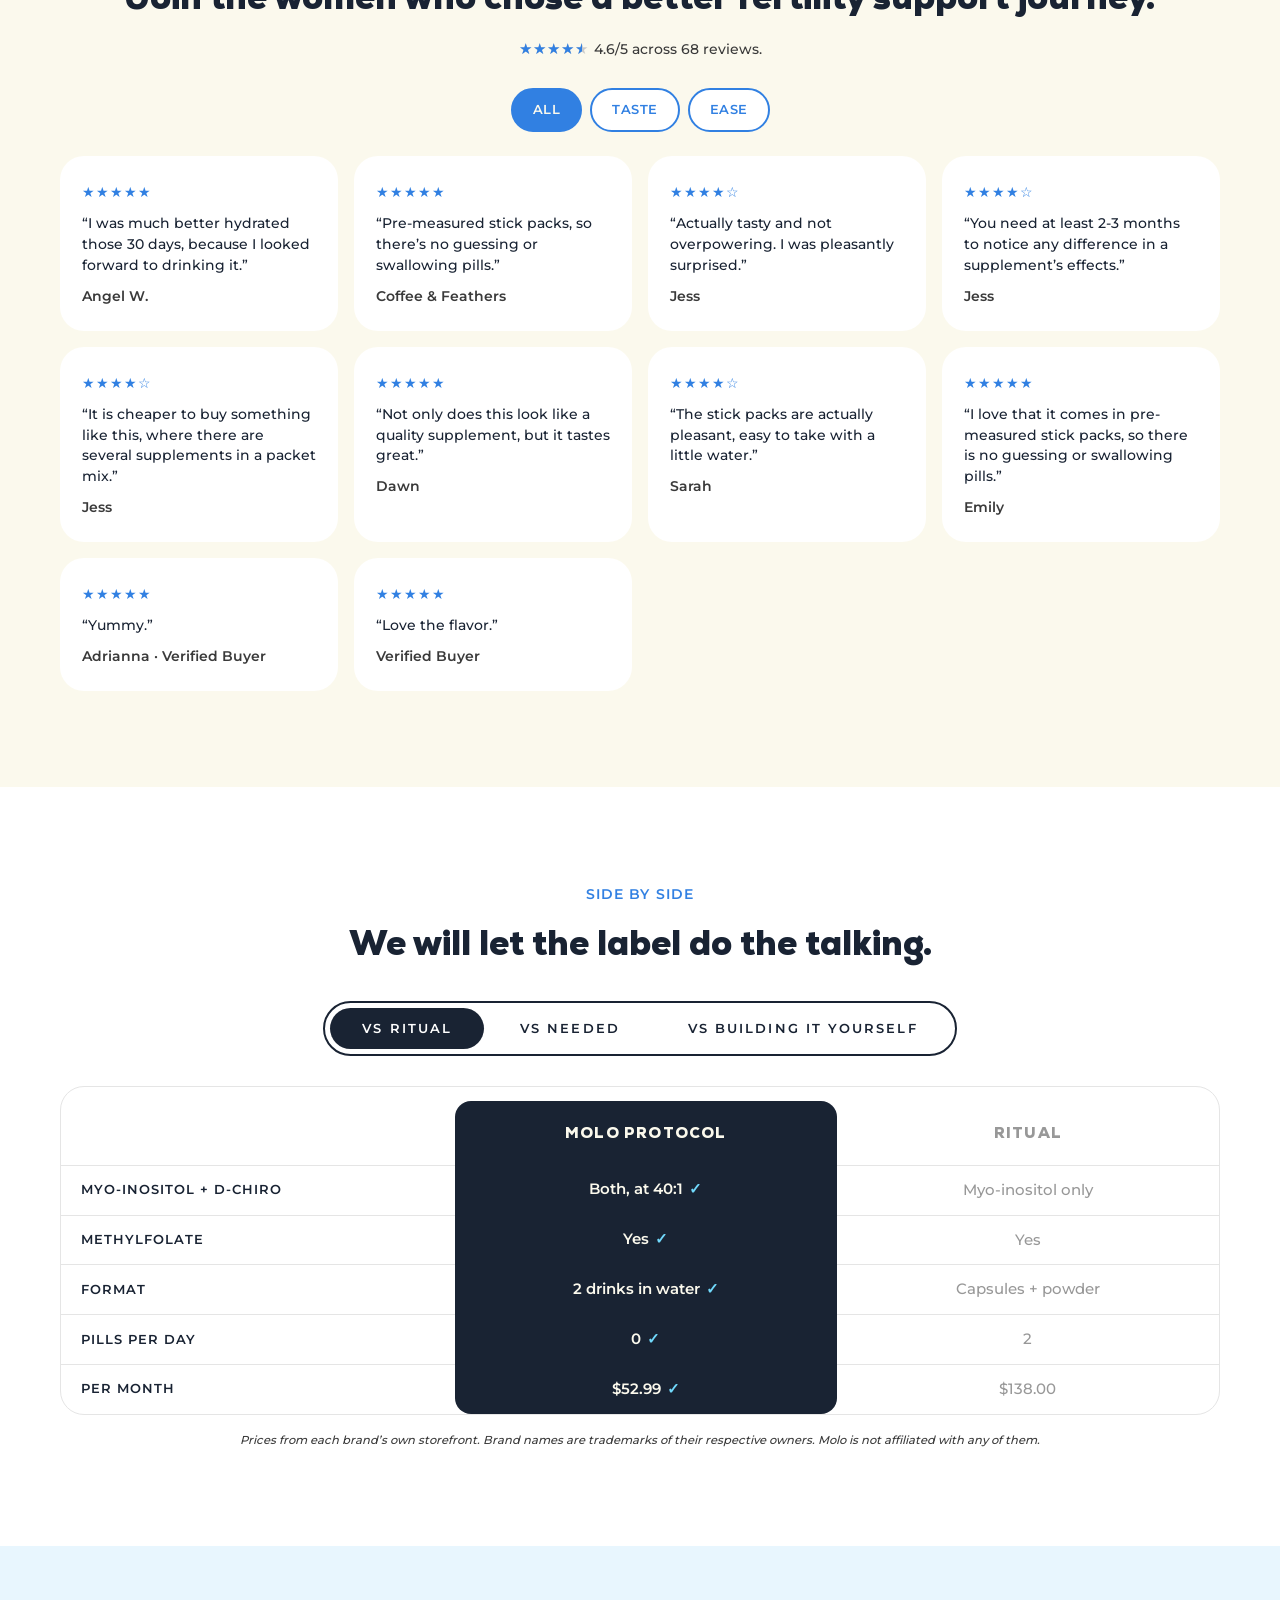
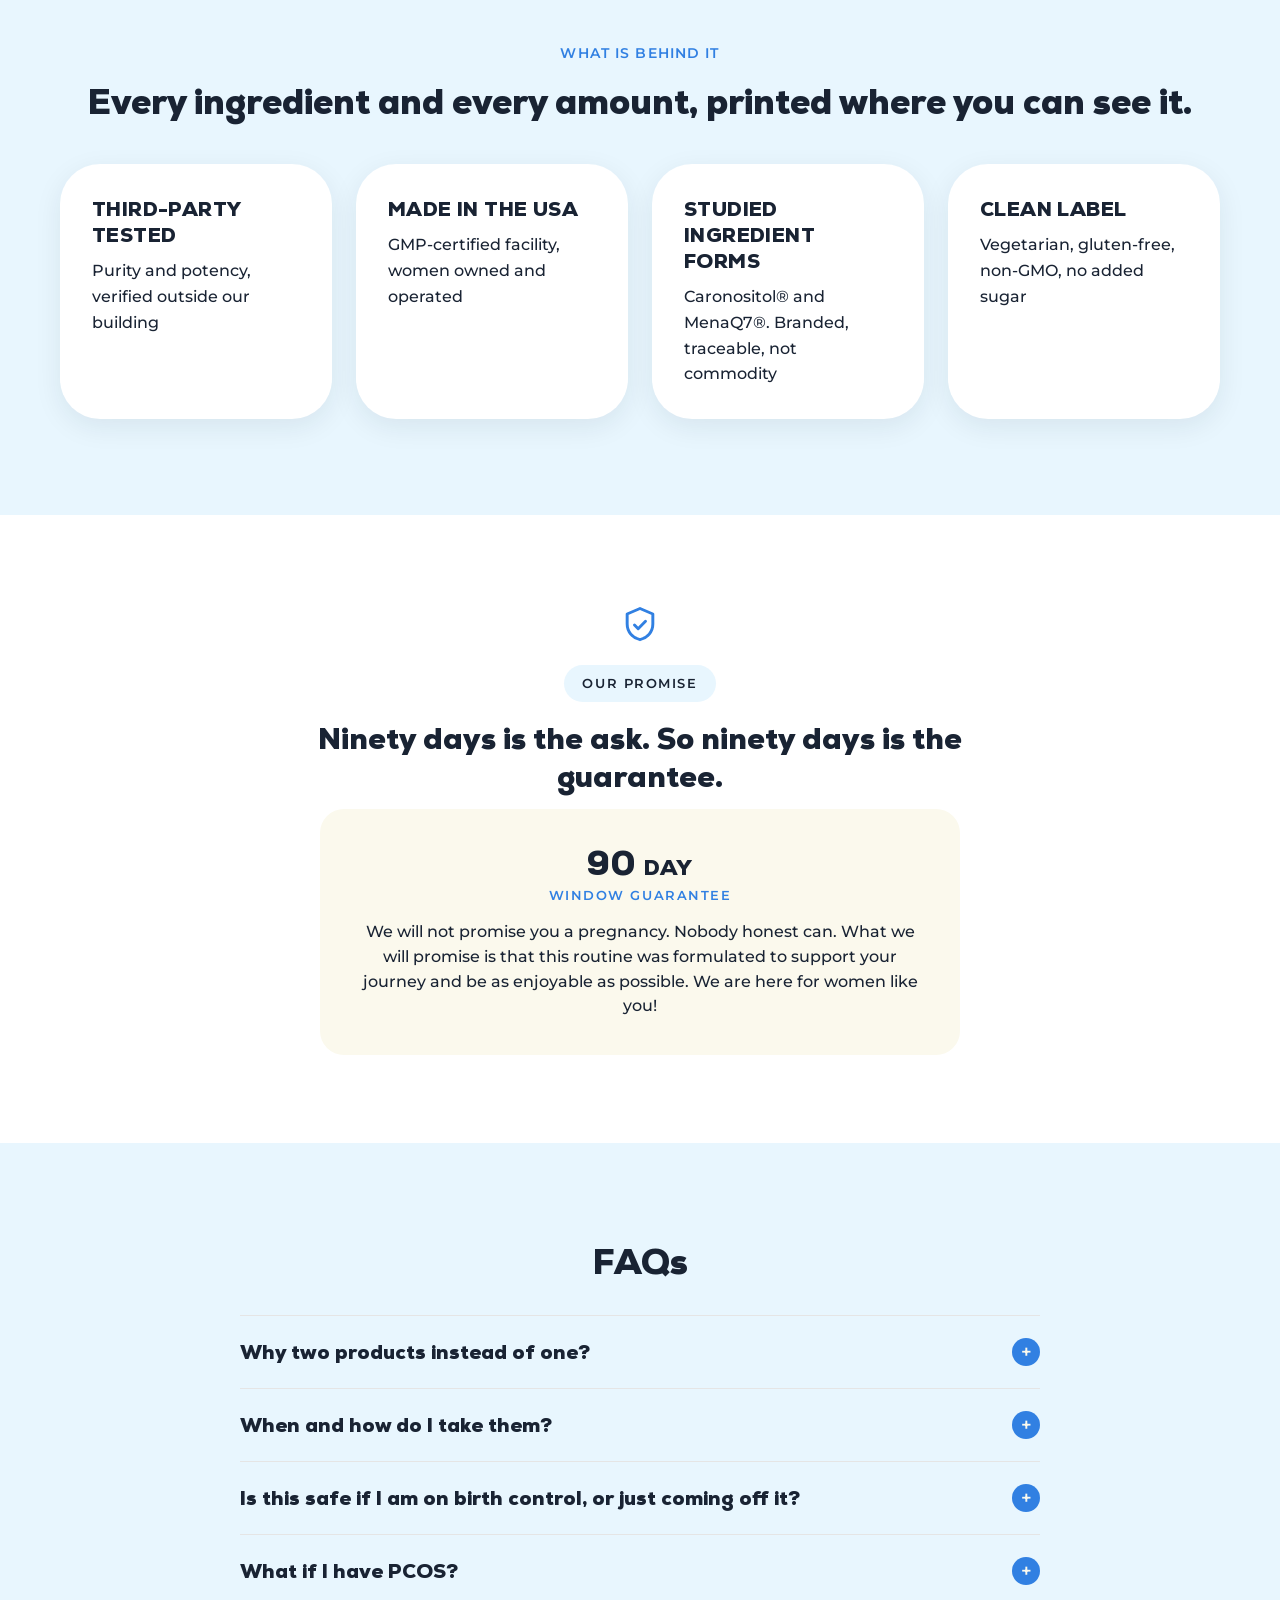
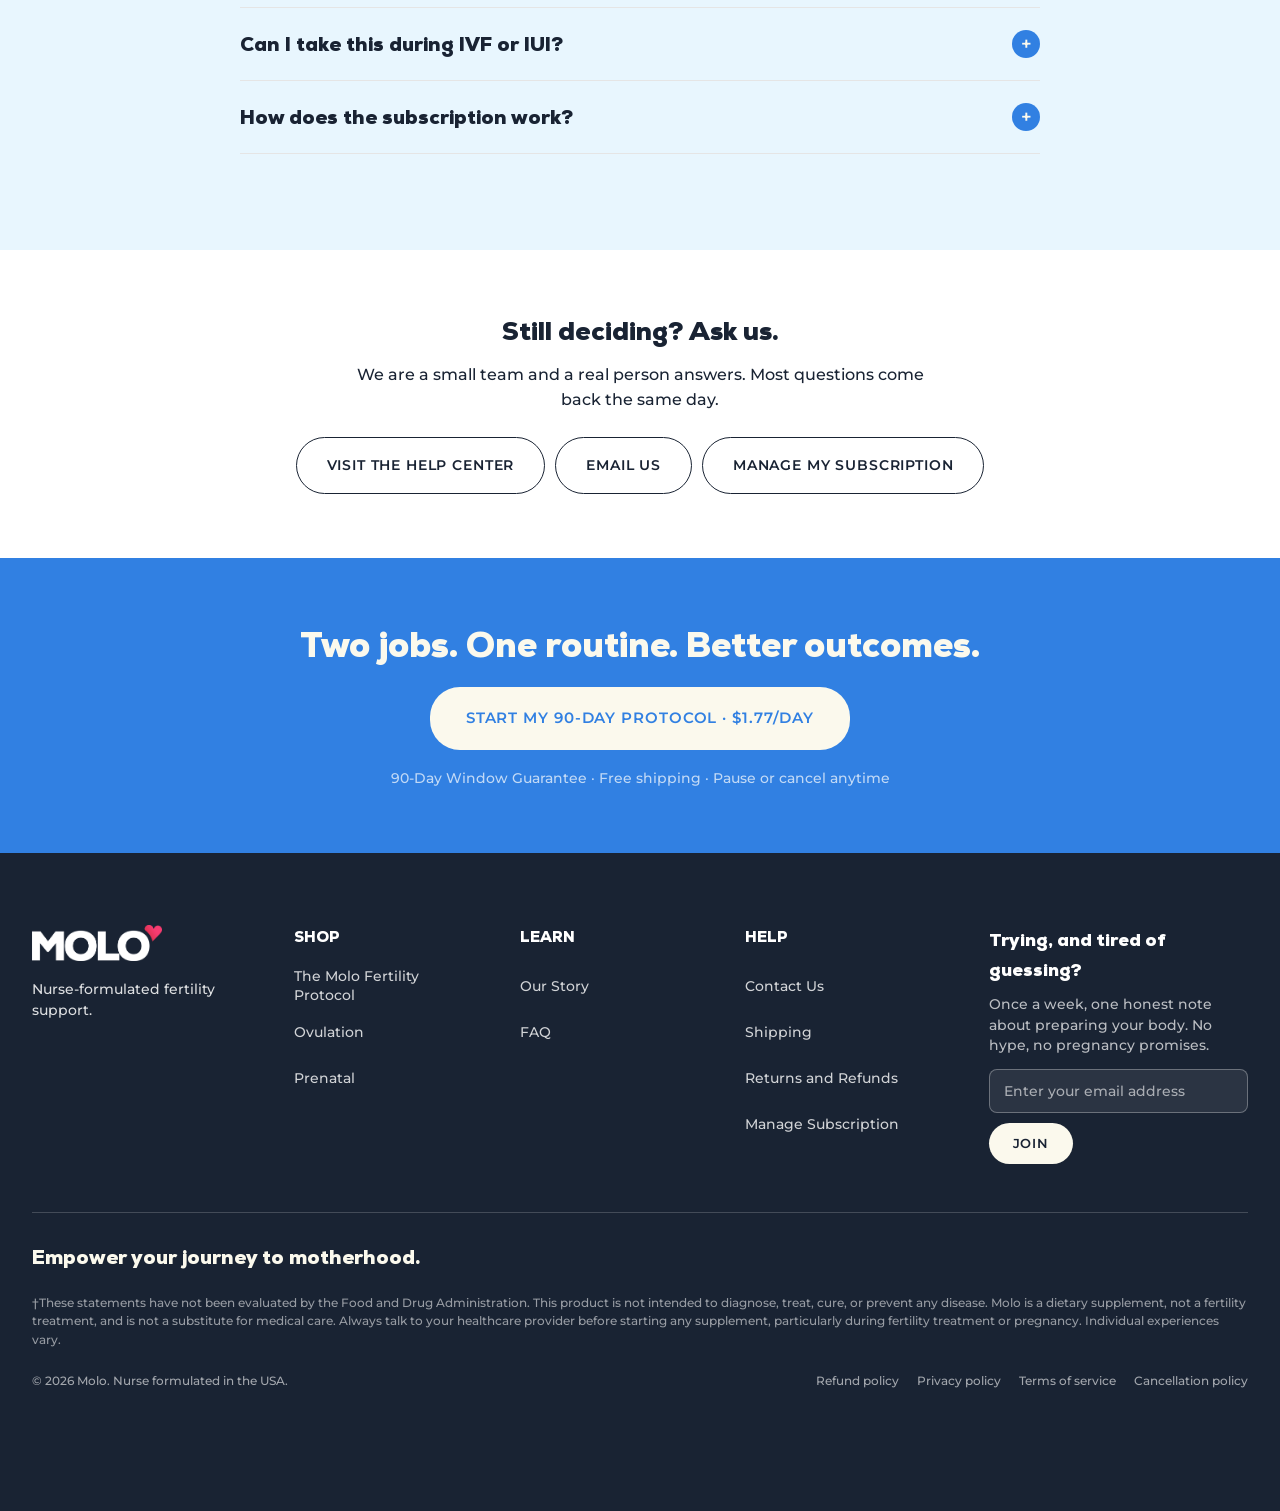
<file: protocol.html>
<!DOCTYPE html>
<html lang="en">
<head>
<meta charset="utf-8">
<meta name="viewport" content="width=device-width, initial-scale=1">
<meta name="robots" content="noindex, nofollow">
<title>The Molo Fertility Protocol — Ovulation + Prenatal Essentials</title>
<meta name="description" content="Both halves of a fertility routine. Ovulation for the cycle you are in, Prenatal for the foundation. Two drinks a day, $1.77 a day on the 90-day plan.">
<link rel="icon" href="assets/molo-heart-mark.svg">
<link rel="stylesheet" href="_ds/molo-design-system-e2e87b0e-ba87-4c2c-8d2e-76acdc8a775e/tokens/fonts.css">
<link rel="stylesheet" href="_ds/molo-design-system-e2e87b0e-ba87-4c2c-8d2e-76acdc8a775e/tokens/colors.css">
<link rel="stylesheet" href="_ds/molo-design-system-e2e87b0e-ba87-4c2c-8d2e-76acdc8a775e/tokens/typography.css">
<link rel="stylesheet" href="_ds/molo-design-system-e2e87b0e-ba87-4c2c-8d2e-76acdc8a775e/tokens/geometry.css">
<link rel="stylesheet" href="_ds/molo-design-system-e2e87b0e-ba87-4c2c-8d2e-76acdc8a775e/tokens/semantic.css">
<link rel="stylesheet" href="assets/site.css">
<style>
.bullet{display:grid;grid-template-columns:26px minmax(0,1fr);gap:12px;margin:0 0 16px}
.bullet b{display:block;font-size:15.5px;line-height:1.4}
.bullet span{display:block;font-size:14px;line-height:1.5;color:var(--molo-gray-3a);margin-top:3px}
.factsgrid{display:grid;grid-template-columns:minmax(0,1fr) minmax(0,1fr);gap:28px}
@media(max-width:760px){.factsgrid{grid-template-columns:minmax(0,1fr)}}
@media(max-width:640px){
  .bullet{grid-template-columns:22px minmax(0,1fr);gap:10px;margin-bottom:14px}
  .bullet b{font-size:14.5px}.bullet span{font-size:13px}
}
</style>
</head>
<body data-page="protocol">
<div id="site-header"></div>

<main>
<section class="sec-sm">
  <div class="wrap">
    <div class="pdp">

      <!-- LEFT · gallery ------------------------------------------------- -->
      <div class="gallery" data-gallery>
        <div class="galgrid">
          <div class="galrail">
            <button class="thumb" aria-selected="true" aria-label="The Protocol offer" data-alt="Molo Ovulation and Prenatal with the free shaker. Nurse-formulated, two sticks a day, no added sugar, third-party tested."><img src="assets/lp/HERO-BUYBOX-blush.jpg" alt=""></button>
            <button class="thumb" aria-selected="false" aria-label="Ovulation — Benefits" data-alt="Supports fertility, ovarian health and cycle regularity" data-flavor-src="assets/library/listing/ovulation-{flavor}-benefits.jpg"><img src="assets/library/listing/ovulation-strawberry-kiwi-benefits.jpg" alt=""></button>
            <button class="thumb" aria-selected="false" aria-label="Ovulation — Balanced and energized" data-alt="Promotes hormonal balance, supports ovulatory function, gentle on the stomach" data-flavor-src="assets/library/listing/ovulation-{flavor}-balanced.jpg"><img src="assets/library/listing/ovulation-strawberry-kiwi-balanced.jpg" alt=""></button>
            <button class="thumb" aria-selected="false" aria-label="Ovulation — What is in it" data-alt="Inositol blend, vitamin D3 and K2, pomegranate and green tea, zinc" data-flavor-src="assets/library/listing/ovulation-{flavor}-formulated.jpg"><img src="assets/library/listing/ovulation-strawberry-kiwi-formulated.jpg" alt=""></button>
            <button class="thumb" aria-selected="false" aria-label="Ovulation — Glow from the inside out" data-alt="Inositol blend, pomegranate and green tea extract, vitamin D3 and K2" data-flavor-src="assets/library/listing/ovulation-{flavor}-glow.jpg"><img src="assets/library/listing/ovulation-strawberry-kiwi-glow.jpg" alt=""></button>
            <button class="thumb" aria-selected="false" aria-label="Ovulation — How to use" data-alt="No bulky pills: tear, mix with water, drink" data-flavor-src="assets/library/listing/ovulation-{flavor}-how-to-use.jpg"><img src="assets/library/listing/ovulation-strawberry-kiwi-how-to-use.jpg" alt=""></button>
            <button class="thumb" aria-selected="false" aria-label="Prenatal — Benefits" data-alt="Provides vitamins to support pregnancy, fetal development and fertility" data-flavor-src="assets/library/listing/prenatal-{flavor}-benefits.jpg"><img src="assets/library/listing/prenatal-strawberry-kiwi-benefits.jpg" alt=""></button>
            <button class="thumb" aria-selected="false" aria-label="Prenatal — Prepare your body" data-alt="Prepare your body for motherhood" data-flavor-src="assets/library/listing/prenatal-{flavor}-balanced.jpg"><img src="assets/library/listing/prenatal-strawberry-kiwi-balanced.jpg" alt=""></button>
            <button class="thumb" aria-selected="false" aria-label="Prenatal — What is in it" data-alt="Folate, choline, DHA, iron and the prenatal micronutrients" data-flavor-src="assets/library/listing/prenatal-{flavor}-formulated.jpg"><img src="assets/library/listing/prenatal-strawberry-kiwi-formulated.jpg" alt=""></button>
            <button class="thumb" aria-selected="false" aria-label="Prenatal — Glow from the inside out" data-alt="The nutrients behind skin, energy and hormonal balance" data-flavor-src="assets/library/listing/prenatal-{flavor}-glow.jpg"><img src="assets/library/listing/prenatal-strawberry-kiwi-glow.jpg" alt=""></button>
            <button class="thumb" aria-selected="false" aria-label="Prenatal — How to use" data-alt="No bulky pills: tear, mix with water, drink" data-flavor-src="assets/library/listing/prenatal-{flavor}-how-to-use.jpg"><img src="assets/library/listing/prenatal-strawberry-kiwi-how-to-use.jpg" alt=""></button>
            <button class="thumb" aria-selected="false" aria-label="Why we made it" data-alt="Rebecca Zamolo and nurse Christina Westbrook on why they created Molo"><img src="assets/library/listing/molo-science-backed.jpg" alt=""></button>
          </div>
          <div class="stage"><img src="assets/lp/HERO-BUYBOX-blush.jpg" alt="Molo Ovulation and Prenatal with the free shaker. Nurse-formulated, two sticks a day, no added sugar, third-party tested." fetchpriority="high"></div>
        </div>

        <button class="btn btn-ghost btn-block" style="margin-top:16px" data-open="facts">View Supplement Facts</button>

        <div class="card" style="margin-top:16px;padding:24px;border-radius:24px;box-shadow:none;border:1.5px solid var(--molo-gray-e5)">
          <p class="small" style="font-weight:600;margin:0 0 8px">Tastes delicious <span class="rating" role="img" aria-label="Rated 4.5 out of 5" style="--pct:90%">★★★★★</span></p>
          <p style="font-size:15px;margin:0 0 8px">“Actually tasty and not overpowering. I was pleasantly surprised.”</p>
          <p class="byline" style="margin:0">Jess · Verified Buyer</p>
        </div>

      </div>

      <!-- RIGHT · buy box ------------------------------------------------ -->
      <div class="bb" id="buy">
        <!-- 4.6/68 is Prenatal only. Ovulation is unrated and says so. Never fused. -->
        <p class="bb__social" style="flex-wrap:wrap">
          <span class="rating" role="img" aria-label="Rated 4.6 out of 5" style="--pct:90%">★★★★★</span>
          <span>4.6/5 (68)</span>
        </p>
        <p class="small" style="color:var(--molo-gray-3a);margin:0 0 12px">Nurse-formulated · Third-party tested</p>

        <h1 class="h1">The Molo Fertility Protocol</h1>
        <p class="bb__sub">Ovulation + Prenatal Essentials</p>

        <p class="bb__desc">The two halves of a fertility routine. <b>Ovulation</b> supports the cycle you are in right now. <b>Prenatal</b> gets the foundation ready underneath it. Two drinks a day, stirred into cold water. Nothing to swallow.</p>

        <div style="margin:0 0 22px">
          <div class="bullet"><svg class="chk" width="26" height="26" viewBox="0 0 26 26" aria-hidden="true"><circle cx="13" cy="13" r="11.5" fill="none" stroke="var(--molo-blue)" stroke-width="2"/><path d="M7.5 13.4l3.7 3.6L18.6 9" fill="none" stroke="var(--molo-heart-flat)" stroke-width="2.6" stroke-linecap="round" stroke-linejoin="round"/></svg>
            <p style="margin:0;max-width:none"><b>Supports ovulation and more regular cycles†</b><span>Myo-inositol and D-chiro-inositol, the most-studied pair for ovulatory function, at the 40:1 ratio used in the research</span></p></div>
          <div class="bullet"><svg class="chk" width="26" height="26" viewBox="0 0 26 26" aria-hidden="true"><circle cx="13" cy="13" r="11.5" fill="none" stroke="var(--molo-blue)" stroke-width="2"/><path d="M7.5 13.4l3.7 3.6L18.6 9" fill="none" stroke="var(--molo-heart-flat)" stroke-width="2.6" stroke-linecap="round" stroke-linejoin="round"/></svg>
            <p style="margin:0;max-width:none"><b>Gets your body ready before you conceive</b><span>600 mcg of folate in the active methylfolate form, with vitamin D, vitamin C and CoQ10</span></p></div>
          <div class="bullet"><svg class="chk" width="26" height="26" viewBox="0 0 26 26" aria-hidden="true"><circle cx="13" cy="13" r="11.5" fill="none" stroke="var(--molo-blue)" stroke-width="2"/><path d="M7.5 13.4l3.7 3.6L18.6 9" fill="none" stroke="var(--molo-heart-flat)" stroke-width="2.6" stroke-linecap="round" stroke-linejoin="round"/></svg>
            <p style="margin:0;max-width:none"><b>Easy to take on a difficult morning</b><span>A drink, not a capsule. No added sugar, nothing artificial</span></p></div>
          <div class="bullet"><svg class="chk" width="26" height="26" viewBox="0 0 26 26" aria-hidden="true"><circle cx="13" cy="13" r="11.5" fill="none" stroke="var(--molo-blue)" stroke-width="2"/><path d="M7.5 13.4l3.7 3.6L18.6 9" fill="none" stroke="var(--molo-heart-flat)" stroke-width="2.6" stroke-linecap="round" stroke-linejoin="round"/></svg>
            <p style="margin:0;max-width:none"><b>Nurse-formulated</b><span>Written by the Chief Nursing Officer of a fertility clinic, from the list she gives her own patients</span></p></div>
        </div>

        <hr class="divider">

        <p class="bb__label">Choose your flavor: <span id="flavname" style="font-weight:500">Mix both</span></p>
        <div class="flavors" id="flavors">
          <button class="flavor" aria-pressed="false" data-flavor="Strawberry Kiwi">
            <span class="sw" style="background:#F0567F"></span><span class="nm">Strawberry Kiwi</span></button>
          <button class="flavor" aria-pressed="false" data-flavor="Black Cherry">
            <span class="sw" style="background:#8E1F3C"></span><span class="nm">Black Cherry</span></button>
          <button class="flavor" aria-pressed="true" data-flavor="Mix both" data-mixonly="1">
            <span class="sw" style="background:linear-gradient(90deg,#F0567F 50%,#8E1F3C 50%)"></span><span class="nm">Mix both</span></button>
        </div>

        <p class="bb__label">Autoship &amp; Save</p>

        <div id="plans">
          <button class="plan" role="radio" aria-checked="true" data-plan="3"><span class="plansave">Best value · Save 47%</span><span class="planhead"><span class="nm">◉ 3 Month Supply</span><span class="pr">$52.99/mo <s>$99.98/mo</s><span class="per">$1.77/day</span></span></span><p class="servings">180 sticks every 90 days, 90 Ovulation and 90 Prenatal.</p><p class="bill">Billed $158.97 every 90 days</p><span class="perks"><p><svg width="16" height="16" viewBox="0 0 26 26" aria-hidden="true"><circle cx="13" cy="13" r="11.5" fill="none" stroke="var(--molo-blue)" stroke-width="2.4"/><path d="M7.5 13.4l3.7 3.6L18.6 9" fill="none" stroke="var(--molo-heart-flat)" stroke-width="3" stroke-linecap="round" stroke-linejoin="round"/></svg> Free shipping today</p><p><svg width="16" height="16" viewBox="0 0 26 26" aria-hidden="true"><circle cx="13" cy="13" r="11.5" fill="none" stroke="var(--molo-blue)" stroke-width="2.4"/><path d="M7.5 13.4l3.7 3.6L18.6 9" fill="none" stroke="var(--molo-heart-flat)" stroke-width="3" stroke-linecap="round" stroke-linejoin="round"/></svg> Free Molo shaker</p><p><svg width="16" height="16" viewBox="0 0 26 26" aria-hidden="true"><circle cx="13" cy="13" r="11.5" fill="none" stroke="var(--molo-blue)" stroke-width="2.4"/><path d="M7.5 13.4l3.7 3.6L18.6 9" fill="none" stroke="var(--molo-heart-flat)" stroke-width="3" stroke-linecap="round" stroke-linejoin="round"/></svg> Mix your flavors</p><p><svg width="16" height="16" viewBox="0 0 26 26" aria-hidden="true"><circle cx="13" cy="13" r="11.5" fill="none" stroke="var(--molo-blue)" stroke-width="2.4"/><path d="M7.5 13.4l3.7 3.6L18.6 9" fill="none" stroke="var(--molo-heart-flat)" stroke-width="3" stroke-linecap="round" stroke-linejoin="round"/></svg> Pause or cancel any time</p></span></button>
          <button class="plan" role="radio" aria-checked="false" data-plan="1"><span class="plansave">Save 30%</span><span class="planhead"><span class="nm">○ 1 Month Supply</span><span class="pr">$69.99/mo <s>$99.98/mo</s><span class="per">$2.33/day</span></span></span><p class="servings">60 sticks every 30 days, 30 Ovulation and 30 Prenatal.</p><p class="bill">Billed $69.99 every 30 days</p><span class="perks"><p><svg width="16" height="16" viewBox="0 0 26 26" aria-hidden="true"><circle cx="13" cy="13" r="11.5" fill="none" stroke="var(--molo-blue)" stroke-width="2.4"/><path d="M7.5 13.4l3.7 3.6L18.6 9" fill="none" stroke="var(--molo-heart-flat)" stroke-width="3" stroke-linecap="round" stroke-linejoin="round"/></svg> Free shipping today</p><p><svg width="16" height="16" viewBox="0 0 26 26" aria-hidden="true"><circle cx="13" cy="13" r="11.5" fill="none" stroke="var(--molo-blue)" stroke-width="2.4"/><path d="M7.5 13.4l3.7 3.6L18.6 9" fill="none" stroke="var(--molo-heart-flat)" stroke-width="3" stroke-linecap="round" stroke-linejoin="round"/></svg> Pause or cancel any time</p></span></button>
        </div>

        <div class="giftband" id="giftband">
          <img src="assets/shaker-orange-drink-clean.jpg" alt="">
          <p>Get a <b>free Molo shaker</b> with any 90-day plan, added automatically at checkout.</p>
        </div>

        <p style="margin:16px 0 12px"><a class="btn btn-lg btn-block" href="cart.html" id="cta">Start my 90-day Protocol</a></p>

        <div class="trustrow">
          <div class="trusttile"><svg width="26" height="26" viewBox="0 0 24 24" fill="none" stroke="currentColor" stroke-width="1.6" stroke-linecap="round" stroke-linejoin="round"><path d="M12 3l7 3v5.5c0 4.2-2.9 7.6-7 8.5-4.1-.9-7-4.3-7-8.5V6l7-3z"/><path d="M9 12l2 2 4-4"/></svg>90-Day Guarantee</div>
          <div class="trusttile"><svg width="26" height="26" viewBox="0 0 24 24" fill="none" stroke="currentColor" stroke-width="1.6" stroke-linecap="round" stroke-linejoin="round"><path d="M3 7h11v8H3z"/><path d="M14 10h4l3 3v2h-7z"/><circle cx="7.5" cy="16.5" r="1.5"/><circle cx="17.5" cy="16.5" r="1.5"/></svg>Free Shipping on Every Order</div>
          <div class="trusttile"><svg width="26" height="26" viewBox="0 0 24 24" fill="none" stroke="currentColor" stroke-width="1.6" stroke-linecap="round" stroke-linejoin="round"><circle cx="12" cy="12" r="9"/><path d="M12 7v5l3.5 2"/></svg>Ships Next Business Day</div>
        </div>



        <div style="margin-top:26px">
          <details class="acc"><summary>Why two products instead of one?</summary><div class="panel"><p>Because fertility support has two different jobs and no single formula does both well. Ovulation works on the cycle you are in right now, with myo-inositol and D-chiro-inositol. Prenatal gets the foundation ready, with methylfolate, vitamin D, vitamin C and CoQ10. Most women are already covering the second one and are surprised to learn the first is separate.</p></div></details>
          <details class="acc"><summary>What is in each one?</summary><div class="panel"><p>Both full Supplement Facts panels, every ingredient and every amount, no proprietary blends. <button class="btn btn-ghost" style="margin-top:12px;font-size:12px;padding:11px 20px" data-open="facts">Open both panels</button></p></div></details>
          <details class="acc"><summary>When and how do I take them?</summary><div class="panel"><p>One of each, every day. Stir each stick into 8 to 12 oz of cold water. Most women take Ovulation in the morning and Prenatal later, but the order does not matter. What matters is that you take them daily for the full ninety days.</p></div></details>
          <details class="acc"><summary>Where is it made, and is it tested?</summary><div class="panel"><p>Made in the USA in a GMP-certified facility, and third-party tested for purity and potency. Where it counts we use branded ingredient forms rather than commodity powder: Caronositol® for the myo and D-chiro pair, MenaQ7® for the vitamin K2.</p></div></details>
          <details class="acc"><summary>How does the subscription work?</summary><div class="panel"><p>Pick 90 days or 30 days and it ships automatically with free shipping. You get a reminder before every shipment, and you can pause, swap flavors, or cancel in two clicks. No surprise charges.</p></div></details>
          <details class="acc"><summary>Can I take this during IVF or IUI?</summary><div class="panel"><p>Bring both labels to your clinic before starting anything during a treatment cycle. Molo is a supplement rather than a medical product, and your clinic’s protocol always comes first.</p></div></details>
        </div>

      </div>
    </div>
  </div>
</section>

<!-- badge marquee ------------------------------------------------------- -->
<div class="badgerow" aria-hidden="true">
  <div class="badgerow__track">
    <span><b>✦</b>No added sugar</span><span><b>✦</b>Vegetarian</span><span><b>✦</b>Gluten-free</span><span><b>✦</b>Non-GMO</span><span><b>✦</b>Third-party tested</span><span><b>✦</b>Made in the USA</span><span><b>✦</b>No proprietary blends</span><span><b>✦</b>Nothing artificial</span>
  </div>
</div>

<!-- why two products ---------------------------------------------------- -->
<section class="sec">
  <div class="wrap">
    <div class="grid2">
      <div>
        <p class="eyebrow">What ovulation support actually means</p>
        <h2 class="h2">Ovulation support is the part most routines are missing.</h2>
        <p>If your cycles run long, then short, then long again, or there are months where you honestly are not sure whether you ovulated at all, you already know how much of this depends on a part of the process you cannot see.</p>
        <p>The most-studied nutrients for ovulatory function are myo-inositol and D-chiro-inositol, taken together at a specific ratio. Most fertility routines skip them entirely, and most of the ones that do not use a cheaper form at the wrong ratio. Molo Ovulation uses Caronositol®, a branded form at the 40:1 ratio the research is built on. Cycle regularity is also the change women most often tell us they notice first.</p>
        <p class="pill" style="margin-top:22px"><svg class="chk" width="20" height="20" viewBox="0 0 26 26" aria-hidden="true"><circle cx="13" cy="13" r="11.5" fill="none" stroke="var(--molo-blue)" stroke-width="2"/><path d="M7.5 13.4l3.7 3.6L18.6 9" fill="none" stroke="var(--molo-heart-flat)" stroke-width="2.6" stroke-linecap="round" stroke-linejoin="round"/></svg>Supports cycle regularity and ovulatory function</p>
      </div>

      <!-- ingredient tab card -->
      <div class="tblcard" data-tabs>
        <div class="utabs" role="tablist">
          <button class="utab" role="tab" data-tab="ov" aria-selected="true">Ovulation · 6.3g stick</button>
          <button class="utab" role="tab" data-tab="pn" aria-selected="false">Prenatal · 5.5g stick</button>
        </div>
        <div data-panel="ov">
          <table class="tbl"><tbody>
            <tr><td><p class="rowname">Myo-Inositol</p><p class="rowsub">The most-studied nutrient for ovulatory function</p></td><td class="num">40:1</td></tr>
            <tr><td><p class="rowname">D-Chiro-Inositol</p><p class="rowsub">Caronositol®, a natural D-chiro from carob fruit</p></td><td class="num">40:1</td></tr>
            <tr><td><p class="rowname">Vitamin D3</p><p class="rowsub">Vegan D3, from algae</p></td><td class="num">AlgeD3®</td></tr>
            <tr><td><p class="rowname">Vitamin K2</p><p class="rowsub">Menaquinone-7, the form with the longest half-life</p></td><td class="num">MenaQ7®</td></tr>
            <tr><td><p class="rowname">Zinc</p><p class="rowsub">Bisglycinate chelate</p></td><td class="num">Chelate</td></tr>
            <tr><td><p class="rowname">Pomegranate · Green Tea · Date Fruit</p><p class="rowsub">Whole-food antioxidants</p></td><td class="num">Whole food</td></tr>
          </tbody></table>
          <div class="tblfoot">Ovulation · one 6.3g stick, once a day</div>
        </div>
        <div data-panel="pn" hidden>
          <table class="tbl"><tbody>
            <tr><td><p class="rowname">Folate (L-5-MTHF)</p><p class="rowsub">The active form, not folic acid</p></td><td class="num">600 mcg DFE</td></tr>
            <tr><td><p class="rowname">Vitamin C</p><p class="rowsub">Antioxidant support</p></td><td class="num">1,000 mg</td></tr>
            <tr><td><p class="rowname">Vitamin D3</p><p class="rowsub">Bone, muscle and immune support</p></td><td class="num">50 mcg</td></tr>
            <tr><td><p class="rowname">CoQ10 (Ubiquinone)</p><p class="rowsub">Cellular energy</p></td><td class="num">50 mg</td></tr>
            <tr><td><p class="rowname">Ginger Root</p><p class="rowsub">In here for the mornings, later on</p></td><td class="num">50 mg</td></tr>
            <tr><td><p class="rowname">L-Arginine</p><p class="rowsub">Amino acid</p></td><td class="num">2 g</td></tr>
            <tr><td><p class="rowname">Iron (ferric glycinate)</p><p class="rowsub">Gentle, chelated</p></td><td class="num">4.5 mg</td></tr>
            <tr><td><p class="rowname">DHA (algal)</p><p class="rowsub">Vegan omega-3</p></td><td class="num">20 mg</td></tr>
          </tbody></table>
          <div class="tblfoot">Prenatal · one 5.5g stick, once a day</div>
        </div>
      </div>
    </div>
  </div>
</section>

<!-- Rebecca's story --------------------------------------------------------- -->
<section class="sec tint">
  <div class="wrap">
    <div class="grid2">
      <div class="imgframe" style="aspect-ratio:.9"><img src="assets/library/lifestyle/DSC-2166.jpg" alt="Rebecca Zamolo"></div>
      <div>
        <p class="eyebrow">Rebecca’s story</p>
        <h2 class="h2">No fertility routine worked for Rebecca. Then her nurse asked her a question nobody else had.</h2>
        <p>Rebecca Zamolo went through eighteen months of IVF, three egg retrievals and two pregnancy losses, and she tried everything the internet and the forums handed her along the way. After her second loss, Christina Westbrook, the fertility nurse who had been with her since round one, asked her: “What are you taking?” Rebecca said: a prenatal.</p>
        <p>Christina wrote her a list by hand and told her to take it for three months. It was fourteen pills a day, and Rebecca took every one of them, because she would have done anything. On her third round, from the embryo with the worst odds, she posted her daughter’s birth.</p>
        <p style="font-family:var(--molo-font-display);font-weight:400;font-size:24px;line-height:1.35;color:var(--molo-navy);margin:26px 0;max-width:34ch">“There had to be an easier way for women to find the right supplements that they need.”</p>
        <p>That list became Molo. The same protocol Christina wrote for Rebecca, in two drinks instead of fourteen pills.</p>
        <p style="margin-top:24px"><a class="btn" href="our-story.html#rebecca">Read Rebecca’s full story →</a></p>
      </div>
    </div>
  </div>
</section>

<!-- start it while you are trying ---------------------------------------- -->
<section class="sec">
  <div class="wrap">
    <div class="grid2">
      <div class="imgframe" style="aspect-ratio:1.25"><img src="assets/lp/LP-R01.png" alt="A couple walking barefoot along the shoreline, a bottle of Molo in her hand"></div>
      <div>
        <p class="eyebrow">The prenatal side</p>
        <h2 class="h2">Start it while you are trying, not after.</h2>
        <p>Most women start a prenatal the week they get a positive. The neural tube closes in the first few weeks, often before a test reads positive at all, which is why folate matters before conception rather than after it.</p>
        <p><b>Molo Prenatal uses 600 mcg of folate as L-5-MTHF</b>, the active methylfolate form, with 1,000 mg of vitamin C, vitamin D, CoQ10 and 50 mg of ginger root. It is built as a preconception foundation. When you get a positive, bring this label to your OB and ask about your iron and choline targets.</p>
        <p class="pill" style="margin-top:22px"><svg class="chk" width="20" height="20" viewBox="0 0 26 26" aria-hidden="true"><circle cx="13" cy="13" r="11.5" fill="none" stroke="var(--molo-blue)" stroke-width="2"/><path d="M7.5 13.4l3.7 3.6L18.6 9" fill="none" stroke="var(--molo-heart-flat)" stroke-width="2.6" stroke-linecap="round" stroke-linejoin="round"/></svg>The active form, not folic acid</p>
      </div>
    </div>
  </div>
</section>

<!-- formulator ----------------------------------------------------------- -->
<section class="sec tint">
  <div class="wrap">
    <div class="grid2">
      <div>
        <p class="eyebrow">Who made this</p>
        <h2 class="h2">Christina Westbrook has spent her career inside fertility clinics. She wrote both of these formulas.</h2>
        <p>In a fertility clinic, the nurse is the constant. She is the one running your bloodwork at seven in the morning, teaching you to give yourself the injection, calling with your numbers, and answering the question at nine at night you did not want to put in an email. Christina has done that for thousands of women, and she is now the Chief Nursing Officer of a clinic in Los Angeles.</p>
        <p>Which means she has seen more real fertility routines than almost anyone, and she knows exactly where the distance opens between a protocol that looks right on paper and one a woman can actually enjoy and see results from. <b>Both Molo formulas came out of a list she wrote by hand for a patient.</b></p>
        <p style="margin-top:22px"><a class="btn btn-ghost" href="our-story.html#christina">Meet the nurse who wrote the list →</a></p>
      </div>
      <div class="card center">
        <div style="width:168px;height:168px;border-radius:50%;overflow:hidden;border:5px solid var(--molo-blue);margin:0 auto 22px">
          <img src="assets/christina-westbrook-headshot.png" alt="Christina Westbrook, MBA, MSN" style="width:100%;height:100%;object-fit:cover;object-position:top">
        </div>
        <h3 class="h3" style="margin-bottom:6px">Christina Westbrook, MBA, MSN</h3>
        <p class="small" style="color:var(--molo-gray-3a)">Chief Nursing Officer of a Los Angeles fertility clinic</p>
      </div>
    </div>
  </div>
</section>

<!-- the format -------------------------------------------------------------- -->
<section class="sec">
  <div class="wrap">
    <div class="grid2 top">
      <div>
        <p class="eyebrow">The format</p>
        <h2 class="h2">An easy and enjoyable routine that you can stick to.</h2>
        <p>Molo is a powder you stir into cold water, so there is nothing to swallow. Strawberry Kiwi or Black Cherry, sweetened with Reb M and monk fruit, no added sugar and nothing artificial. Taste is the first thing customers write about, which tells you a lot about what actually keeps a routine going.</p>
        <div class="flavcards" style="margin-top:26px">
          <div class="flavcard">
            <img src="assets/library/flavor/macro-strawberry-kiwi.jpg" alt="Macro close-up of a kiwi slice" loading="lazy" width="720" height="720">
            <div><p class="nm">Strawberry Kiwi</p><p class="sub">Bright and light</p></div>
          </div>
          <div class="flavcard">
            <img src="assets/library/flavor/macro-black-cherry.jpg" alt="Macro close-up of a halved black cherry" loading="lazy" width="720" height="720">
            <div><p class="nm">Black Cherry</p><p class="sub">Deeper, less sweet</p></div>
          </div>
        </div>
      </div>

      <div class="probcard">
        <div class="probcard__head">Per day, the category’s problem</div>
        <div class="probcard__row"><span>Capsule prenatals</span><span>2 to 8 pills, on an unpredictable stomach</span></div>
        <div class="probcard__row"><span>Fertility stacks</span><span>5 to 7 separate bottles to remember</span></div>
        <div class="probcard__row"><span>Gummy prenatals</span><span>Added sugar, and almost never any iron</span></div>
        <div class="probcard__row"><span>Softgel CoQ10</span><span>The aftertaste everyone reviews</span></div>
        <div class="probcard__foot">
          <p class="nm">The Molo Protocol</p>
          <p>2 drinks · 0 pills · 0g added sugar · mix into water</p>
        </div>
      </div>
    </div>
  </div>
</section>

<!-- review wall ------------------------------------------------------------- -->
<section class="sec cream">
  <div class="wrap">
    <div class="center" style="margin-bottom:28px">
      <h2 class="h2 full">Join the women who chose a better fertility support journey.</h2>
      <p class="small" style="color:var(--molo-gray-3a)">
        <span class="rating" role="img" aria-label="Rated 4.6 out of 5" style="--pct:90%">★★★★★</span>
        4.6/5 across 68 reviews.</p>
    </div>

    <div class="topicrow" data-chips="#revwall" style="justify-content:center;margin-bottom:24px">
      <button type="button" class="topic topic--filter" aria-pressed="true" data-chip="all">All</button>
      <button type="button" class="topic topic--filter" aria-pressed="false" data-chip="taste">Taste</button>
      <button type="button" class="topic topic--filter" aria-pressed="false" data-chip="ease">Ease</button>
    </div>

    <div class="revgrid" id="revwall">
      <div class="rev" data-chip-group="ease"><span class="stars">★★★★★</span><p>“I was much better hydrated those 30 days, because I looked forward to drinking it.”</p><p class="byline">Angel W.</p></div>
      <div class="rev" data-chip-group="ease"><span class="stars">★★★★★</span><p>“Pre-measured stick packs, so there’s no guessing or swallowing pills.”</p><p class="byline">Coffee &amp; Feathers</p></div>
      <div class="rev" data-chip-group="taste"><span class="stars">★★★★☆</span><p>“Actually tasty and not overpowering. I was pleasantly surprised.”</p><p class="byline">Jess</p></div>
      <div class="rev" data-chip-group="ease"><span class="stars">★★★★☆</span><p>“You need at least 2-3 months to notice any difference in a supplement’s effects.”</p><p class="byline">Jess</p></div>
      <div class="rev" data-chip-group="value"><span class="stars">★★★★☆</span><p>“It is cheaper to buy something like this, where there are several supplements in a packet mix.”</p><p class="byline">Jess</p></div>
      <div class="rev" data-chip-group="taste"><span class="stars">★★★★★</span><p>“Not only does this look like a quality supplement, but it tastes great.”</p><p class="byline">Dawn</p></div>
      <div class="rev" data-chip-group="taste ease"><span class="stars">★★★★☆</span><p>“The stick packs are actually pleasant, easy to take with a little water.”</p><p class="byline">Sarah</p></div>
      <div class="rev" data-chip-group="ease"><span class="stars">★★★★★</span><p>“I love that it comes in pre-measured stick packs, so there is no guessing or swallowing pills.”</p><p class="byline">Emily</p></div>
      <div class="rev" data-chip-group="taste"><span class="stars">★★★★★</span><p>“Yummy.”</p><p class="byline">Adrianna · Verified Buyer</p></div>
      <div class="rev" data-chip-group="taste"><span class="stars">★★★★★</span><p>“Love the flavor.”</p><p class="byline">Verified Buyer</p></div>
    </div>
  </div>
</section>

<!-- us vs them ------------------------------------------------------------ -->
<section class="sec">
  <div class="wrap">
    <div class="center" style="margin-bottom:36px">
      <p class="eyebrow">Side by side</p>
      <h2 class="h2 full">We will let the label do the talking.</h2>
    </div>

    <div data-tabs>
      <div class="center" style="margin-bottom:30px">
        <div class="seg" role="tablist">
          <button role="tab" data-tab="ritual" aria-selected="true">vs Ritual</button>
          <button role="tab" data-tab="needed" aria-selected="false">vs Needed</button>
          <button role="tab" data-tab="diy" aria-selected="false">vs building it yourself</button>
        </div>
      </div>

      <div class="vsgrid" data-panel="ritual">
  <div class="vsgrid__row">
    <div class="vsgrid__spacer"></div>
    <div class="vsgrid__brand">Molo Protocol</div>
    <div class="vsgrid__them">Ritual</div>
  </div>
  <div class="vsgrid__row">
    <div class="vsgrid__label">Myo-inositol + D-chiro</div>
    <div class="vsgrid__molo">Both, at 40:1 <span class="tick">✓</span></div>
    <div class="vsgrid__val">Myo-inositol only</div>
  </div>
  <div class="vsgrid__row">
    <div class="vsgrid__label">Methylfolate</div>
    <div class="vsgrid__molo">Yes <span class="tick">✓</span></div>
    <div class="vsgrid__val">Yes</div>
  </div>
  <div class="vsgrid__row">
    <div class="vsgrid__label">Format</div>
    <div class="vsgrid__molo">2 drinks in water <span class="tick">✓</span></div>
    <div class="vsgrid__val">Capsules + powder</div>
  </div>
  <div class="vsgrid__row">
    <div class="vsgrid__label">Pills per day</div>
    <div class="vsgrid__molo">0 <span class="tick">✓</span></div>
    <div class="vsgrid__val">2</div>
  </div>
  <div class="vsgrid__row">
    <div class="vsgrid__label">Per month</div>
    <div class="vsgrid__molo">$52.99 <span class="tick">✓</span></div>
    <div class="vsgrid__val">$138.00</div>
  </div>
</div>

      <div class="vsgrid" data-panel="needed" hidden>
  <div class="vsgrid__row">
    <div class="vsgrid__spacer"></div>
    <div class="vsgrid__brand">Molo Protocol</div>
    <div class="vsgrid__them">Needed</div>
  </div>
  <div class="vsgrid__row">
    <div class="vsgrid__label">Format</div>
    <div class="vsgrid__molo">2 drinks in water <span class="tick">✓</span></div>
    <div class="vsgrid__val">Capsules</div>
  </div>
  <div class="vsgrid__row">
    <div class="vsgrid__label">Pills per day</div>
    <div class="vsgrid__molo">0 <span class="tick">✓</span></div>
    <div class="vsgrid__val">8</div>
  </div>
  <div class="vsgrid__row">
    <div class="vsgrid__label">Prenatal per month</div>
    <div class="vsgrid__molo">$52.99 <span class="tick">✓</span></div>
    <div class="vsgrid__val">$56.69</div>
  </div>
  <div class="vsgrid__row">
    <div class="vsgrid__label">Their full plan</div>
    <div class="vsgrid__molo">One routine <span class="tick">✓</span></div>
    <div class="vsgrid__val">$138.00/mo</div>
  </div>
</div>

      <div class="vsgrid" data-panel="diy" hidden>
  <div class="vsgrid__row">
    <div class="vsgrid__spacer"></div>
    <div class="vsgrid__brand">Molo Protocol</div>
    <div class="vsgrid__them">Building it yourself</div>
  </div>
  <div class="vsgrid__row">
    <div class="vsgrid__label">Bottles to reorder</div>
    <div class="vsgrid__molo">0 <span class="tick">✓</span></div>
    <div class="vsgrid__val">7</div>
  </div>
  <div class="vsgrid__row">
    <div class="vsgrid__label">Pills per day</div>
    <div class="vsgrid__molo">0 <span class="tick">✓</span></div>
    <div class="vsgrid__val">8 to 14</div>
  </div>
  <div class="vsgrid__row">
    <div class="vsgrid__label">Inositol ratio</div>
    <div class="vsgrid__molo">40:1, branded <span class="tick">✓</span></div>
    <div class="vsgrid__val">Whatever you bought</div>
  </div>
  <div class="vsgrid__row">
    <div class="vsgrid__label">Per month</div>
    <div class="vsgrid__molo">$52.99 <span class="tick">✓</span></div>
    <div class="vsgrid__val">~$202</div>
  </div>
</div>
      <p class="vsnote">Prices from each brand’s own storefront. Brand names are trademarks of their
        respective owners. Molo is not affiliated with any of them.</p>
    </div>
  </div>
</section>

<!-- quality band --------------------------------------------------------- -->
<section class="sec tint">
  <div class="wrap">
    <div class="center" style="margin-bottom:40px">
      <p class="eyebrow">What is behind it</p>
      <h2 class="h2 full">Every ingredient and every amount, printed where you can see it.</h2>
    </div>
    <div class="grid4">
      <div class="card"><h3 class="h4">Third-party tested</h3><p>Purity and potency, verified outside our building</p></div>
      <div class="card"><h3 class="h4">Made in the USA</h3><p>GMP-certified facility, women owned and operated</p></div>
      <div class="card"><h3 class="h4">Studied ingredient forms</h3><p>Caronositol® and MenaQ7®. Branded, traceable, not commodity</p></div>
      <div class="card"><h3 class="h4">Clean label</h3><p>Vegetarian, gluten-free, non-GMO, no added sugar</p></div>
    </div>
  </div>
</section>

<!-- guarantee ------------------------------------------------------------- -->
<section class="gtee">
  <div class="gtee__inner">
    <div class="gtee__icon"><svg width="44" height="44" viewBox="0 0 24 24" fill="none" stroke="currentColor" stroke-width="1.6" stroke-linecap="round" stroke-linejoin="round" aria-hidden="true"><path d="M12 3l7 3v5.5c0 4.2-2.9 7.6-7 8.5-4.1-.9-7-4.3-7-8.5V6l7-3z"/><path d="M9 12l2 2 4-4"/></svg></div>
    <p class="gtee__eyebrow"><span class="chip">Our promise</span></p>
    <h2>Ninety days is the ask. So ninety days is the guarantee.</h2>
    <div class="gtee__card">
      <p class="gtee__num">90 <span>DAY</span></p>
      <p class="gtee__label">Window guarantee</p>
      <p>We will not promise you a pregnancy. Nobody honest can. What we will promise is that this routine was formulated to support your journey and be as enjoyable as possible. We are here for women like you!</p>
    </div>
  </div>
</section>

<!-- FAQ ------------------------------------------------------------------- -->
<section class="sec tint">
  <div class="wrap-narrow">
    <div class="center" style="margin-bottom:30px"><h2 class="h2 full">FAQs</h2></div>
    <details class="acc"><summary>Why two products instead of one?</summary><div class="panel"><p>Because fertility support has two different jobs and no single formula does both well. Ovulation works on your cycle right now. Prenatal gets the foundation ready. Most women are covering the second and are surprised the first is separate.</p></div></details>
    <details class="acc"><summary>When and how do I take them?</summary><div class="panel"><p>One of each, every day. Stir each stick into 8 to 12 oz of cold water. Order does not matter. What matters is daily, for the full ninety days.</p></div></details>
    <details class="acc"><summary>Is this safe if I am on birth control, or just coming off it?</summary><div class="panel"><p>Talk to your provider, and bring the labels. Molo is built for women trying to conceive, and a lot of women start it while they are still coming off the pill, but your provider knows your situation and we do not.</p></div></details>
    <details class="acc"><summary>What if I have PCOS?</summary><div class="panel"><p>Myo-inositol and D-chiro-inositol at 40:1 are the most-studied nutrients for ovulatory function, and that research includes women with PCOS. Molo is a supplement rather than a treatment, so bring the label to whoever is managing your care.</p></div></details>
    <details class="acc"><summary>Can I take this during IVF or IUI?</summary><div class="panel"><p>Bring both labels to your clinic before starting anything during a treatment cycle. Your clinic’s protocol always comes first.</p></div></details>
    <details class="acc"><summary>How does the subscription work?</summary><div class="panel"><p>Pick 90 days or 30 days and it ships automatically with free shipping. You get a reminder before every shipment, and you can pause, swap flavors, or cancel in two clicks.</p></div></details>
  </div>
</section>

<!-- help CTA --------------------------------------------------------------- -->
<section class="sec-sm">
  <div class="wrap center">
    <h3 class="h3">Still deciding? Ask us.</h3>
    <p style="margin:0 auto 24px;max-width:52ch">We are a small team and a real person answers. Most questions come back the same day.</p>
    <p class="pillrow" style="justify-content:center;max-width:none">
      <a class="btn btn-ghost" href="help.html">Visit the help center</a>
      <a class="btn btn-ghost" href="help.html#contact">Email us</a>
      <a class="btn btn-ghost" href="help.html#subscription">Manage my subscription</a>
    </p>
  </div>
</section>

<!-- closer ---------------------------------------------------------------- -->
<section class="sec-sm brandband">
  <div class="wrap center">
    <h2 class="h2 full" style="margin-bottom:20px">Two jobs. One routine. Better outcomes.</h2>
    <p style="margin-bottom:18px"><a class="btn btn-cream btn-lg" href="#buy">Start my 90-day Protocol · $1.77/day</a></p>
    <p class="small" style="color:rgba(255,255,255,.7)">90-Day Window Guarantee · Free shipping · Pause or cancel anytime</p>
  </div>
</section>
</main>

<!-- Supplement Facts modal: rendered as HTML, not a JPEG, per the build note.
     This is the cheapest credibility the brand has and it is published nowhere. -->
<div class="ovl" id="facts" hidden role="dialog" aria-modal="true" aria-label="Supplement Facts">
  <div class="ovl__panel">
    <button class="ovl__x" aria-label="Close">✕</button>
    <h3 class="h3">Supplement Facts</h3>
    <p class="small" style="color:var(--molo-gray-3a)">No proprietary blends in either formula.</p>
    <div class="factsgrid" style="margin-top:20px">
      <div>
        <h3 class="h4">Ovulation · 6.3g stick</h3>
        <table class="tbl" style="font-size:14px"><tbody>
          <tr><td>Myo-Inositol</td><td class="num">40:1</td></tr>
          <tr><td>D-Chiro-Inositol (Caronositol®)</td><td class="num">40:1</td></tr>
          <tr><td>Vitamin D3 (AlgeD3®)</td><td class="num">Algal</td></tr>
          <tr><td>Vitamin K2 (MenaQ7®)</td><td class="num">MK-7</td></tr>
          <tr><td>Zinc (bisglycinate)</td><td class="num">Chelate</td></tr>
          <tr><td>Pomegranate · Green Tea · Date Fruit</td><td class="num">Whole food</td></tr>
        </tbody></table>
        <p class="legal" style="margin-top:10px">Per-serving amounts for Ovulation are pending the final published panel.</p>
      </div>
      <div>
        <h3 class="h4">Prenatal · 5.5g stick</h3>
        <table class="tbl" style="font-size:14px"><tbody>
          <tr><td>Folate (L-5-MTHF)</td><td class="num">600 mcg DFE</td></tr>
          <tr><td>Vitamin C</td><td class="num">1,000 mg</td></tr>
          <tr><td>Vitamin D3</td><td class="num">50 mcg</td></tr>
          <tr><td>Vitamin E</td><td class="num">30 mg</td></tr>
          <tr><td>Niacin</td><td class="num">18 mg</td></tr>
          <tr><td>Vitamin B6</td><td class="num">2 mg</td></tr>
          <tr><td>Vitamin B12</td><td class="num">5 mcg</td></tr>
          <tr><td>Biotin</td><td class="num">30 mcg</td></tr>
          <tr><td>Iron (ferric glycinate)</td><td class="num">4.5 mg</td></tr>
          <tr><td>Zinc</td><td class="num">3 mg</td></tr>
          <tr><td>L-Arginine</td><td class="num">2 g</td></tr>
          <tr><td>CoQ10</td><td class="num">50 mg</td></tr>
          <tr><td>Ginger Root</td><td class="num">50 mg</td></tr>
          <tr><td>DHA (algal)</td><td class="num">20 mg</td></tr>
        </tbody></table>
      </div>
    </div>
    <p class="legal" style="margin-top:18px">†These statements have not been evaluated by the Food and Drug Administration. This product is not intended to diagnose, treat, cure, or prevent any disease.</p>
  </div>
</div>

<!-- sticky bar: PDPs only, past 1600px -->
<div class="sticky" data-after="1600">
  <p class="sticky__lead">The Molo Fertility Protocol</p>
  <a class="sticky__cta" href="#buy"><b>Start now</b><small>$1.77/day · free shaker</small></a>
</div>

<div id="site-footer"></div>
<script src="assets/site.js"></script>
<script>
/* Buy box state: flavour + plan. "Mix both" is a 90-day benefit, so choosing a
   monthly or one-time plan has to move her off it rather than silently promise
   something the plan does not include. */
window.MoloPage = function () {
  var flavors = document.getElementById('flavors');
  var flavName = document.getElementById('flavname');
  var mixNote  = document.getElementById('mixnote');
  var plans    = document.getElementById('plans');
  var gift     = document.getElementById('giftband');
  var cta      = document.getElementById('cta');

  var COPY = { '3': { cta: 'Start my 90-day Protocol', mix: true }, '1': { cta: 'Start my monthly Protocol', mix: false } };

  function currentPlan() {
    var el = plans.querySelector('.plan[aria-checked="true"]');
    return el ? el.getAttribute('data-plan') : '3';
  }

  function syncFlavors() {
    var mixOk = COPY[currentPlan()].mix;
    var mixBtn = flavors.querySelector('[data-mixonly]');
    mixBtn.disabled = !mixOk;
    mixBtn.style.opacity = mixOk ? '' : '.45';
    mixBtn.style.cursor = mixOk ? 'pointer' : 'not-allowed';
    mixBtn.title = mixOk ? '' : 'Available on the 90-day plan';
    if (!mixOk && mixBtn.getAttribute('aria-pressed') === 'true') {
      pickFlavor(flavors.querySelector('[data-flavor="Strawberry Kiwi"]'));
    }
    if (mixNote) mixNote.hidden = !mixOk;
    gift.hidden = currentPlan() !== '3';
  }

  /* One picker drives both products' slides. Mix both has no photography of
     its own, so it borrows Strawberry Kiwi — the same flavour this page already
     falls back to when a monthly plan takes mix away. */
  var GAL = document.querySelector('[data-gallery]');
  var FLAVOR = { 'Strawberry Kiwi': ['strawberry-kiwi', 'Strawberry Kiwi'],
                 'Black Cherry':    ['black-cherry', 'Black Cherry'],
                 'Mix both':        ['strawberry-kiwi', 'Strawberry Kiwi'] };

  function pickFlavor(btn) {
    if (!btn || btn.disabled) return;
    flavors.querySelectorAll('.flavor').forEach(function (b) {
      b.setAttribute('aria-pressed', String(b === btn));
    });
    var name = btn.getAttribute('data-flavor');
    flavName.textContent = name;
    var f = FLAVOR[name] || FLAVOR['Strawberry Kiwi'];
    if (GAL && GAL.moloSetFlavor) GAL.moloSetFlavor(f[0], f[1]);
  }

  flavors.querySelectorAll('.flavor').forEach(function (b) {
    b.addEventListener('click', function () { pickFlavor(b); });
  });

  plans.querySelectorAll('.plan').forEach(function (p) {
    p.addEventListener('click', function () {
      plans.querySelectorAll('.plan').forEach(function (x) {
        x.setAttribute('aria-checked', String(x === p));
        var nm = x.querySelector('.nm');
        if (nm) nm.textContent = nm.textContent.replace(/^[◉○]/, x === p ? '◉' : '○');
      });
      cta.textContent = COPY[p.getAttribute('data-plan')].cta;
      syncFlavors();
    });
  });

  syncFlavors();
  /* Mix both is pre-selected in the markup, so paint the gallery once on load
     rather than waiting for a click that may never come. */
  pickFlavor(flavors.querySelector('.flavor[aria-pressed="true"]'));
};
</script>
</body>
</html>
</file>
<file: _ds/molo-design-system-e2e87b0e-ba87-4c2c-8d2e-76acdc8a775e/tokens/fonts.css>
/* Self-hosted brand webfonts.
   Nexa Black ships at weight 400 and READS as Black. Never request 700/900 (fake bold smears the counters).
   Montserrat: regular = 500, bold = 600. Never 400 or 700. */
@font-face{font-family:"nexa-black";src:url("../assets/fonts/nexa-black.woff2") format("woff2"),url("../assets/fonts/nexa-black.woff") format("woff");font-weight:400;font-style:normal;font-display:swap}
@font-face{font-family:"Montserrat";src:url("../assets/fonts/montserrat-500.woff2") format("woff2");font-weight:500;font-style:normal;font-display:swap}
@font-face{font-family:"Montserrat";src:url("../assets/fonts/montserrat-600.woff2") format("woff2");font-weight:600;font-style:normal;font-display:swap}
</file>
<file: _ds/molo-design-system-e2e87b0e-ba87-4c2c-8d2e-76acdc8a775e/tokens/colors.css>
/* MOLO color. Source: adamraindrop/molo-design-system tokens/tokens.css + brand-guidelines.md.
   Corrections applied per the repo's logged inconsistencies:
   - #3180E2 is the single brand blue. #0AA0E2 (sky) is a BACKGROUND TINT and large-display color only.
   - Body copy is navy or ink. Never sky on white, never white on sky (2.94:1). */
:root{
  --molo-blue:#3180E2;
  --molo-blue-deep:#1F63BC;
  --molo-sky:#0AA0E2;
  --molo-sky-light:#71D9FC;
  --molo-bubblegum:#FD85EB;
  --molo-navy:#192333;
  --molo-ink:#042436;
  --molo-cream:#FBF9ED;
  --molo-sand:#E6DFD4;
  --molo-white:#FFFFFF;
  --molo-black:#000000;

  /* Heart mark. LOGO ONLY — never a UI fill, never a background. */
  --molo-heart-start:#F73C71;
  --molo-heart-end:#C1272D;
  --molo-heart-flat:#FF0053;
  --molo-heart-gradient:linear-gradient(214deg,#F73C71 0%,#C1272D 100%); /* @kind color */

  /* Packaging artwork gradient. All SKUs share it. */
  --molo-pack-light:#98E8F8;
  --molo-pack-deep:#28B8F8;
  --molo-pack-gradient:linear-gradient(180deg,#98E8F8 0%,#28B8F8 100%); /* @kind color */

  /* Neutrals */
  --molo-gray-f4:#F4F4F4;
  --molo-gray-e5:#E5E5E5;
  --molo-gray-ca:#CACACA;
  --molo-gray-98:#989898;
  --molo-gray-3a:#3A3A3A;

  /* System */
  --molo-success:#469B49;
  --molo-success-bg:#E6FEEB;
  --molo-error:#BA3E38;
  --molo-error-bg:#FDF1F1;
  --molo-disabled:#9F9F9F;
  --molo-badge-sale:#3180E2;
  --molo-badge-soldout:#9F9F9F;
}
</file>
<file: _ds/molo-design-system-e2e87b0e-ba87-4c2c-8d2e-76acdc8a775e/tokens/typography.css>
/* MOLO type. Two faces, no third. Work Sans in the source theme is dead weight — ignore it. */
:root{
  --molo-font-display:"nexa-black","Nexa Black",sans-serif;
  --molo-font-body:"Montserrat",sans-serif;

  --molo-weight-display:400; /* @kind font */   /* NEVER raise this */
  --molo-weight-body:500; /* @kind font */      /* Molo "regular" */
  --molo-weight-bold:600; /* @kind font */      /* Molo "bold" */

  --molo-body-scale:1.1; /* @kind other */
  --molo-heading-scale:1.0909; /* @kind other */

  --molo-fs-display:64px;  --molo-lh-display:1.05; /* @kind other */
  --molo-fs-h1:48px;       --molo-lh-h1:1.10; /* @kind other */
  --molo-fs-h2:34.9px;     --molo-lh-h2:1.30; /* @kind other */
  --molo-fs-h3:26.2px;     --molo-lh-h3:1.30; /* @kind other */
  --molo-fs-h4:20px;       --molo-lh-h4:1.30; /* @kind other */
  --molo-fs-body:17.6px;   --molo-lh-body:1.30; /* @kind other */
  --molo-fs-button:16px;   --molo-lh-button:1.19; /* @kind other */
  --molo-fs-caption:14px;  --molo-lh-caption:1.40; /* @kind other */
  --molo-fs-legal:12px;    --molo-lh-legal:1.45; /* @kind other */

  --molo-tracking-eyebrow:0.08em; /* @kind other */
  --molo-tracking-button:0.04em; /* @kind other */
}
</file>
<file: _ds/molo-design-system-e2e87b0e-ba87-4c2c-8d2e-76acdc8a775e/tokens/geometry.css>
/* Geometry. Nothing in this brand has a sharp corner. */
:root{
  --molo-radius-button:30px;   /* pill */
  --molo-radius-block:40px;    /* cards, content blocks, images */
  --molo-radius-drawer:24px;
  --molo-radius-input:8px;
  --molo-radius-pill:999px;    /* eyebrow tags, chips */

  --molo-container:1320px; /* @kind other */
  --molo-button-padding:18px 32px; /* @kind spacing */
  --molo-button-padding-sm:12px 24px; /* @kind spacing */
  --molo-button-padding-lg:22px 44px; /* @kind spacing */

  --molo-space-1:4px;
  --molo-space-2:8px;
  --molo-space-3:12px;
  --molo-space-4:16px;
  --molo-space-5:24px;
  --molo-space-6:32px;
  --molo-space-7:48px;
  --molo-space-8:64px;
  --molo-space-9:96px;
  --molo-space-10:128px;

  --molo-section-y:96px;
  --molo-gutter:24px;

  --molo-shadow-card:0 8px 28px rgba(4,36,54,.08);
  --molo-shadow-lift:0 14px 40px rgba(4,36,54,.14);
  --molo-shadow-none:none; /* @kind shadow */

  --molo-ease:cubic-bezier(.2,.7,.3,1); /* @kind other */
  --molo-dur-fast:120ms; /* @kind other */
  --molo-dur:200ms; /* @kind other */
  --molo-dur-slow:400ms; /* @kind other */
}
</file>
<file: assets/site.css>
/* =============================================================================
   MOLO site — shared stylesheet
   Ported from design_handoff_molo_site/*.dc.html. Values trace to the MOLO
   design system tokens in _ds/.../tokens/*.css; nothing here hard-codes a brand
   colour that a token already names.

   Two breakpoints, both deliberate:
     <=960px  tablet — stacks the two-column grids, drops display type a step
     <=640px  phone  — 20px gutters, its own type scale, and the layout swaps
                       that a stacked desktop grid cannot express (galleries,
                       comparison tables, trust rows)

   The phone rules are not a shrink of the desktop ones. They were measured
   against the shipped lander at 375, where the pattern is: 20px gutters, a
   square gallery stage with a horizontal thumb rail beneath it, wrapping pill
   rows instead of narrow tile grids, and tables that either restack or become
   a receipt.
   ========================================================================== */

/* ---------- reset + base ------------------------------------------------- */
*,*::before,*::after{box-sizing:border-box}
html{-webkit-text-size-adjust:100%}
body{
  margin:0;
  background:var(--surface-page);
  color:var(--molo-navy);
  font-family:var(--molo-font-body);
  font-weight:500;
  font-size:17.6px;
  line-height:1.3;
  -webkit-font-smoothing:antialiased;
}
img{max-width:100%;display:block}
a{color:var(--molo-blue);text-decoration:none}
a:hover{color:#000}
button{font:inherit}
:focus-visible{outline:3px solid var(--molo-blue);outline-offset:2px;border-radius:4px}

/* ---------- layout ------------------------------------------------------- */
.wrap{max-width:1240px;margin:0 auto;padding:0 40px}
/* In-page jumps (the Protocol closer and sticky target #buy) must clear the
   sticky header rather than tucking the target underneath it. */
html{scroll-behavior:smooth}
[id]{scroll-margin-top:110px}
@media(prefers-reduced-motion:reduce){html{scroll-behavior:auto}}
.wrap-narrow{max-width:880px;margin:0 auto;padding:0 40px}
.sec{padding:96px 0}
.sec-sm{padding:64px 0}
.sec-xs{padding:44px 0}
.tint{background:var(--surface-tint-soft)}
.cream{background:var(--molo-cream)}
.navy{background:var(--molo-navy);color:var(--molo-cream)}
.navy .h1,.navy .h2,.navy .h3,.navy .h4{color:var(--molo-cream)}
.navy p{color:rgba(255,255,255,.82)}

/* The signature pattern band: a 90% wash over the floral repeat. */
.pat{
  background-image:linear-gradient(rgba(255,255,255,.9),rgba(255,255,255,.9)),
                   url(molo-floral-pattern-blue-3840.jpg);
  background-size:cover;background-position:center;
}
.pat-cream{
  background-image:linear-gradient(rgba(251,249,237,.9),rgba(251,249,237,.9)),
                   url(molo-floral-pattern-blue-3840.jpg);
  background-size:cover;background-position:center;
}

.grid2{display:grid;grid-template-columns:minmax(0,1fr) minmax(0,1fr);gap:64px;align-items:center}
.grid2.top{align-items:start}
.grid3{display:grid;grid-template-columns:repeat(3,minmax(0,1fr));gap:24px}
h1,h2,h3,h4,.h1,.h2,.h3,.h4{overflow-wrap:break-word}
.grid4{display:grid;grid-template-columns:repeat(4,minmax(0,1fr));gap:24px}

/* ---------- type --------------------------------------------------------- */
/* Nexa Black ships at weight 400 and reads as Black. Never stack 900: the
   browser synthesises a fake bold and smears the counters. */
.h1,.h2,.h3,.h4,.d{font-family:var(--molo-font-display);font-weight:400}
.h1{font-size:42px;line-height:1.12;text-transform:uppercase;margin:0 0 18px;letter-spacing:.01em}
.h2{font-size:34.9px;line-height:1.3;margin:0 0 18px;max-width:24ch}
.h2.wide{max-width:34ch}
.h2.full{max-width:none}
.h3{font-size:26.2px;line-height:1.3;margin:0 0 14px}
.h4{font-size:20px;line-height:1.3;margin:0 0 10px;text-transform:uppercase;letter-spacing:.02em}
.eyebrow{font-family:var(--molo-font-body);font-weight:600;font-size:14px;letter-spacing:.08em;
  text-transform:uppercase;color:var(--molo-blue);margin:0 0 14px}
.kicker{font-family:var(--molo-font-display);font-weight:400;font-size:24px;color:var(--molo-blue);margin:0 0 10px}
p{margin:0 0 18px;font-size:15.5px;line-height:1.65;max-width:64ch}
p:last-child{margin-bottom:0}
.lead{font-size:20px;line-height:1.5;max-width:52ch}
.small{font-size:14px;line-height:1.5}
.legal{font-size:12px;line-height:1.55;color:var(--molo-gray-98);max-width:none}
.center{text-align:center}
.center p,.center .h2,.center .lead,
.gtee__inner p,.gtee__inner .h2{margin-left:auto;margin-right:auto}
b,strong{font-weight:600}

/* ---------- buttons ------------------------------------------------------ */
/* Signature interaction: every button inverts to solid #000 on hover. */
.btn{
  display:inline-flex;align-items:center;justify-content:center;gap:8px;
  background:var(--molo-blue);color:var(--molo-cream);
  font-family:var(--molo-font-body);font-weight:600;font-size:14px;
  letter-spacing:.06em;text-transform:uppercase;
  padding:16px 30px;border:0;border-radius:30px;cursor:pointer;
  transition:background .2s,color .2s;text-align:center;
}
.btn:hover{background:#000;color:#fff}
.btn-lg{font-size:15px;padding:19px 36px}
.btn-block{display:flex;width:100%}
.btn-ghost{background:#fff;color:var(--molo-navy);border:1.5px solid var(--molo-navy)}
.btn-ghost:hover{background:#000;color:#fff;border-color:#000}
/* On blue or navy the fill flips to cream with a blue label. */
.btn-cream{background:var(--molo-cream);color:var(--molo-blue)}
.btn-cream:hover{background:#000;color:#fff}

/* ---------- small components -------------------------------------------- */
.chip{display:inline-block;background:var(--surface-tint-soft);color:var(--molo-navy);
  border-radius:999px;padding:8px 18px;font-size:13px;font-weight:600;
  letter-spacing:.12em;text-transform:uppercase}
.pill{display:inline-flex;align-items:center;gap:10px;border:1.5px solid var(--molo-navy);
  border-radius:999px;padding:9px 20px 9px 12px;background:#fff;
  font-weight:600;font-size:13px;letter-spacing:.08em;text-transform:uppercase;color:var(--molo-navy)}
.pillrow{display:flex;flex-wrap:wrap;gap:10px}
.stars{color:var(--molo-blue);letter-spacing:.08em;font-size:14px}
/* Half star: a gray base string with a blue copy clipped over it. */
/* The filled portion is generated content, so the stars exist once in the
   DOM. A second literal string would render correctly but copy, extract and
   read back as ten stars. --pct is the fill width. */
.rating{position:relative;display:inline-block;color:var(--molo-gray-ca);
  letter-spacing:.08em;font-size:15px;white-space:nowrap}
.rating::before{content:"\2605\2605\2605\2605\2605";position:absolute;left:0;top:0;
  width:var(--pct,90%);overflow:hidden;white-space:nowrap;color:var(--molo-blue)}
.byline{font-size:12.5px;color:var(--molo-gray-3a);font-weight:600;margin:12px 0 0}

.card{background:#fff;border-radius:40px;box-shadow:0 8px 28px rgba(4,36,54,.08);padding:32px}
.card-hover{transition:box-shadow .2s,transform .2s}
.card-hover:hover{box-shadow:0 14px 40px rgba(4,36,54,.14);transform:translateY(-2px)}
.ccard{background:var(--molo-cream);border-radius:40px;padding:32px}
.tintpanel{background:var(--surface-tint-soft);border-radius:40px;padding:44px 48px}
.bandcard{background:var(--molo-navy);color:var(--molo-cream);border-radius:40px;padding:44px}
.certtile{border:1px solid rgba(255,255,255,.25);border-radius:24px;padding:20px}
.certtile .h4{font-size:14px;color:var(--molo-sky-light);margin-bottom:6px}
.certtile p{color:rgba(255,255,255,.78);font-size:14px;margin:0}
.imgframe{border-radius:40px;overflow:hidden}
.imgframe img{width:100%;height:100%;object-fit:cover}

/* ---------- "ridiculously easy" trio (home, under the hero) -------------- */
/* Three white cards on the navy band: image, title, one line of copy. The
   composition is the reference's; the palette, radii and type scale are ours.
   It does NOT reuse .grid3, which drops to two columns at 960 and would leave
   the third card orphaned on a row of its own. Three across or one, nothing
   between — below 960 the cards stack and cap their width so a single card
   never stretches the full 1160px container. */
.easy__head{margin:0 auto 44px;max-width:22ch}
.easy__accent{color:var(--molo-sky-light)}
.easy__grid{display:grid;grid-template-columns:repeat(3,minmax(0,1fr));gap:24px}
.easy__card{background:var(--surface-card);color:var(--molo-navy);
  border-radius:var(--molo-radius-block);padding:14px 14px 32px;text-align:center}
.easy__pic{border-radius:26px;overflow:hidden;aspect-ratio:1;
  background:var(--molo-gray-f4);margin-bottom:24px}
.easy__pic img{width:100%;height:100%;object-fit:cover}
/* .navy paints its headings cream and its paragraphs near-white, which is
   right for copy sitting ON the band and wrong for copy inside a white card.
   Scoped to the card so the text stays legible rather than white-on-white. */
.easy__card .h3{margin:0 0 10px;color:var(--text-heading)}
.easy__card .easy__body{font-size:15.5px;line-height:1.6;color:var(--text-muted);
  margin:0 auto;max-width:30ch}

/* Check glyph: blue circle, pink tick. Used in pills, bullets and plan perks. */
.chk{flex:0 0 auto}
.checkline{display:flex;align-items:flex-start;gap:12px;margin:0 0 12px;font-size:15.5px;line-height:1.5}
.checkline:last-child{margin-bottom:0}

/* ---------- tables ------------------------------------------------------- */
.tblcard{background:#fff;border-radius:24px;box-shadow:0 8px 28px rgba(4,36,54,.08);overflow:hidden}
.tbl{width:100%;border-collapse:collapse;font-size:16px}
.tbl td,.tbl th{padding:16px 22px;text-align:left;vertical-align:top;line-height:1.35}
.tbl thead th{background:var(--molo-navy);color:#fff;font-family:var(--molo-font-display);
  font-weight:400;font-size:14px;letter-spacing:.1em;text-transform:uppercase}
.tbl tbody tr{border-top:1px solid var(--molo-gray-e5)}
.tbl tbody tr:first-child{border-top:0}
.tbl td.num{text-align:right;font-weight:600;white-space:nowrap;color:var(--molo-blue)}
.tblfoot{background:var(--molo-navy);color:var(--molo-cream);padding:16px 22px;
  font-weight:600;font-size:15px;text-align:center}
.rowname{font-weight:600;margin:0}
.rowsub{font-size:13px;color:var(--molo-gray-3a);margin:2px 0 0;line-height:1.4;max-width:none}

/* VS comparison. The mocks build this as grid rows, not a table: the Molo
   column carries no top borders, which is what makes it read as one continuous
   navy block running from the header into the last row. A <table> cannot do
   that without fighting border-collapse. */
.vsgrid{background:#fff;border:1px solid var(--molo-gray-e5);border-radius:24px;overflow:hidden;padding-top:14px}
.vsgrid__row{display:grid;grid-template-columns:34% 33% 33%;align-items:stretch}
.vsgrid__spacer{}
.vsgrid__brand{background:var(--molo-navy);color:var(--molo-cream);font-family:var(--molo-font-display);
  font-weight:400;font-size:15px;letter-spacing:.08em;text-transform:uppercase;text-align:center;
  padding:22px 12px;border-radius:16px 16px 0 0}
.vsgrid__them{color:var(--molo-gray-98);text-align:center;font-family:var(--molo-font-display);
  font-weight:400;font-size:15px;letter-spacing:.08em;text-transform:uppercase;padding:22px 12px}
.vsgrid__label{padding:15px 20px;font-weight:600;font-size:12.5px;letter-spacing:.08em;
  text-transform:uppercase;border-top:1px solid var(--molo-gray-e5);display:flex;align-items:center}
.vsgrid__molo{background:var(--molo-navy);color:var(--molo-cream);font-weight:600;text-align:center;
  padding:15px 10px;display:flex;align-items:center;justify-content:center;gap:6px;font-size:14.5px}
.vsgrid__row:last-child .vsgrid__molo{border-radius:0 0 16px 16px}
.vsgrid__val{padding:15px 20px;color:var(--molo-gray-98);text-align:center;
  border-top:1px solid var(--molo-gray-e5);display:flex;align-items:center;justify-content:center;font-size:14.5px}
.vsnote{font-size:11.5px;color:var(--molo-gray-3a);margin:16px 0 0;text-align:center;font-style:italic;max-width:none}
.tick{color:var(--molo-sky-light)}

/* Cross-sell comparison: 40/30/30, navy head with the Protocol column in blue. */
.xgrid{background:#fff;border-radius:24px;box-shadow:0 8px 28px rgba(4,36,54,.08);overflow:hidden;margin-bottom:22px}
.xgrid__head{display:grid;grid-template-columns:40% 30% 30%;background:var(--molo-navy);color:#fff;
  font-family:var(--molo-font-display);font-weight:400;font-size:13px;letter-spacing:.08em;text-transform:uppercase}
.xgrid__head>div{padding:14px 10px;text-align:center}
.xgrid__head>div:first-child{padding:14px 20px;text-align:left}
.xgrid__head>div:last-child{background:var(--molo-blue)}
.xgrid__row{display:grid;grid-template-columns:40% 30% 30%;border-top:1px solid var(--molo-gray-e5);font-size:14px}
.xgrid__row>div{padding:12px 10px;text-align:center}
.xgrid__row>div:first-child{padding:12px 20px;text-align:left;font-weight:600}
.xgrid__row>div:nth-child(2){color:#6b7480}
.xgrid__row>div:last-child{font-weight:600;background:var(--surface-tint-soft)}

/* "The category's problem" card: flex rows, both halves muted, tinted payoff. */
.probcard{background:#fff;border-radius:24px;box-shadow:0 8px 28px rgba(4,36,54,.08);overflow:hidden}
.probcard__head{background:var(--molo-navy);color:#fff;text-align:center;padding:16px 22px;
  font-family:var(--molo-font-display);font-weight:400;font-size:14px;letter-spacing:.1em;text-transform:uppercase}
.probcard__row{display:flex;justify-content:space-between;gap:16px;padding:14px 24px;border-top:1px solid var(--molo-gray-e5)}
.probcard__row span:first-child{font-weight:600;color:#6b7480;font-size:14.5px}
.probcard__row span:last-child{color:#6b7480;font-size:14px;text-align:right}
.probcard__foot{padding:20px 24px;background:var(--surface-tint-soft);
  border-top:1px solid var(--molo-gray-e5);text-align:center}
.probcard__foot .nm{font-family:var(--molo-font-display);font-weight:400;font-size:19px;
  color:var(--molo-blue);text-transform:uppercase;margin:0 0 6px}
.probcard__foot p{margin:0;font-weight:600;font-size:14.5px;max-width:none}

/* Flavour cards in the format section: image over a label strip. */
.flavcards{display:grid;grid-template-columns:1fr 1fr;gap:14px;max-width:520px}
.flavcard{border:2px solid var(--molo-gray-e5);border-radius:24px;overflow:hidden;background:#fff}
.flavcard img{width:100%;height:160px;object-fit:cover;display:block}
.flavcard div{padding:12px 16px}
.flavcard .nm{margin:0;font-weight:600;font-size:12.5px;letter-spacing:.06em;text-transform:uppercase}
.flavcard .sub{margin:3px 0 0;font-size:12.5px;color:var(--molo-gray-3a);max-width:none}

/* ---------- tabs + segmented control ------------------------------------ */
.utabs{display:flex;border-bottom:1px solid var(--molo-gray-e5)}
.utab{flex:1;background:none;border:0;padding:16px 10px;cursor:pointer;
  font-weight:600;font-size:13px;letter-spacing:.1em;text-transform:uppercase;
  color:var(--molo-gray-98);border-bottom:3px solid transparent;margin-bottom:-1px;transition:color .2s}
.utab[aria-selected=true]{color:var(--molo-navy);border-bottom-color:var(--molo-blue)}
.seg{display:inline-flex;border:2px solid var(--molo-navy);border-radius:999px;padding:5px;background:#fff;gap:4px}
.seg button{border:0;border-radius:999px;background:none;padding:12px 32px;cursor:pointer;
  font-weight:600;font-size:13px;letter-spacing:.16em;text-transform:uppercase;color:var(--molo-navy)}
.seg button[aria-selected=true]{background:var(--molo-navy);color:#fff}

/* ---------- accordions (native details) ---------------------------------- */
.acc{border-top:1px solid var(--molo-gray-e5)}
.acc:last-of-type{border-bottom:1px solid var(--molo-gray-e5)}
.acc summary{list-style:none;cursor:pointer;padding:22px 0;display:flex;align-items:center;
  justify-content:space-between;gap:20px;font-family:var(--molo-font-display);font-weight:400;
  font-size:20px;line-height:1.3;color:var(--molo-navy)}
.acc summary::-webkit-details-marker{display:none}
.acc summary::after{content:"+";flex:0 0 auto;width:28px;height:28px;border-radius:50%;
  background:var(--molo-blue);color:var(--molo-cream);display:grid;place-items:center;
  font-family:var(--molo-font-body);font-size:18px;font-weight:600;line-height:1}
.acc[open] summary::after{content:"\2013"}
.acc .panel{padding:0 0 22px;max-width:70ch}
.acc .panel p{font-size:15.5px}
.acc.ondark{border-top-color:rgba(255,255,255,.2)}
.acc.ondark:last-of-type{border-bottom-color:rgba(255,255,255,.2)}
.acc.ondark summary{color:#fff;font-family:var(--molo-font-body);font-weight:600;font-size:16px}
.acc.ondark summary::after{background:none;border:1.5px solid rgba(255,255,255,.6);color:#fff}
.acc.ondark .panel p{color:rgba(255,255,255,.82)}

/* ---------- marquees ----------------------------------------------------- */
/* List is rendered twice; translateX(-50%) then loops seamlessly. */
/* White, not navy: the band sits directly above the navy "ridiculously easy"
   section, and matching it merged the two into one dark block. Only the home
   page uses .ticker — the PDPs run .badgerow — so this is home-only in effect. */
.ticker{background:var(--surface-page);height:46px;overflow:hidden;position:relative}
.ticker__track{position:absolute;top:0;left:0;height:46px;display:flex;align-items:center;
  white-space:nowrap;animation:tick 32s linear infinite}
.ticker span{display:inline-flex;align-items:center;gap:14px;padding:0 26px;color:var(--text-body);
  font-weight:600;font-size:12.5px;letter-spacing:.24em;text-transform:uppercase}
/* Sky-light was a marker on navy and is barely there on white; the brand blue
   is the accent that survives the flip. */
.ticker b{color:var(--molo-blue);font-size:15px}
@keyframes tick{from{transform:translateX(0)}to{transform:translateX(-50%)}}
.badgerow{overflow:hidden;position:relative;border-top:1px solid var(--molo-gray-e5);
  border-bottom:1px solid var(--molo-gray-e5);height:64px;background:#fff}
.badgerow__track{position:absolute;top:0;left:0;height:64px;display:flex;align-items:center;
  white-space:nowrap;animation:tick 28s linear infinite}
.badgerow span{padding:0 30px;font-weight:600;font-size:13px;letter-spacing:.14em;
  text-transform:uppercase;color:var(--molo-navy);display:inline-flex;align-items:center;gap:12px}
.badgerow b{color:var(--molo-blue)}

/* ---------- horizontal scrollers ---------------------------------------- */
.hscroll{display:flex;gap:16px;overflow-x:auto;scroll-snap-type:x mandatory;
  padding-bottom:6px;scrollbar-width:none;-webkit-overflow-scrolling:touch}
.hscroll::-webkit-scrollbar{display:none}
.hscroll>*{flex:0 0 260px;scroll-snap-align:start}

/* ---------- product gallery (PDP) --------------------------------------- */
.pdp{display:grid;grid-template-columns:minmax(0,1fr) minmax(0,1fr);gap:56px;align-items:start}
.gallery{position:sticky;top:96px}
.galgrid{display:grid;grid-template-columns:64px minmax(0,1fr);gap:14px;align-items:start}
.galrail{display:grid;gap:8px}
/* The rail must never run past the image. The stage is square and its width is
   the grid minus the 52px rail column and the 12px gap, so its height is
   (container inline size - 64px) — expressible without hard-coding a breakpoint
   because .galgrid is a query container. Scrollbar hidden to match the phone
   rail; the arrows keep the active thumb in view, and the part-cut thumb at the
   fold is the signal that there is more. */
.galgrid{container-type:inline-size}
.galrail{max-height:calc(100cqw - 64px);overflow-y:auto;scrollbar-width:none}
.galrail::-webkit-scrollbar{display:none}
.thumb{width:64px;height:64px;border-radius:14px;border:2px solid var(--molo-gray-e5);
  background:var(--molo-gray-f4);cursor:pointer;overflow:hidden;padding:0}
.thumb[aria-selected=true]{border-color:var(--molo-blue)}
.thumb img{width:100%;height:100%;object-fit:cover}
.stage{border-radius:40px;overflow:hidden;position:relative;background:var(--molo-gray-f4);aspect-ratio:1}
.stage img{width:100%;height:100%;object-fit:cover}

/* Stage arrows. Injected by galleries() in site.js rather than written into the
   three PDPs, because they are inert without that script and all three share
   it. 44px is the tap-target floor the QA sweep enforces; the 14px inset keeps
   the 3px focus ring clear of the stage's own overflow:hidden edge. */
.stage__nav{position:absolute;top:50%;margin-top:-22px;width:44px;height:44px;
  border:0;padding:0;border-radius:var(--molo-radius-pill);
  display:grid;place-items:center;cursor:pointer;
  background:var(--surface-card);color:var(--molo-navy);
  box-shadow:var(--molo-shadow-card);
  transition:background var(--molo-dur-fast) var(--molo-ease),
             color var(--molo-dur-fast) var(--molo-ease)}
.stage__nav--prev{left:14px}
.stage__nav--next{right:14px}
.stage__nav:hover{background:var(--surface-dark);color:var(--molo-white)}
.stage__nav svg{width:20px;height:20px;display:block}

/* ---------- buy box ------------------------------------------------------ */
.bb__social{display:flex;align-items:center;gap:10px;font-size:13.5px;font-weight:600;margin:0 0 10px}
.bb__desc{font-size:15.5px;font-weight:600;line-height:1.5;margin:0 0 18px;max-width:52ch}
.bb__label{font-weight:600;font-size:15px;margin:0 0 12px}
.bb__sub{font-family:var(--molo-font-display);font-weight:400;font-size:19px;color:var(--molo-blue);margin:0 0 14px}
.bb__eyebrow{font-weight:600;font-size:12.5px;letter-spacing:.06em;text-transform:uppercase;
  color:var(--molo-blue);margin:0 0 12px}
.bb .h1{font-size:36px;line-height:1.1;margin:0 0 4px}
/* Thumb rail is 52px in the mocks, not 64. */
.galgrid{grid-template-columns:52px minmax(0,1fr);gap:12px}
.thumb{width:52px;height:52px;border-radius:12px}
.gallery{top:124px}
.divider{border:0;border-top:1px solid var(--molo-gray-e5);margin:24px 0}

.flavors{display:flex;gap:12px;margin-bottom:24px}
.flavor{flex:1 1 0;min-width:0;padding:0;overflow:hidden;background:#fff;
  border:2px solid var(--molo-gray-e5);border-radius:24px;cursor:pointer;transition:border-color .2s}
.flavor[aria-pressed=true]{border-color:var(--molo-blue)}
.flavor .sw{display:block;height:74px}
.flavor .nm{display:flex;align-items:center;justify-content:center;text-align:center;
  min-height:44px;padding:9px 6px;font-weight:600;font-size:12.5px;color:var(--molo-navy);background:#fff}
.flavor[aria-pressed=true] .nm{background:var(--surface-tint-soft)}

.plan{display:block;width:100%;text-align:left;background:#fff;border:2px solid var(--molo-gray-e5);
  border-radius:24px;padding:18px 22px;margin:0 0 20px;cursor:pointer;position:relative;
  font-family:var(--molo-font-body);font-weight:500;font-size:16px;color:var(--molo-navy)}
.plan[aria-checked=true]{border-color:var(--molo-blue);background:var(--surface-tint-soft)}
.plansave{position:absolute;top:-11px;left:18px;background:var(--molo-gray-f4);color:var(--molo-gray-3a);
  font-size:11px;font-weight:600;letter-spacing:.08em;text-transform:uppercase;padding:4px 12px;border-radius:999px}
.plan[aria-checked=true] .plansave{background:var(--molo-blue);color:var(--molo-cream)}
.planhead{display:flex;justify-content:space-between;gap:16px;align-items:flex-start}
.planhead .nm{font-weight:600}
.planhead .pr{text-align:right;font-weight:600;flex:0 0 auto}
.planhead .pr s{color:var(--molo-gray-98);font-weight:500}
.planhead .pr .per{display:block;font-size:14px;color:var(--molo-gray-3a);font-weight:600}
.plan .servings{font-size:14px;color:var(--molo-gray-3a);margin:4px 0 0;max-width:none}
.plan .bill{font-size:12.5px;color:var(--molo-gray-98);margin:3px 0 0;max-width:none}
.plan .perks{margin-top:10px;display:grid;gap:6px}
.plan .perks p{margin:0;font-size:14px;font-weight:600;color:var(--molo-navy);
  display:flex;align-items:center;gap:8px;max-width:none}

.giftband{display:flex;align-items:center;gap:14px;background:var(--molo-cream);
  border:1.5px solid var(--molo-gray-e5);border-radius:20px;padding:12px 16px;margin:-6px 0 0}
.giftband img{width:52px;height:52px;object-fit:cover;border-radius:12px;flex:0 0 auto}
.giftband p{margin:0;font-size:14.5px;line-height:1.4;max-width:none}

.upsell{display:flex;gap:12px;align-items:flex-start;background:var(--surface-tint-soft);
  border:1.5px solid var(--molo-blue);border-radius:20px;padding:14px 16px;margin:0 0 18px;cursor:pointer}
.upsell input{margin:2px 0 0;width:20px;height:20px;flex:0 0 auto;accent-color:var(--molo-blue)}
.upsell p{margin:0;font-size:14.5px;line-height:1.45;max-width:none}

.trustrow{display:grid;grid-template-columns:repeat(3,minmax(0,1fr));gap:12px;margin:20px 0 8px}
.trusttile{border:1.5px solid var(--molo-gray-e5);border-radius:24px;padding:16px 12px;
  text-align:center;font-weight:600;font-size:12.5px;line-height:1.35}
.trusttile svg{margin:0 auto 8px;display:block;color:var(--molo-blue)}
.anchornote{font-size:13.5px;color:var(--molo-gray-3a);margin:14px 0 0;max-width:none;text-align:center}

/* Closing band on the PDPs is Molo Blue in the mocks, not navy. */
.brandband{background:var(--molo-blue);color:var(--molo-cream)}
.brandband .h2,.brandband .h1{color:var(--molo-cream)}
.brandband p{color:rgba(255,255,255,.88)}

/* ---------- review wall -------------------------------------------------- */
.revgrid{display:grid;grid-template-columns:repeat(auto-fit,minmax(220px,1fr));gap:16px;
  max-width:1160px;margin:0 auto}
.revgrid--5{grid-template-columns:repeat(5,minmax(0,1fr))}
.rev{background:#fff;border-radius:24px;padding:24px 22px}
.rev p{font-size:13.5px;line-height:1.55;margin:10px 0 0;max-width:none}

/* ---------- "category's problem" table ----------------------------------- */
/* Two narrow columns both wrap at phone width and the rows lose their rhythm,
   so each row restacks into a label over a full-width statement. */

/* ---------- guarantee block --------------------------------------------- */
/* Traced from Protocol.dc.html: white section, 88px padding, 860px centred
   column, blue 44px shield, chip eyebrow (not the plain blue eyebrow), 30px
   display headline, and a CREAM card at 640px with 36/40 padding. */
.gtee{padding:88px 0;background:#fff}
.gtee__inner{max-width:860px;margin:0 auto;padding:0 40px;text-align:center}
.gtee__steps{display:grid;gap:14px;margin:0 0 24px;text-align:left}
.gtee__step{display:flex;gap:16px;align-items:flex-start;background:#fff;border-radius:20px;padding:18px 22px}
.gtee__step span{flex:0 0 auto;width:30px;height:30px;border-radius:50%;background:var(--molo-blue);
  color:var(--molo-cream);display:grid;place-items:center;font-weight:600;font-size:14px}
.gtee__step p{margin:0;font-size:14.5px;line-height:1.6;max-width:none}
.gtee__icon{color:var(--molo-blue);display:flex;justify-content:center;margin-bottom:18px}
.gtee__eyebrow{margin:0 0 18px}
.gtee h2{font-family:var(--molo-font-display);font-weight:400;font-size:30px;line-height:1.25;
  margin:0 0 14px;max-width:none}
.gtee__card{background:var(--molo-cream);border-radius:24px;max-width:640px;margin:0 auto;padding:36px 40px}
.gtee__num{font-family:var(--molo-font-display);font-weight:400;font-size:34px;margin:0 0 2px;line-height:1.1}
.gtee__num span{font-size:22px;letter-spacing:.04em}
.gtee__label{font-weight:600;font-size:13px;letter-spacing:.12em;text-transform:uppercase;
  color:var(--molo-blue);margin:0 0 14px}
.gtee__card p:last-child{margin:0;font-size:15.5px;line-height:1.6;max-width:none}

/* ---------- sticky CTA bar ---------------------------------------------- */
/* Blue, not navy: the footer is navy too, and a navy bar disappears into it at
   the bottom of the page, which is exactly where people look for the CTA. */
.sticky{position:fixed;left:0;right:0;bottom:0;z-index:60;background:var(--molo-blue);color:#fff;
  padding:12px 24px;display:flex;align-items:center;gap:20px;font-weight:600;
  box-shadow:0 -6px 24px rgba(25,35,51,.22);transform:translateY(110%);transition:transform .25s ease}
.sticky.on{transform:translateY(0)}
.sticky__lead{flex:1 1 auto;min-width:0;margin:0;max-width:none;font-family:var(--molo-font-display);
  font-weight:400;font-size:17px;letter-spacing:.04em;text-transform:uppercase;color:#fff;line-height:1.2}
.sticky__cta{flex:0 0 auto;display:flex;flex-direction:column;align-items:center;justify-content:center;
  background:#fff;color:var(--molo-navy);border-radius:999px;padding:9px 26px;min-height:48px;
  box-shadow:0 2px 10px rgba(25,35,51,.18)}
.sticky__cta:hover{background:var(--molo-cream);color:var(--molo-navy)}
.sticky__cta b{font-size:14px;font-weight:700;letter-spacing:.11em;text-transform:uppercase;line-height:1.25}
.sticky__cta small{font-size:11.5px;font-weight:500;line-height:1.25;opacity:.78}

/* ---------- header ------------------------------------------------------- */
/* Values from SiteHeader.dc.html. Logo is the 4x PNG at 96px, not the SVG. */
.announce{background:var(--molo-navy);color:#fff;font-size:13px;font-weight:600;letter-spacing:.06em;
  text-transform:uppercase;padding:11px 16px;text-align:center;display:flex;align-items:center;
  justify-content:center;gap:10px}
.announce img{width:14px}
.hdrwrap{position:sticky;top:0;z-index:50}
.hdr{background:#fff;border-bottom:1px solid var(--molo-gray-e5);padding:10px 20px;display:flex;
  align-items:center;justify-content:space-between;gap:12px;min-height:64px;flex-wrap:wrap}
.hdr__logo{display:flex;align-items:center;flex:0 0 auto}
.hdr__logo img{width:96px;display:block}
.hdr nav{display:flex;gap:2px;align-items:center;min-width:0;flex:0 1 auto;flex-wrap:wrap;justify-content:center}
.hdr nav a{font-family:var(--molo-font-body);font-weight:600;font-size:12px;letter-spacing:.04em;
  text-transform:uppercase;text-decoration:none;padding:9px 10px;border-radius:999px;white-space:nowrap;
  color:var(--molo-navy);transition:background .2s,color .2s}
.hdr nav a:hover{color:#000;background:var(--molo-gray-f4)}
.hdr nav a[aria-current=page]{color:var(--molo-blue);background:var(--surface-tint-soft)}
.hdr__right{display:flex;align-items:center;gap:12px;flex:0 0 auto}
.hdr__cart{color:var(--molo-navy);display:flex}
.hdr__cart:hover{color:var(--molo-blue)}
.hdr__cta{display:inline-block;background:var(--molo-blue);color:var(--molo-cream);
  font-family:var(--molo-font-body);font-weight:600;font-size:12px;letter-spacing:.04em;
  text-transform:uppercase;padding:12px 20px;border-radius:30px;white-space:nowrap;transition:background .2s}
.hdr__cta:hover{background:#000;color:#fff}
.hdr__burger{display:none;background:none;border:0;padding:8px;color:var(--molo-navy);cursor:pointer}
.mobnav{display:none;background:#fff;border-bottom:1px solid var(--molo-gray-e5);padding:8px 16px 16px}
.mobnav a{display:block;padding:13px 8px;font-weight:600;font-size:14px;letter-spacing:.04em;
  text-transform:uppercase;color:var(--molo-navy);border-bottom:1px solid var(--molo-gray-f4)}
.mobnav a:last-child{border-bottom:0}
.mobnav a[aria-current=page]{color:var(--molo-blue)}
.sr-only{position:absolute;width:1px;height:1px;padding:0;margin:-1px;overflow:hidden;
  clip:rect(0 0 0 0);white-space:nowrap;border:0}

/* ---------- footer ------------------------------------------------------- */
/* Values from SiteFooter.dc.html: 72/32/120 padding, 1.2/1/1/1.1/1.4 columns,
   display-face column heads at 15px, one combined legal paragraph. */
.ftr{background:var(--molo-navy);color:#fff;padding:72px 32px 120px;font-family:var(--molo-font-body)}
.ftrgrid{max-width:1240px;margin:0 auto;display:grid;grid-template-columns:1.2fr 1fr 1fr 1.1fr 1.4fr;gap:40px}
.ftr__logo{width:130px;display:block}
.ftr__tag{margin:18px 0 0;font-size:14px;line-height:1.5;color:rgba(255,255,255,.85);max-width:26ch;font-weight:500}
.ftr__h{font-family:var(--molo-font-display);font-weight:400;font-size:15px;text-transform:uppercase;
  margin:0 0 14px;color:#fff}
.ftr__links{display:grid;gap:2px}
.ftr__links a{font-size:14px;font-weight:500;color:rgba(255,255,255,.8);text-decoration:none;
  max-width:none;display:inline-flex;align-items:center;min-height:44px}
.ftr__links a:hover{color:#fff;text-decoration:underline}
.ftr__mailhead{font-family:var(--molo-font-display);font-weight:400;font-size:18px;margin:0 0 10px;color:#fff}
.ftr__mailsub{font-size:13.5px;line-height:1.5;color:rgba(255,255,255,.7);margin:0 0 14px;font-weight:500;max-width:none}
.ftr__mail{display:flex;gap:10px;flex-wrap:wrap}
.ftr__mail input{flex:1 1 180px;min-width:0;background:rgba(255,255,255,.08);
  border:1px solid rgba(255,255,255,.3);border-radius:8px;padding:12px 14px;
  font-family:var(--molo-font-body);font-weight:500;font-size:14px;color:#fff}
.ftr__mail input::placeholder{color:rgba(255,255,255,.6)}
.ftr__mail button{background:var(--molo-cream);color:var(--molo-navy);border:0;border-radius:30px;
  padding:12px 24px;font-family:var(--molo-font-body);font-weight:600;font-size:13px;letter-spacing:.06em;
  text-transform:uppercase;cursor:pointer;transition:background .2s}
.ftr__mail button:hover{background:#000;color:#fff}
.ftr__rule{max-width:1240px;margin:48px auto 0;padding-top:28px;border-top:1px solid rgba(255,255,255,.18)}
.ftr__brandline{font-family:var(--molo-font-display);font-weight:400;font-size:20px;
  color:var(--molo-cream);margin:0 0 20px;max-width:none}
.ftr__legal{font-size:11.5px;line-height:1.6;color:rgba(255,255,255,.55);margin:0;max-width:none}
.ftr__base{max-width:1240px;margin:22px auto 0;display:flex;justify-content:space-between;gap:20px;flex-wrap:wrap}
.ftr__base p{font-size:12px;color:rgba(255,255,255,.6);margin:0;font-weight:500;max-width:none}
.ftr__base p:last-child{display:flex;gap:18px;flex-wrap:wrap}

/* ---------- modal / lightbox -------------------------------------------- */
.ovl{position:fixed;inset:0;z-index:70;background:rgba(4,36,54,.45);display:grid;place-items:center;padding:24px}
.ovl[hidden]{display:none}
.ovl--video{background:rgba(4,36,54,.85)}
.ovl__panel{background:#fff;border-radius:24px;max-width:760px;width:100%;max-height:86vh;
  overflow:auto;padding:32px;position:relative}
.ovl__x{position:absolute;top:14px;right:14px;width:40px;height:40px;border-radius:50%;border:0;
  background:var(--molo-gray-f4);cursor:pointer;font-size:18px;line-height:1;display:grid;place-items:center}
.ovl__video{width:min(960px,100%);aspect-ratio:16/9;border-radius:20px;overflow:hidden;background:#000}
.ovl__video iframe{width:100%;height:100%;border:0;display:block}

/* video facade card */
.vid{background:rgba(255,255,255,.08);border-radius:24px;overflow:hidden}
.vidbtn{display:block;width:100%;border:0;padding:0;background:none;cursor:pointer;position:relative;aspect-ratio:16/9}
.vidbtn img{width:100%;height:100%;object-fit:cover}
.vidscrim{position:absolute;inset:0;display:grid;place-items:center;background:rgba(4,36,54,.28)}
.vidscrim i{width:56px;height:56px;border-radius:50%;background:#fff;display:grid;place-items:center}
.vidmeta{padding:14px 16px 18px}
.vidmeta p{margin:0;max-width:none}

/* ---------- forms -------------------------------------------------------- */
.field{display:block;margin:0 0 16px}
.field span{display:block;font-weight:600;font-size:13.5px;margin:0 0 6px}
.field input,.field textarea,.field select{width:100%;border:1.5px solid var(--molo-gray-e5);
  border-radius:8px;padding:13px 14px;font:inherit;font-size:15.5px;color:var(--molo-ink);background:#fff}
.field textarea{min-height:140px;resize:vertical;line-height:1.5}
.field input:focus,.field textarea:focus{border-color:var(--molo-blue);outline:none}
.topicrow{display:flex;flex-wrap:wrap;gap:8px;margin:0 0 20px}
.linkbtn{display:inline-flex;align-items:center;min-height:44px;padding:0 2px}
.topic{border:1.5px solid var(--molo-gray-e5);background:#fff;border-radius:999px;padding:11px 16px;min-height:44px;
  font-weight:600;font-size:12.5px;letter-spacing:.04em;text-transform:uppercase;cursor:pointer;
  color:var(--molo-navy);transition:all .2s}
.topic[aria-pressed=true]{background:var(--surface-tint-soft);border-color:var(--molo-blue);color:var(--molo-navy)}
/* Filter chips are the mocks' other chip treatment: 2px blue, filled when on. */
.topic--filter{border:2px solid var(--molo-blue);padding:11px 20px;color:var(--molo-blue)}
.topic--filter[aria-pressed=true]{background:var(--molo-blue);border-color:var(--molo-blue);color:var(--molo-cream)}

/* Key/value card (Help shipping). The mocks use a 32/68 grid rather than a
   table, which is what keeps the value column left-aligned and wrapping. */
.kvgrid{background:#fff;border-radius:24px;box-shadow:0 8px 28px rgba(4,36,54,.08);
  overflow:hidden;display:grid;grid-template-columns:32% 68%;font-size:14.5px}
.kvgrid__k,.kvgrid__v{padding:15px 24px;border-bottom:1px solid var(--molo-gray-e5)}
.kvgrid__k{font-weight:600}
.kvgrid__v{color:var(--molo-gray-3a)}
.kvgrid__k.kvgrid__last,.kvgrid__v.kvgrid__last{border-bottom:0}

/* ---------- cart --------------------------------------------------------- */
.cartgrid{display:grid;grid-template-columns:minmax(0,1.6fr) minmax(0,1fr);gap:40px;align-items:start}
.lineitem{display:grid;grid-template-columns:96px minmax(0,1fr) auto;gap:20px;align-items:center;
  background:#fff;border:1.5px solid var(--molo-gray-e5);border-radius:24px;padding:18px;margin:0 0 16px}
.lineitem img{width:96px;height:96px;object-fit:cover;border-radius:16px}
.qty{display:inline-flex;align-items:center;border:1.5px solid var(--molo-gray-e5);border-radius:999px;overflow:hidden}
.qty button{width:44px;height:44px;border:0;background:#fff;cursor:pointer;font-size:17px;color:var(--molo-navy)}
.qty button:hover{background:var(--molo-gray-f4)}
.qty span{min-width:34px;text-align:center;font-weight:600;font-size:15px}
.summary{position:sticky;top:96px;background:var(--surface-tint-soft);border-radius:32px;padding:28px}
.sumrow{display:flex;justify-content:space-between;gap:16px;font-size:15px;margin:0 0 12px}
.sumrow.tot{font-weight:700;font-size:19px;border-top:1px solid var(--molo-gray-ca);padding-top:14px;margin-top:16px}
.sumrow .save{color:var(--molo-blue);font-weight:600}

/* =============================================================================
   TABLET  <=960px
   Stacks the two-column grids and drops display type one step. Gutters stay
   generous; this is not the phone layout.
   ========================================================================== */
@media(max-width:960px){
  .grid3{grid-template-columns:repeat(2,minmax(0,1fr))}
  .easy__grid{grid-template-columns:minmax(0,1fr);gap:20px}
  .easy__card{max-width:420px;margin:0 auto;width:100%}
  .revgrid--5{grid-template-columns:repeat(auto-fit,minmax(200px,1fr))}
  .sec{padding:64px 0}.sec-sm{padding:48px 0}
  .grid2,.pdp,.cartgrid{grid-template-columns:minmax(0,1fr)!important;gap:36px!important}
  .grid4{grid-template-columns:repeat(2,minmax(0,1fr))}
  .gallery,.summary{position:static}
  .h1{font-size:34px}.h2{font-size:28px;max-width:none}.h3{font-size:22px}
  .bb .h1{font-size:30px}
  .lead{font-size:18px}
  .tintpanel{padding:32px 28px}.bandcard{padding:32px 26px}
  .ftrgrid{grid-template-columns:1fr 1fr 1fr;gap:32px}
  .ftrgrid>*:nth-child(1),.ftrgrid>*:last-child{grid-column:span 3}
  .tbl td,.tbl th{padding:13px 14px;font-size:14.5px}
  .hdr nav{display:none}
  .hdr__burger{display:block}
  .mobnav:not([hidden]){display:block}
}

/* =============================================================================
   PHONE  <=640px
   Measured against the shipped lander at 375. These are layout swaps, not a
   shrink: rails become scrollers, tile grids become wrapping pills, and the
   comparison tables either restack or compress to a receipt.
   ========================================================================== */
@media(max-width:640px){
  .wrap,.wrap-narrow{padding:0 20px}
  .sec{padding:48px 0}.sec-sm{padding:36px 0}.sec-xs{padding:28px 0}

  .h1{font-size:28px;line-height:1.12}
  .h2{font-size:23px}
  .h3{font-size:20px}
  .h4{font-size:17px}
  .kicker{font-size:20px}
  .lead{font-size:16.5px}
  p{font-size:15px}
  .bb .h1{font-size:26px;line-height:1.27}

  .grid2,.pdp,.cartgrid{gap:26px!important}
  .grid3,.grid4{grid-template-columns:minmax(0,1fr);gap:14px}
  .tintpanel{padding:22px 18px}.bandcard{padding:28px 20px}
  .card,.ccard{padding:24px;border-radius:28px}

  /* Gallery: thumbs move under the stage and scroll sideways. Order 2 on the
     rail is what puts the image first. */
  .galgrid{grid-template-columns:minmax(0,1fr)!important;gap:10px!important}
  .galrail{grid-auto-flow:column;grid-auto-columns:56px;gap:8px!important;overflow-x:auto;
    overflow-y:hidden;max-height:none;order:2;padding-bottom:2px;scrollbar-width:none}
  .galrail::-webkit-scrollbar{display:none}
  .galrail .thumb{width:56px;height:56px}

  /* Stage is edge-to-edge on a phone, so the arrows tuck in tighter. Size
     stays 44 — shrinking it here is what would break the tap-target floor. */
  .stage__nav--prev{left:10px}
  .stage__nav--next{right:10px}

  /* Buy box steps down to the reference's phone scale. */
  .bb__social{font-size:12.5px;gap:7px}
  .bb__desc{font-size:15.5px;line-height:1.48}
  .flavor .nm{font-size:11.5px;padding:8px 4px;min-height:44px}
  .plan{padding:16px 18px}
  .planhead{flex-wrap:nowrap!important;gap:10px;align-items:flex-start}
  .planhead .nm{flex:1 1 auto;min-width:0}
  .planhead .pr{flex:0 0 auto}
  .planhead .pr s{display:block;font-size:12.5px}
  .giftband{gap:11px;padding:11px 13px;border-radius:16px}
  .giftband img{width:44px;height:44px}
  .giftband p{font-size:13px}

  /* Trust marks: single-line wrapping pills beat a 3-up grid of 104px tiles
     that forces four-line labels. */
  .trustrow{display:flex!important;flex-wrap:wrap;gap:8px!important;justify-content:center}
  .trusttile{display:flex;align-items:center;gap:7px;padding:9px 14px;border-radius:999px;
    font-size:11.5px;line-height:1;text-align:left}
  .trusttile svg{margin:0!important;width:17px;height:17px;flex:0 0 auto}

  /* Comparison grids keep their three columns; the tracking on the label column
     is what pushes them past 335, so it goes. */
  .vsgrid__label,.vsgrid__molo,.vsgrid__val,.vsgrid__brand,.vsgrid__them{
    padding:11px 8px;font-size:12px;letter-spacing:.01em;word-break:break-word;line-height:1.35}
  .vsgrid__label{text-transform:none;letter-spacing:0}
  .vsgrid__brand,.vsgrid__them{font-size:12.5px;padding:15px 8px}
  .xgrid__head,.xgrid__row{font-size:12px}
  .xgrid__head>div,.xgrid__row>div{padding:10px 6px}
  .xgrid__head>div:first-child,.xgrid__row>div:first-child{padding:10px 12px}
  .probcard__row{padding:12px 16px;gap:12px}
  .probcard__row span:first-child{font-size:13px}
  .probcard__row span:last-child{font-size:12.5px}
  .flavcards{max-width:none}
  .flavcard img{height:120px}
  .seg{display:grid!important;width:100%;border:0;padding:0;background:transparent;gap:8px}
  .seg button{padding:14px 16px;font-size:12px;letter-spacing:.1em;
    border:1.5px solid var(--molo-gray-e5);border-radius:999px;background:#fff}
  .seg button[aria-selected=true]{background:var(--molo-navy);border-color:var(--molo-navy);color:#fff}

  .utab{font-size:11.5px;letter-spacing:.06em;padding:14px 6px}
  .tbl td,.tbl th{padding:11px 12px;font-size:13.5px}
  .rowsub{font-size:12.5px}
  .acc summary{font-size:17px;padding:18px 0}
  .revgrid,.revgrid--5{grid-template-columns:minmax(0,1fr);gap:14px}
  .kvgrid{grid-template-columns:38% 62%;font-size:13.5px}
  .kvgrid__k,.kvgrid__v{padding:12px 14px}
  .gtee{padding:48px 0}
  .gtee__inner{padding:0 20px}
  .gtee h2{font-size:23px}
  .gtee__card{padding:26px 22px;border-radius:20px}
  .gtee__num{font-size:30px}.gtee__num span{font-size:19px}
  .gtee__icon svg{width:36px;height:36px}
  .hscroll>*{flex-basis:78%}

  .sticky{padding:9px 14px;gap:12px}
  .sticky__lead{font-size:12.5px;letter-spacing:.05em;line-height:1.25}
  .sticky__cta{flex:0 0 auto;padding:8px 16px;min-height:44px}
  .sticky__cta b{font-size:12.5px;letter-spacing:.07em}
  .sticky__cta small{font-size:10.5px}

  .announce{font-size:11.5px;padding:9px 12px;line-height:1.35}
  .hdr{padding:8px 16px;min-height:58px}
  .hdr__logo img{width:92px}
  /* 44px minimum on every control. The logo and cart were 25px and 22px,
     which is a miss on a touch screen even though they look fine. */
  .hdr__logo,.hdr__cart{display:flex;align-items:center;min-height:44px;padding:0 4px}
  .hdr__burger{min-width:44px;min-height:44px;display:grid;place-items:center}
  .topic{min-height:44px;padding:12px 16px}
  .qty button{width:44px;height:44px}
  .flavor,.plan,.thumb{touch-action:manipulation}
  /* At 375 the header CTA wrapped to two lines and squeezed out the burger.
     Logo + cart + menu only; the CTA lives in the mobile nav and, on PDPs,
     in the sticky bar. */
  .hdr__cta{display:none}
  .mobnav .btn{display:flex;width:100%;margin-top:12px}
  .ftr{padding:56px 20px 110px}
  .ftrgrid{grid-template-columns:1fr!important;gap:26px}
  .ftrgrid>*{grid-column:span 1!important}
  .ftr__rule,.ftr__base{margin-top:32px}
  .ftr__base{gap:12px}

  .lineitem{grid-template-columns:72px minmax(0,1fr);gap:14px;padding:14px}
  .lineitem img{width:72px;height:72px}
  .lineitem>*:nth-child(3){grid-column:1/-1}
  .summary{padding:22px;border-radius:24px}
}

@media(prefers-reduced-motion:reduce){
  .ticker__track,.badgerow__track{animation:none}
  .merch__pic img{transition:none}
  .merch__pic:hover img{transform:none}
  *{transition-duration:.01ms!important}
}
</file>
